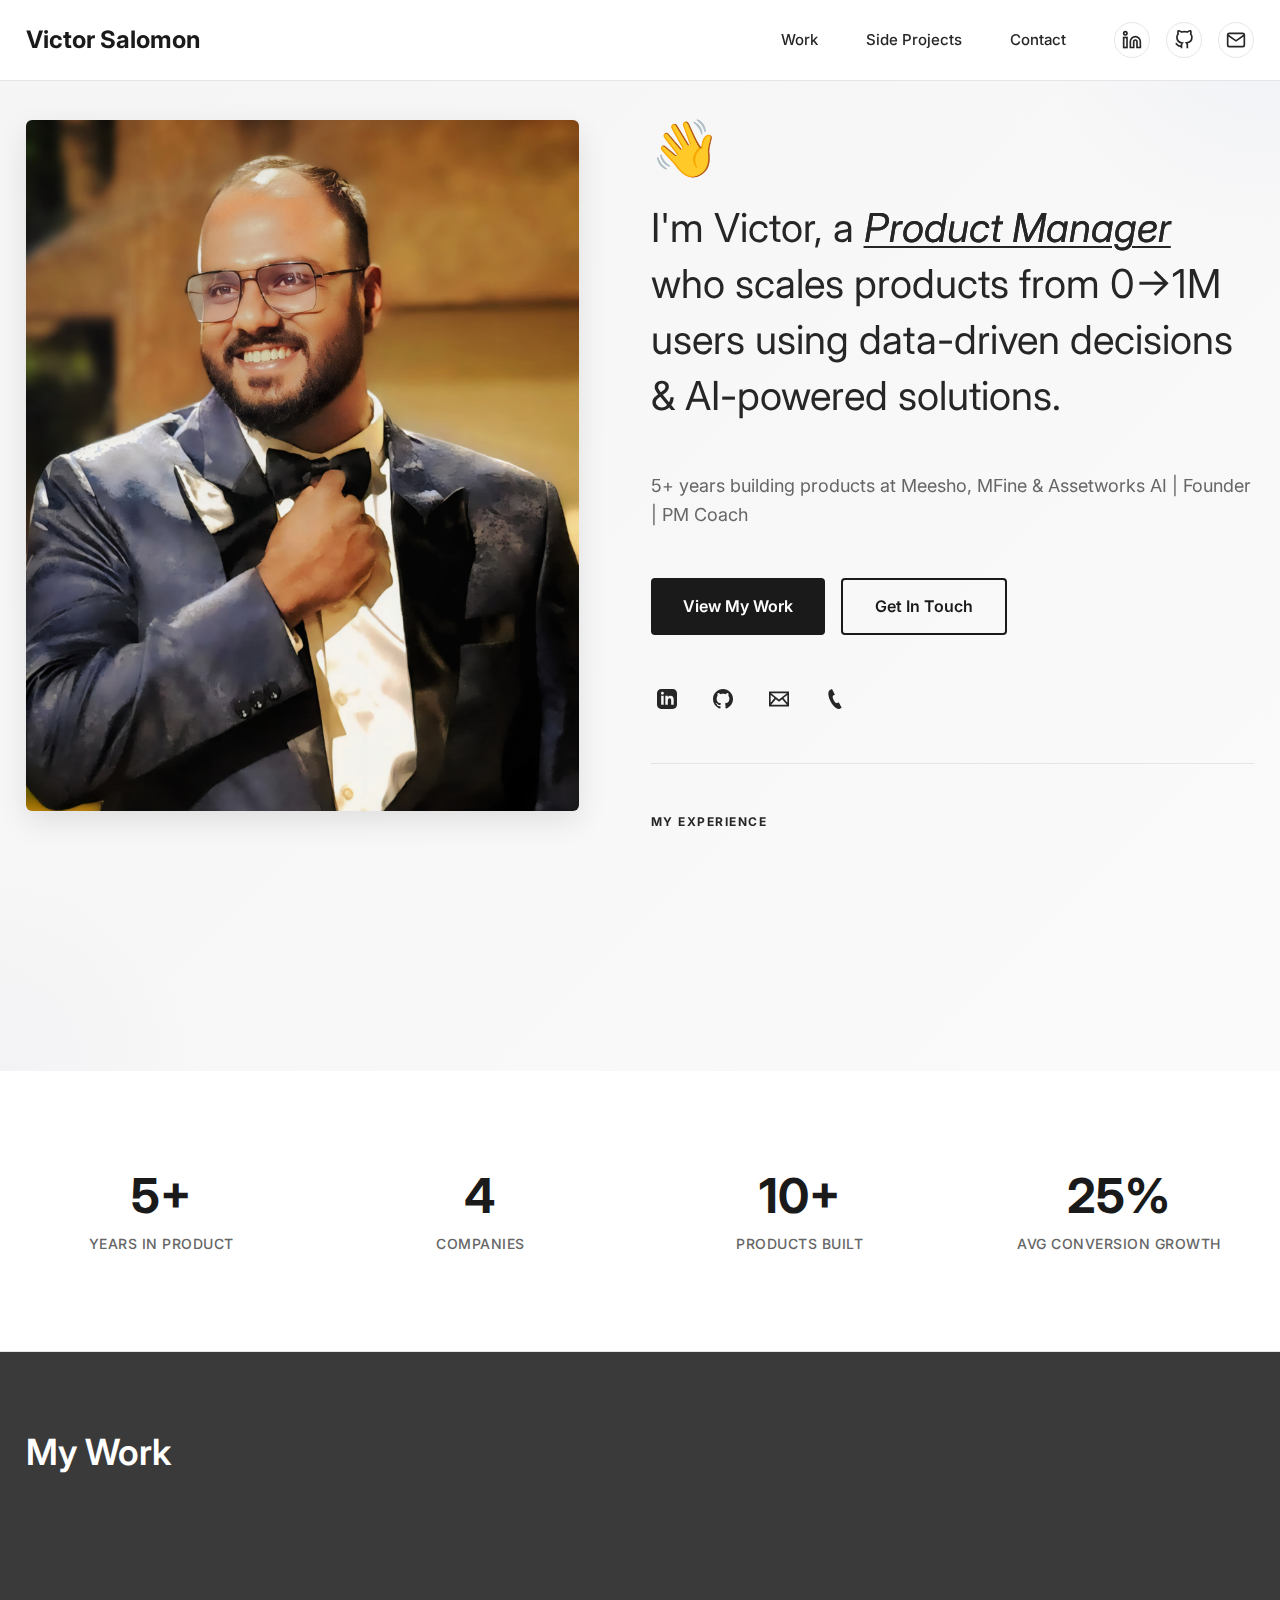
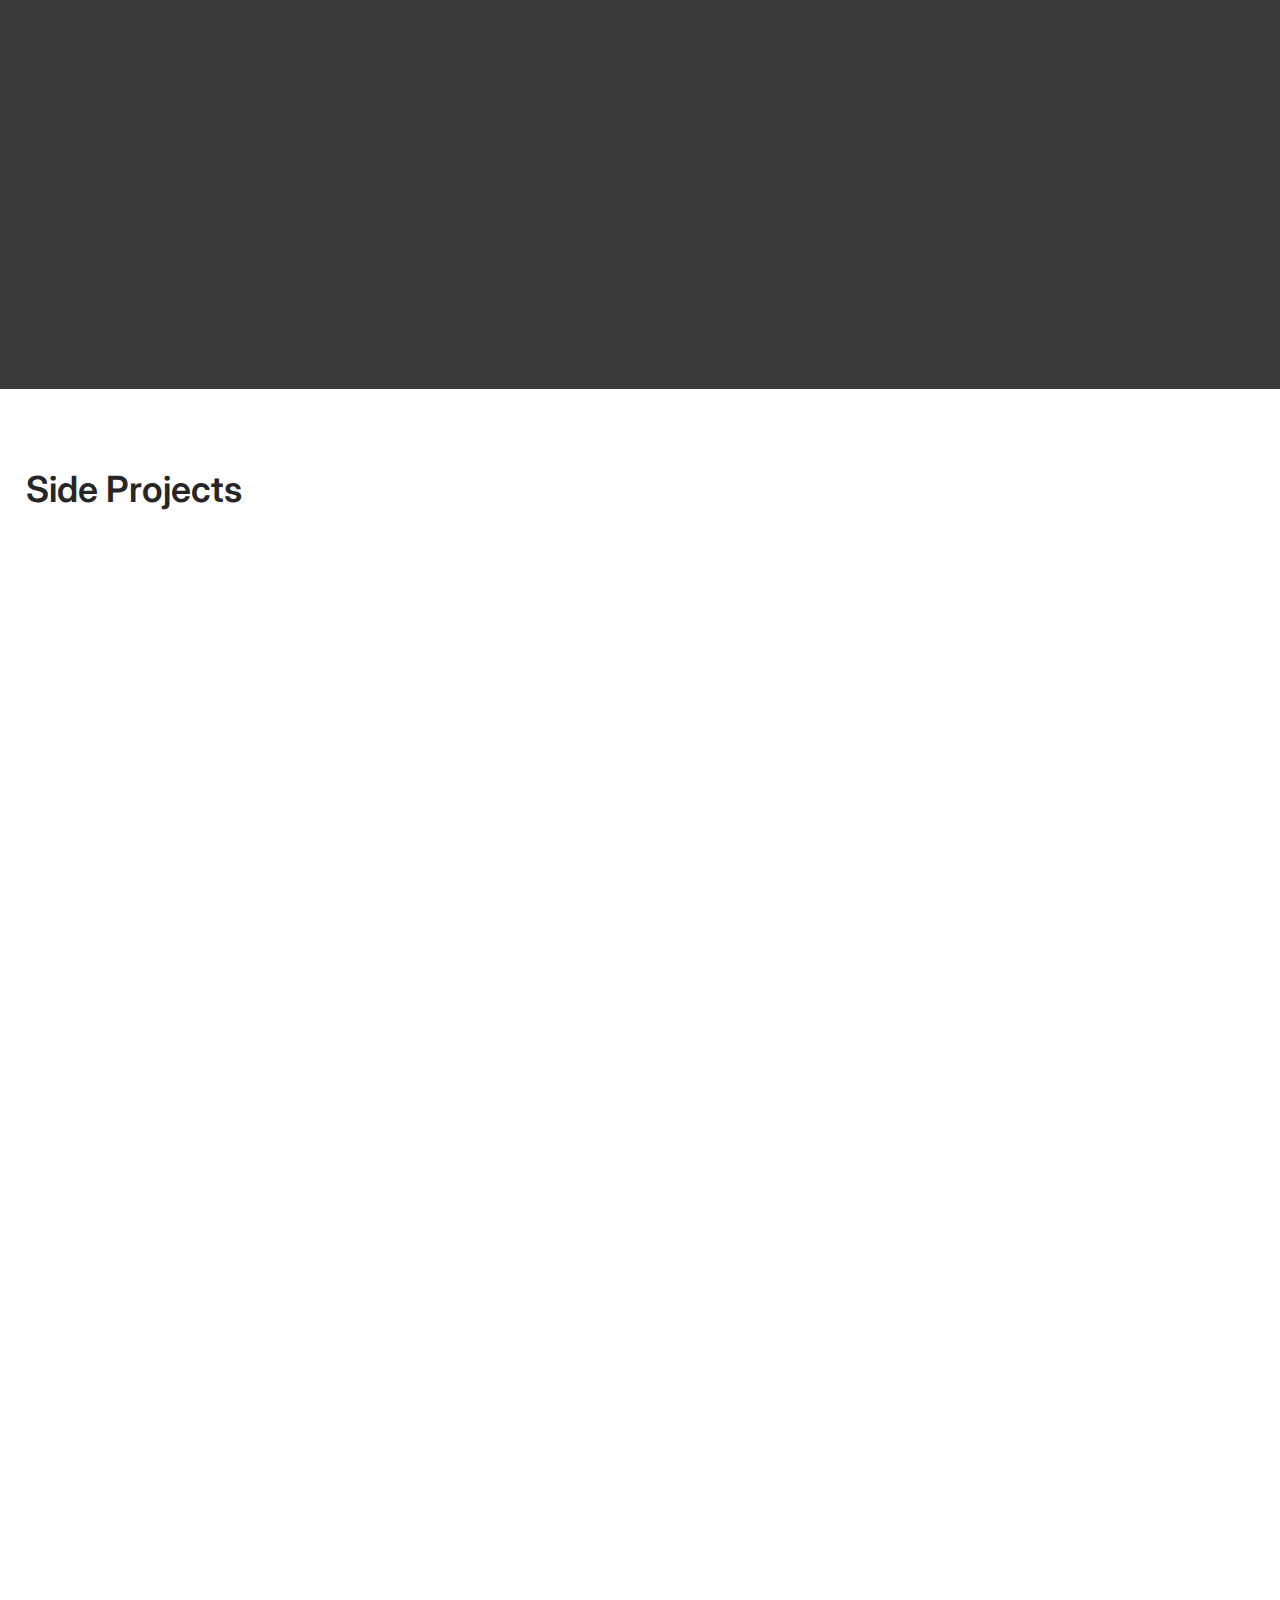
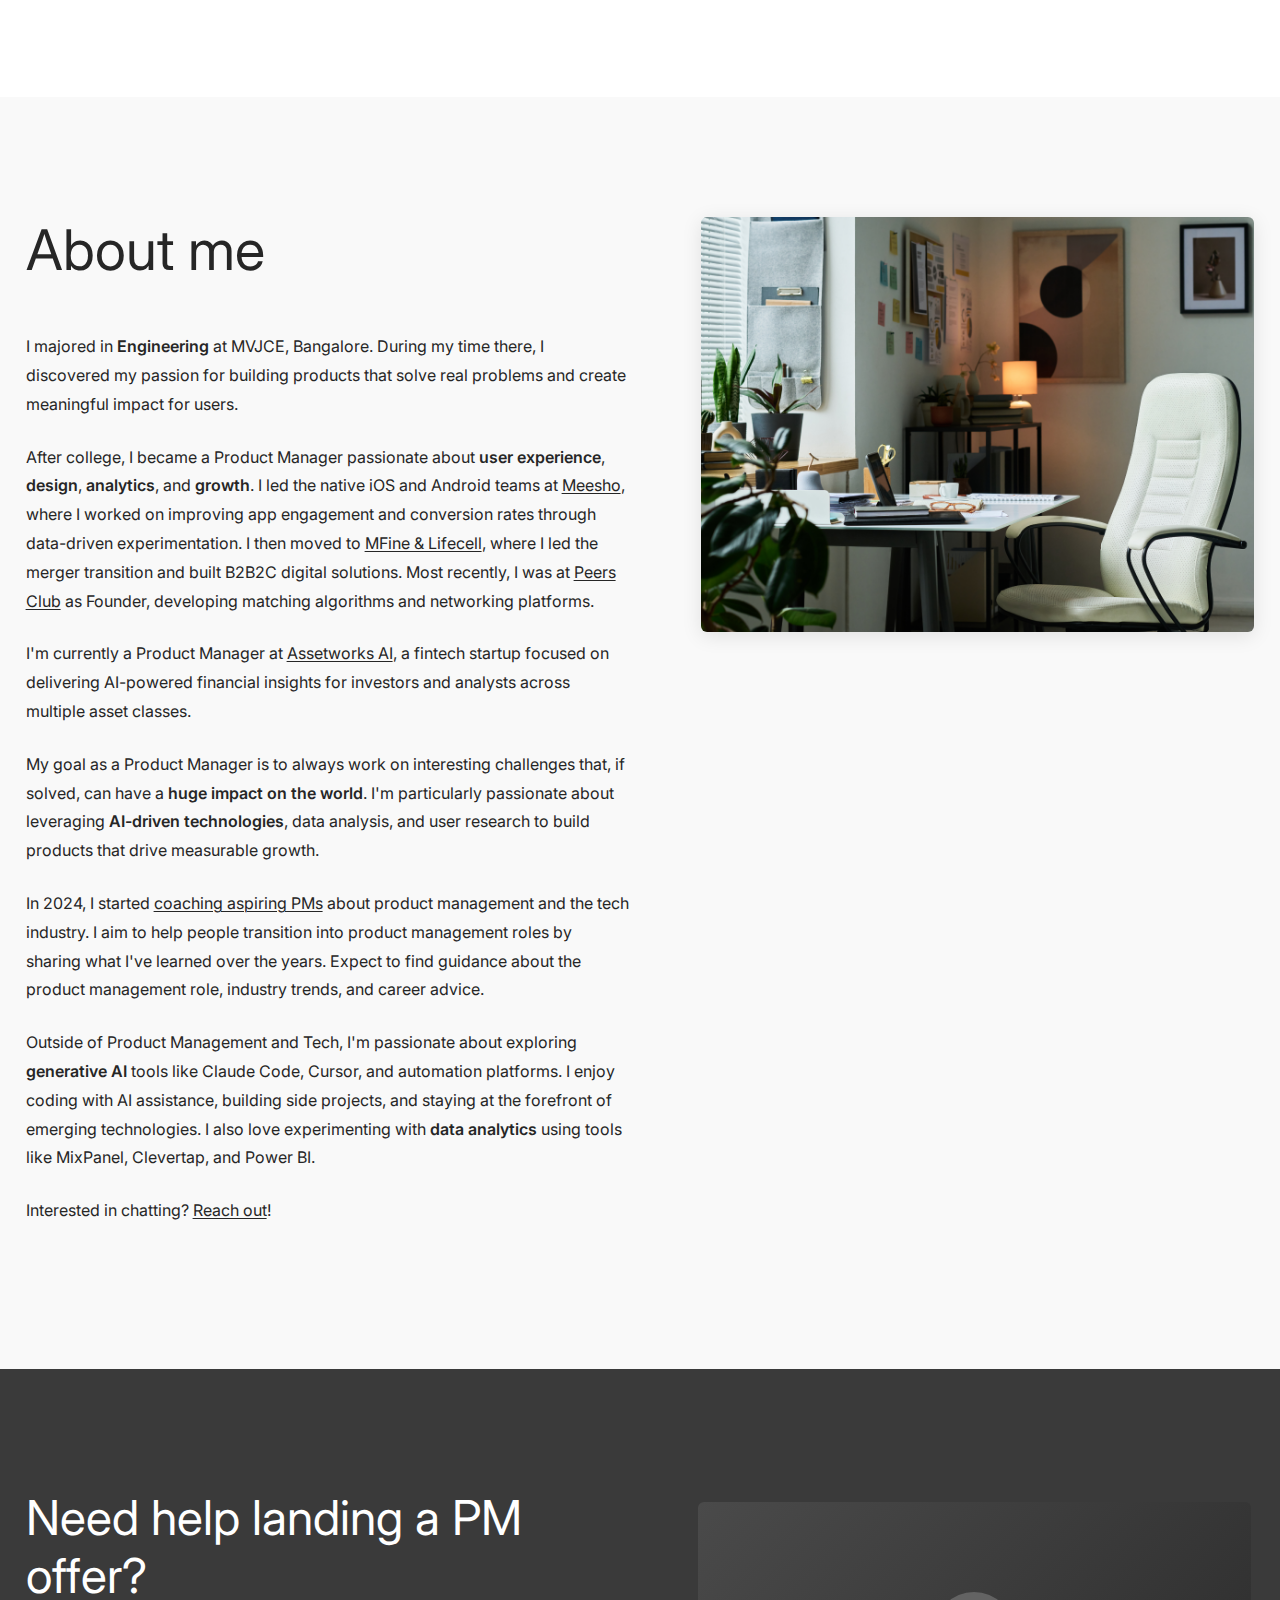
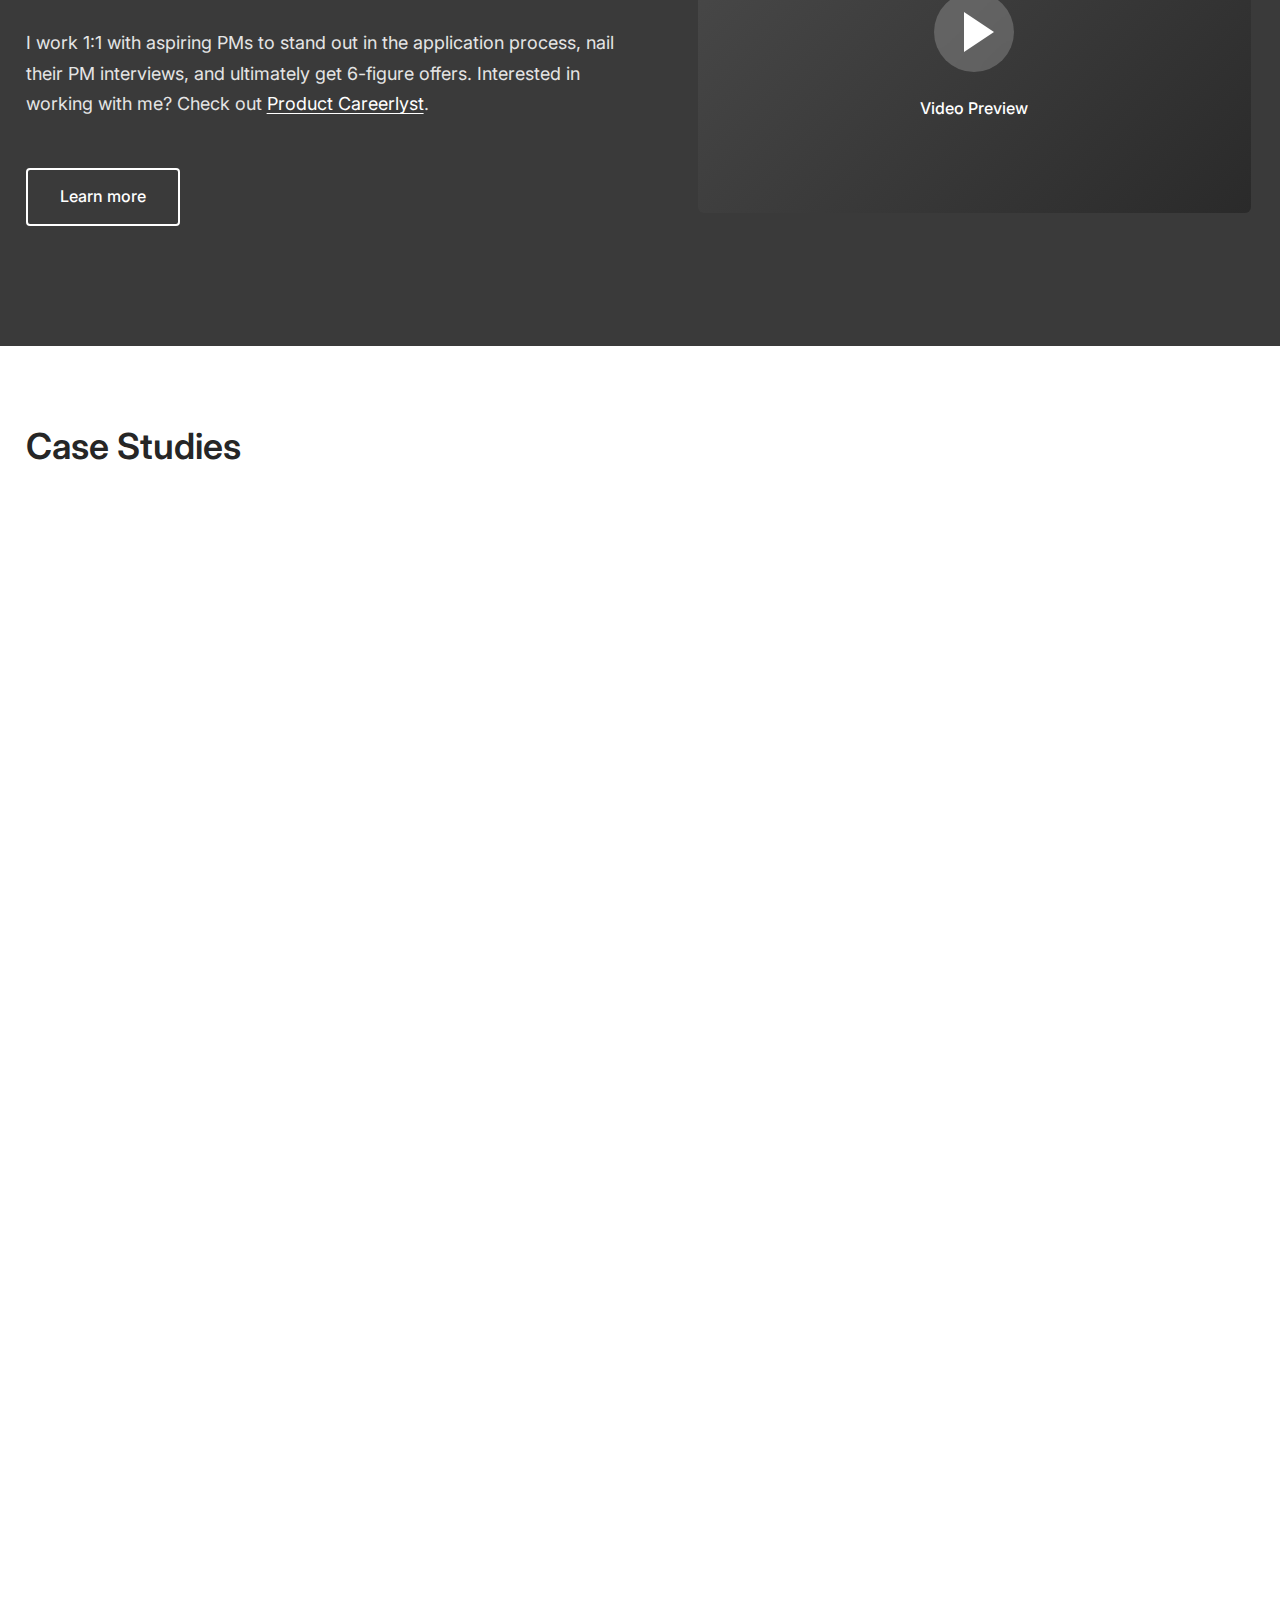
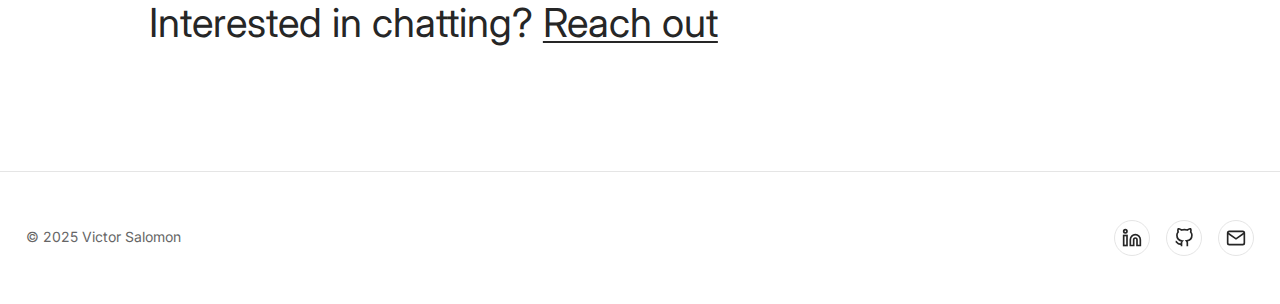
<file: index.html>
<!DOCTYPE html>
<html lang="en">
<head>
    <meta charset="UTF-8">
    <meta name="viewport" content="width=device-width, initial-scale=1.0">
    <title>Victor Salomon - Product Manager</title>
    <link rel="icon" href="data:image/svg+xml,<svg xmlns=%22http://www.w3.org/2000/svg%22 viewBox=%220 0 100 100%22><text y=%22.9em%22 font-size=%2290%22>👋</text></svg>">
    <link rel="stylesheet" href="css/styles.css">
    <link rel="preconnect" href="https://fonts.googleapis.com">
    <link rel="preconnect" href="https://fonts.gstatic.com" crossorigin>
    <link href="https://fonts.googleapis.com/css2?family=Inter:wght@300;400;500;600;700;800&display=swap" rel="stylesheet">
</head>
<body>
    <!-- Navigation -->
    <nav class="navigation">
        <div class="nav-container">
            <a href="index.html" class="nav-logo">Victor Salomon</a>
            <div class="nav-menu-wrapper">
                <ul class="nav-menu" id="navMenu">
                    <li><a href="#work" class="nav-link">Work</a></li>
                    <li><a href="#side-projects" class="nav-link">Side Projects</a></li>
                    <li><a href="pages/contact.html" class="nav-link">Contact</a></li>
                </ul>
                <div class="social-icons-header">
                    <a href="https://www.linkedin.com/in/victor-salomon" target="_blank" class="social-icon" aria-label="LinkedIn">
                        <svg width="20" height="20" viewBox="0 0 24 24" fill="none" stroke="currentColor" stroke-width="2">
                            <path d="M16 8a6 6 0 0 1 6 6v7h-4v-7a2 2 0 0 0-2-2 2 2 0 0 0-2 2v7h-4v-7a6 6 0 0 1 6-6z"></path>
                            <rect x="2" y="9" width="4" height="12"></rect>
                            <circle cx="4" cy="4" r="2"></circle>
                        </svg>
                    </a>
                    <a href="https://github.com/victorsolmn" target="_blank" class="social-icon" aria-label="GitHub">
                        <svg width="20" height="20" viewBox="0 0 24 24" fill="none" stroke="currentColor" stroke-width="2">
                            <path d="M9 19c-5 1.5-5-2.5-7-3m14 6v-3.87a3.37 3.37 0 0 0-.94-2.61c3.14-.35 6.44-1.54 6.44-7A5.44 5.44 0 0 0 20 4.77 5.07 5.07 0 0 0 19.91 1S18.73.65 16 2.48a13.38 13.38 0 0 0-7 0C6.27.65 5.09 1 5.09 1A5.07 5.07 0 0 0 5 4.77a5.44 5.44 0 0 0-1.5 3.78c0 5.42 3.3 6.61 6.44 7A3.37 3.37 0 0 0 9 18.13V22"></path>
                        </svg>
                    </a>
                    <a href="mailto:victorsolmn@gmail.com" class="social-icon" aria-label="Email">
                        <svg width="20" height="20" viewBox="0 0 24 24" fill="none" stroke="currentColor" stroke-width="2">
                            <path d="M4 4h16c1.1 0 2 .9 2 2v12c0 1.1-.9 2-2 2H4c-1.1 0-2-.9-2-2V6c0-1.1.9-2 2-2z"></path>
                            <polyline points="22,6 12,13 2,6"></polyline>
                        </svg>
                    </a>
                </div>
            </div>
            <button class="hamburger" id="hamburger" aria-label="Menu">
                <span></span>
                <span></span>
                <span></span>
            </button>
        </div>
    </nav>

    <!-- Hero Section -->
    <section class="hero-section">
        <div class="container">
            <div class="hero-wrapper">
                <!-- Profile Photo -->
                <div class="hero-image">
                    <img src="assets/images/profile-photo.png" alt="Victor Salomon - Product Manager" class="profile-photo">
                </div>

                <!-- Hero Content -->
                <div class="hero-content">
                    <div class="hero-emoji">👋</div>
                    <h1 class="hero-title">
                        I'm Victor, a <em>Product Manager</em> who scales products from 0→1M users using data-driven decisions & AI-powered solutions.
                    </h1>
                    <p class="hero-subtitle">
                        5+ years building products at Meesho, MFine & Assetworks AI  | Founder | PM Coach
                    </p>

                    <div class="hero-cta-buttons">
                        <a href="#work" class="cta-button-primary">View My Work</a>
                        <a href="pages/contact.html" class="cta-button-secondary">Get In Touch</a>
                    </div>

                    <div class="social-icons-hero">
                        <a href="https://www.linkedin.com/in/victor-salomon" target="_blank" class="social-icon-simple" aria-label="LinkedIn">
                            <svg width="20" height="20" viewBox="0 0 24 24" fill="currentColor">
                                <path d="M19 0h-14c-2.761 0-5 2.239-5 5v14c0 2.761 2.239 5 5 5h14c2.762 0 5-2.239 5-5v-14c0-2.761-2.238-5-5-5zm-11 19h-3v-11h3v11zm-1.5-12.268c-.966 0-1.75-.79-1.75-1.764s.784-1.764 1.75-1.764 1.75.79 1.75 1.764-.783 1.764-1.75 1.764zm13.5 12.268h-3v-5.604c0-3.368-4-3.113-4 0v5.604h-3v-11h3v1.765c1.396-2.586 7-2.777 7 2.476v6.759z"/>
                            </svg>
                        </a>
                        <a href="https://github.com/victorsolmn" target="_blank" class="social-icon-simple" aria-label="GitHub">
                            <svg width="20" height="20" viewBox="0 0 24 24" fill="currentColor">
                                <path d="M12 0c-6.626 0-12 5.373-12 12 0 5.302 3.438 9.8 8.207 11.387.599.111.793-.261.793-.577v-2.234c-3.338.726-4.033-1.416-4.033-1.416-.546-1.387-1.333-1.756-1.333-1.756-1.089-.745.083-.729.083-.729 1.205.084 1.839 1.237 1.839 1.237 1.07 1.834 2.807 1.304 3.492.997.107-.775.418-1.305.762-1.604-2.665-.305-5.467-1.334-5.467-5.931 0-1.311.469-2.381 1.236-3.221-.124-.303-.535-1.524.117-3.176 0 0 1.008-.322 3.301 1.23.957-.266 1.983-.399 3.003-.404 1.02.005 2.047.138 3.006.404 2.291-1.552 3.297-1.23 3.297-1.23.653 1.653.242 2.874.118 3.176.77.84 1.235 1.911 1.235 3.221 0 4.609-2.807 5.624-5.479 5.921.43.372.823 1.102.823 2.222v3.293c0 .319.192.694.801.576 4.765-1.589 8.199-6.086 8.199-11.386 0-6.627-5.373-12-12-12z"/>
                            </svg>
                        </a>
                        <a href="mailto:victorsolmn@gmail.com" class="social-icon-simple" aria-label="Email">
                            <svg width="20" height="20" viewBox="0 0 24 24" fill="currentColor">
                                <path d="M0 3v18h24v-18h-24zm6.623 7.929l-4.623 5.712v-9.458l4.623 3.746zm-4.141-5.929h19.035l-9.517 7.713-9.518-7.713zm5.694 7.188l3.824 3.099 3.83-3.104 5.612 6.817h-18.779l5.513-6.812zm9.208-1.264l4.616-3.741v9.348l-4.616-5.607z"/>
                            </svg>
                        </a>
                        <a href="tel:+919901575048" class="social-icon-simple" aria-label="Phone">
                            <svg width="20" height="20" viewBox="0 0 24 24" fill="currentColor">
                                <path d="M20 22.621l-3.521-6.795c-.008.004-1.974.97-2.064 1.011-2.24 1.086-6.799-7.82-4.609-8.994l2.083-1.026-3.493-6.817-2.106 1.039c-7.202 3.755 4.233 25.982 11.6 22.615.121-.055 2.102-1.029 2.11-1.033z"/>
                            </svg>
                        </a>
                    </div>

                    <div class="divider"></div>

                    <!-- MY EXPERIENCE Section -->
                    <div class="my-experience">
                        <h2 class="experience-heading">MY EXPERIENCE</h2>
                        <div class="experience-list">
                            <div class="experience-item">
                                <a href="pages/assetworks.html" class="experience-link">Assetworks AI</a>
                                <span class="experience-arrow">→</span>
                                <span class="experience-role">Product Manager (Jan 2025 — Present)</span>
                            </div>
                            <div class="experience-item">
                                <a href="pages/peersclub.html" class="experience-link">Peers Club</a>
                                <span class="experience-arrow">→</span>
                                <span class="experience-role">Founder (Mar 2024 — Dec 2024)</span>
                            </div>
                            <div class="experience-item">
                                <a href="pages/mfine-lifecell.html" class="experience-link">MFine & Lifecell</a>
                                <span class="experience-arrow">→</span>
                                <span class="experience-role">Product Manager (Feb 2021 — Dec 2023)</span>
                            </div>
                            <div class="experience-item">
                                <a href="pages/meesho.html" class="experience-link">Meesho</a>
                                <span class="experience-arrow">→</span>
                                <span class="experience-role">Senior Marketing Associate (Jan 2019 — Oct 2020)</span>
                            </div>
                        </div>
                    </div>
                </div>
            </div>
        </div>
    </section>

    <!-- Impact Stats Section -->
    <section class="impact-stats-section">
        <div class="container">
            <div class="stats-grid">
                <div class="stat-item">
                    <div class="stat-number">5+</div>
                    <div class="stat-label">Years in Product</div>
                </div>
                <div class="stat-item">
                    <div class="stat-number">4</div>
                    <div class="stat-label">Companies</div>
                </div>
                <div class="stat-item">
                    <div class="stat-number">10+</div>
                    <div class="stat-label">Products Built</div>
                </div>
                <div class="stat-item">
                    <div class="stat-number">25%</div>
                    <div class="stat-label">Avg Conversion Growth</div>
                </div>
            </div>
        </div>
    </section>

    <!-- My Work Section -->
    <section id="work" class="work-section">
        <div class="container">
            <h2 class="section-heading">My Work</h2>

            <div class="grid projects-grid">

                <!-- Assetworks AI -->
                <article class="project-card" data-aos="fade-up">
                    <h3 class="company-name">Assetworks AI</h3>
                    <a href="pages/assetworks.html" class="project-link">
                        <div class="project-image">
                            <img src="assets/images/assetworks-logo.png" alt="Assetworks AI" class="project-logo-img">
                        </div>
                        <div class="project-info">
                            <p class="project-description">
                                Led end-to-end product lifecycle from concept validation to MVP launch, integrating AI-driven technologies to deliver scalable financial insights platform.
                            </p>
                        </div>
                        <button class="view-projects-btn">View Projects</button>
                    </a>
                </article>

                <!-- Peers Club -->
                <article class="project-card" data-aos="fade-up" data-aos-delay="100">
                    <h3 class="company-name">Peers Club</h3>
                    <a href="pages/peersclub.html" class="project-link">
                        <div class="project-image peers-club-bg">
                            <div class="project-logo">
                                <span class="logo-text">Peers Club</span>
                            </div>
                        </div>
                        <div class="project-info">
                            <p class="project-description">
                                Founded networking platform with intelligent matching algorithm. Conducted user research and developed invitation system with calendar integration.
                            </p>
                        </div>
                        <button class="view-projects-btn">View Projects</button>
                    </a>
                </article>

                <!-- MFine & Lifecell -->
                <article class="project-card" data-aos="fade-up" data-aos-delay="200">
                    <h3 class="company-name">MFine & Lifecell</h3>
                    <a href="pages/mfine-lifecell.html" class="project-link">
                        <div class="project-image mfine-lifecell-bg">
                            <img src="assets/images/mfine-logo.png" alt="MFine" class="project-logo-img mfine-logo">
                            <img src="assets/images/lifecell-logo.png" alt="Lifecell" class="project-logo-img lifecell-logo">
                        </div>
                        <div class="project-info">
                            <p class="project-description">
                                Led merger transition efforts. Developed B2B2C digital ordering system increasing adoption by 40%. Reduced manual work by 75% through API automation.
                            </p>
                        </div>
                        <button class="view-projects-btn">View Projects</button>
                    </a>
                </article>

                <!-- Meesho -->
                <article class="project-card" data-aos="fade-up" data-aos-delay="300">
                    <h3 class="company-name">Meesho</h3>
                    <a href="pages/meesho.html" class="project-link">
                        <div class="project-image">
                            <img src="assets/images/meesho-logo.png" alt="Meesho" class="project-logo-img">
                        </div>
                        <div class="project-info">
                            <p class="project-description">
                                Increased push notification conversion rates by 25% through A/B testing and segmentation using Clevertap & Mixpanel.
                            </p>
                        </div>
                        <button class="view-projects-btn">View Projects</button>
                    </a>
                </article>

            </div>
        </div>
    </section>

    <!-- Side Projects Section -->
    <section id="side-projects" class="side-projects-section">
        <div class="container">
            <h2 class="section-heading">Side Projects</h2>

            <div class="grid projects-grid">

                <article class="project-card" data-aos="fade-up">
                    <h3 class="company-name">Streaker App</h3>
                    <a href="https://docs.google.com/document/d/1pOgYQuLLUmUhLoRSLp7n-upT0s1Fh5PT6iOp15dKnyg/edit?usp=sharing" target="_blank" class="project-link">
                        <div class="project-image case-study-image">
                            <img src="assets/images/streaker_thumbnail.png" alt="Streaker App" class="case-study-img">
                        </div>
                        <div class="project-info">
                            <p class="project-description">
                                Full-stack health & fitness app built with <strong>Flutter + Supabase</strong>. Integrated <strong>Health Connect API</strong> for automated tracking. Features include <strong>streak gamification</strong>, <strong>AI-powered nutrition logging</strong>, and goal management across <strong>10+ health metrics</strong>.
                            </p>
                        </div>
                        <button class="view-projects-btn">View Case Study</button>
                    </a>
                </article>

                <article class="project-card" data-aos="fade-up" data-aos-delay="100">
                    <h3 class="company-name">Healthy Me Tool</h3>
                    <a href="https://health-me-project.netlify.app/" target="_blank" class="project-link">
                        <div class="project-image case-study-image">
                            <img src="assets/images/healthy.png" alt="Healthy Me Tool" class="case-study-img">
                        </div>
                        <div class="project-info">
                            <p class="project-description">
                                Interactive health calculator built with <strong>vanilla JavaScript</strong>. Features <strong>BMI calculation</strong>, <strong>calorie tracking with macro breakdown</strong>, and personalized wellness recommendations. Fully responsive design with <strong>100% client-side processing</strong>.
                            </p>
                        </div>
                        <button class="view-projects-btn">Try Live Demo</button>
                    </a>
                </article>

                <article class="project-card" data-aos="fade-up" data-aos-delay="200">
                    <h3 class="company-name">Peers Club</h3>
                    <a href="https://peersclub.netlify.app" target="_blank" class="project-link">
                        <div class="project-image case-study-image">
                            <img src="assets/images/peersclub.png" alt="Peers Club" class="case-study-img">
                        </div>
                        <div class="project-info">
                            <p class="project-description">
                                Professional networking platform with <strong>intelligent matching algorithm</strong> built using <strong>Next.js + Supabase</strong>. Developed <strong>custom scoring system</strong> for professional compatibility and integrated <strong>Google Calendar API</strong> for seamless meeting scheduling.
                            </p>
                        </div>
                        <button class="view-projects-btn">View Live Demo</button>
                    </a>
                </article>

                <article class="project-card" data-aos="fade-up" data-aos-delay="300">
                    <h3 class="company-name">Broadway Sellers Platform</h3>
                    <a href="https://broadway-a1e.pages.dev/" target="_blank" class="project-link">
                        <div class="project-image case-study-image">
                            <img src="assets/images/broadway-consumer.png" alt="Broadway Sellers Platform" class="case-study-img">
                        </div>
                        <div class="project-info">
                            <p class="project-description">
                                <strong>B2C marketplace platform</strong> built with <strong>React</strong>. Designed user-friendly interface for ticket browsing, <strong>real-time availability tracking</strong>, and streamlined checkout flow. Optimized for <strong>mobile-first experience</strong> with responsive design.
                            </p>
                        </div>
                        <button class="view-projects-btn">View Live Demo</button>
                    </a>
                </article>

                <article class="project-card" data-aos="fade-up" data-aos-delay="400">
                    <h3 class="company-name">Broadway Retailers Hub</h3>
                    <a href="https://broadway-retailers.netlify.app/" target="_blank" class="project-link">
                        <div class="project-image case-study-image">
                            <img src="assets/images/broadway-retailer.png" alt="Broadway Retailers Hub" class="case-study-img">
                        </div>
                        <div class="project-info">
                            <p class="project-description">
                                <strong>B2B vendor dashboard</strong> built with <strong>React + Tailwind CSS</strong>. Features <strong>comprehensive analytics dashboard</strong>, <strong>real-time inventory management</strong>, <strong>sales reporting</strong>, and <strong>multi-vendor support</strong>. Designed for scalable operations management.
                            </p>
                        </div>
                        <button class="view-projects-btn">View Live Demo</button>
                    </a>
                </article>

            </div>
        </div>
    </section>

    <!-- About Me Section -->
    <section class="about-me-section">
        <div class="container">
            <div class="about-me-wrapper">
                <div class="about-me-content">
                    <h2 class="about-me-heading">About me</h2>

                    <p class="about-me-text">
                        I majored in <strong>Engineering</strong> at MVJCE, Bangalore. During my time there, I discovered my passion for building products that solve real problems and create meaningful impact for users.
                    </p>

                    <p class="about-me-text">
                        After college, I became a Product Manager passionate about <strong>user experience</strong>, <strong>design</strong>, <strong>analytics</strong>, and <strong>growth</strong>. I led the native iOS and Android teams at <a href="pages/meesho.html" class="about-link">Meesho</a>, where I worked on improving app engagement and conversion rates through data-driven experimentation. I then moved to <a href="pages/mfine-lifecell.html" class="about-link">MFine & Lifecell</a>, where I led the merger transition and built B2B2C digital solutions. Most recently, I was at <a href="pages/peersclub.html" class="about-link">Peers Club</a> as Founder, developing matching algorithms and networking platforms.
                    </p>

                    <p class="about-me-text">
                        I'm currently a Product Manager at <a href="pages/assetworks.html" class="about-link">Assetworks AI</a>, a fintech startup focused on delivering AI-powered financial insights for investors and analysts across multiple asset classes.
                    </p>

                    <p class="about-me-text">
                        My goal as a Product Manager is to always work on interesting challenges that, if solved, can have a <strong>huge impact on the world</strong>. I'm particularly passionate about leveraging <strong>AI-driven technologies</strong>, data analysis, and user research to build products that drive measurable growth.
                    </p>

                    <p class="about-me-text">
                        In 2024, I started <a href="https://topmate.io/victor_salomon" target="_blank" class="about-link">coaching aspiring PMs</a> about product management and the tech industry. I aim to help people transition into product management roles by sharing what I've learned over the years. Expect to find guidance about the product management role, industry trends, and career advice.
                    </p>

                    <p class="about-me-text">
                        Outside of Product Management and Tech, I'm passionate about exploring <strong>generative AI</strong> tools like Claude Code, Cursor, and automation platforms. I enjoy coding with AI assistance, building side projects, and staying at the forefront of emerging technologies. I also love experimenting with <strong>data analytics</strong> using tools like MixPanel, Clevertap, and Power BI.
                    </p>

                    <p class="about-me-text">
                        Interested in chatting? <a href="pages/contact.html" class="about-link">Reach out</a>!
                    </p>
                </div>

                <div class="about-me-image">
                    <img src="assets/images/workspace.png" alt="Victor's Workspace" class="workspace-image">
                </div>
            </div>
        </div>
    </section>

    <!-- Career Coaching CTA Section -->
    <section class="coaching-cta-section">
        <div class="container">
            <div class="coaching-wrapper">
                <div class="coaching-content">
                    <h2 class="coaching-title">Need help landing a PM offer?</h2>
                    <p class="coaching-description">
                        I work 1:1 with aspiring PMs to stand out in the application process, nail their PM interviews,
                        and ultimately get 6-figure offers. Interested in working with me? Check out
                        <a href="https://topmate.io/victor_salomon/?utm_source=topmate&utm_medium=popup&utm_campaign=Page_Ready"
                           target="_blank"
                           class="coaching-inline-link">Product Careerlyst</a>.
                    </p>
                    <a href="https://topmate.io/victor_salomon/?utm_source=topmate&utm_medium=popup&utm_campaign=Page_Ready"
                       target="_blank"
                       class="coaching-button">Learn more</a>
                </div>
                <div class="coaching-video">
                    <a href="https://topmate.io/victor_salomon/?utm_source=topmate&utm_medium=popup&utm_campaign=Page_Ready"
                       target="_blank"
                       class="video-placeholder">
                        <div class="play-button">
                            <svg width="80" height="80" viewBox="0 0 80 80" fill="white">
                                <polygon points="30,20 30,60 60,40"/>
                            </svg>
                        </div>
                        <span class="video-text">Video Preview</span>
                    </a>
                </div>
            </div>
        </div>
    </section>

    <!-- Case Studies Section -->
    <section id="case-studies" class="case-studies-section">
        <div class="container">
            <h2 class="section-heading">Case Studies</h2>

            <div class="grid projects-grid">

                <article class="project-card" data-aos="fade-up">
                    <h3 class="company-name">ICICI Lombard TakeCare</h3>
                    <a href="https://medium.com/@victorvicky/about-il-takecare-app-fc927c4ade1e" target="_blank" class="project-link">
                        <div class="project-image case-study-image">
                            <img src="assets/images/icici-case-study.jpg" alt="ICICI Lombard TakeCare Case Study" class="case-study-img">
                        </div>
                        <div class="project-info">
                            <p class="project-description">
                                Product case study exploring the UI/UX improvements for ICICI Lombard's health insurance app.
                            </p>
                        </div>
                        <button class="view-projects-btn">Read Case Study</button>
                    </a>
                </article>

                <article class="project-card" data-aos="fade-up" data-aos-delay="100">
                    <h3 class="company-name">Duolingo Teardown</h3>
                    <a href="https://drive.google.com/file/d/1j6O52nPj0uXglQr93J30d9eWbuzx_d28/view?usp=sharing" target="_blank" class="project-link">
                        <div class="project-image case-study-image">
                            <img src="assets/images/duolingo-case-study.jpg" alt="Duolingo Teardown Case Study" class="case-study-img">
                        </div>
                        <div class="project-info">
                            <p class="project-description">
                                Comprehensive product teardown analyzing Duolingo's engagement and monetization strategies.
                            </p>
                        </div>
                        <button class="view-projects-btn">Read Case Study</button>
                    </a>
                </article>

                <article class="project-card" data-aos="fade-up" data-aos-delay="200">
                    <h3 class="company-name">Swiggy Case Study</h3>
                    <a href="https://drive.google.com/file/d/1g1NgpElg__Tj6JwN9fUlvLdIw2CYeiR9/view?usp=sharing" target="_blank" class="project-link">
                        <div class="project-image case-study-image">
                            <img src="assets/images/swiggy-case-study.jpg" alt="Swiggy Case Study" class="case-study-img">
                        </div>
                        <div class="project-info">
                            <p class="project-description">
                                Product case study analyzing Swiggy's business model, user experience, and growth strategies in the food delivery market.
                            </p>
                        </div>
                        <button class="view-projects-btn">Read Case Study</button>
                    </a>
                </article>

                <article class="project-card" data-aos="fade-up" data-aos-delay="300">
                    <h3 class="company-name">Instamart AOV Growth</h3>
                    <a href="https://drive.google.com/file/d/1RBaRLoWixmCNr658E8HsgmgIq9twc8qz/view?usp=sharing" target="_blank" class="project-link">
                        <div class="project-image case-study-image">
                            <img src="assets/images/instamart-case-study.jpg" alt="Instamart AOV Growth Case Study" class="case-study-img">
                        </div>
                        <div class="project-info">
                            <p class="project-description">
                                Product case study focused on increasing Average Order Value through strategic feature improvements.
                            </p>
                        </div>
                        <button class="view-projects-btn">Read Case Study</button>
                    </a>
                </article>

                <article class="project-card" data-aos="fade-up" data-aos-delay="400">
                    <h3 class="company-name">YourDOST Onboarding</h3>
                    <a href="https://drive.google.com/file/d/1krcmGR5oopw-w9e53hPji6pUO80qA6QN/view?usp=sharing" target="_blank" class="project-link">
                        <div class="project-image case-study-image">
                            <img src="assets/images/yourdost-case-study.jpg" alt="YourDOST Onboarding Case Study" class="case-study-img">
                        </div>
                        <div class="project-info">
                            <p class="project-description">
                                User onboarding optimization project improving first-time user experience and engagement metrics.
                            </p>
                        </div>
                        <button class="view-projects-btn">Read Case Study</button>
                    </a>
                </article>

            </div>
        </div>
    </section>

    <!-- CTA Section -->
    <section class="cta-section">
        <div class="container">
            <div class="grid">
                <div class="cta-content">
                    <h2 class="cta-title">Interested in chatting? <a href="pages/contact.html" class="cta-link">Reach out</a></h2>
                </div>
            </div>
        </div>
    </section>

    <!-- Footer -->
    <footer class="footer">
        <div class="container">
            <div class="footer-content">
                <p>&copy; 2025 Victor Salomon</p>
                <div class="social-icons-footer">
                    <a href="https://www.linkedin.com/in/victor-salomon" target="_blank" class="social-icon" aria-label="LinkedIn">
                        <svg width="20" height="20" viewBox="0 0 24 24" fill="none" stroke="currentColor" stroke-width="2">
                            <path d="M16 8a6 6 0 0 1 6 6v7h-4v-7a2 2 0 0 0-2-2 2 2 0 0 0-2 2v7h-4v-7a6 6 0 0 1 6-6z"></path>
                            <rect x="2" y="9" width="4" height="12"></rect>
                            <circle cx="4" cy="4" r="2"></circle>
                        </svg>
                    </a>
                    <a href="https://github.com/victorsolmn" target="_blank" class="social-icon" aria-label="GitHub">
                        <svg width="20" height="20" viewBox="0 0 24 24" fill="none" stroke="currentColor" stroke-width="2">
                            <path d="M9 19c-5 1.5-5-2.5-7-3m14 6v-3.87a3.37 3.37 0 0 0-.94-2.61c3.14-.35 6.44-1.54 6.44-7A5.44 5.44 0 0 0 20 4.77 5.07 5.07 0 0 0 19.91 1S18.73.65 16 2.48a13.38 13.38 0 0 0-7 0C6.27.65 5.09 1 5.09 1A5.07 5.07 0 0 0 5 4.77a5.44 5.44 0 0 0-1.5 3.78c0 5.42 3.3 6.61 6.44 7A3.37 3.37 0 0 0 9 18.13V22"></path>
                        </svg>
                    </a>
                    <a href="mailto:victorsolmn@gmail.com" class="social-icon" aria-label="Email">
                        <svg width="20" height="20" viewBox="0 0 24 24" fill="none" stroke="currentColor" stroke-width="2">
                            <path d="M4 4h16c1.1 0 2 .9 2 2v12c0 1.1-.9 2-2 2H4c-1.1 0-2-.9-2-2V6c0-1.1.9-2 2-2z"></path>
                            <polyline points="22,6 12,13 2,6"></polyline>
                        </svg>
                    </a>
                </div>
            </div>
        </div>
    </footer>

    <script src="js/script.js"></script>
</body>
</html>
</file>
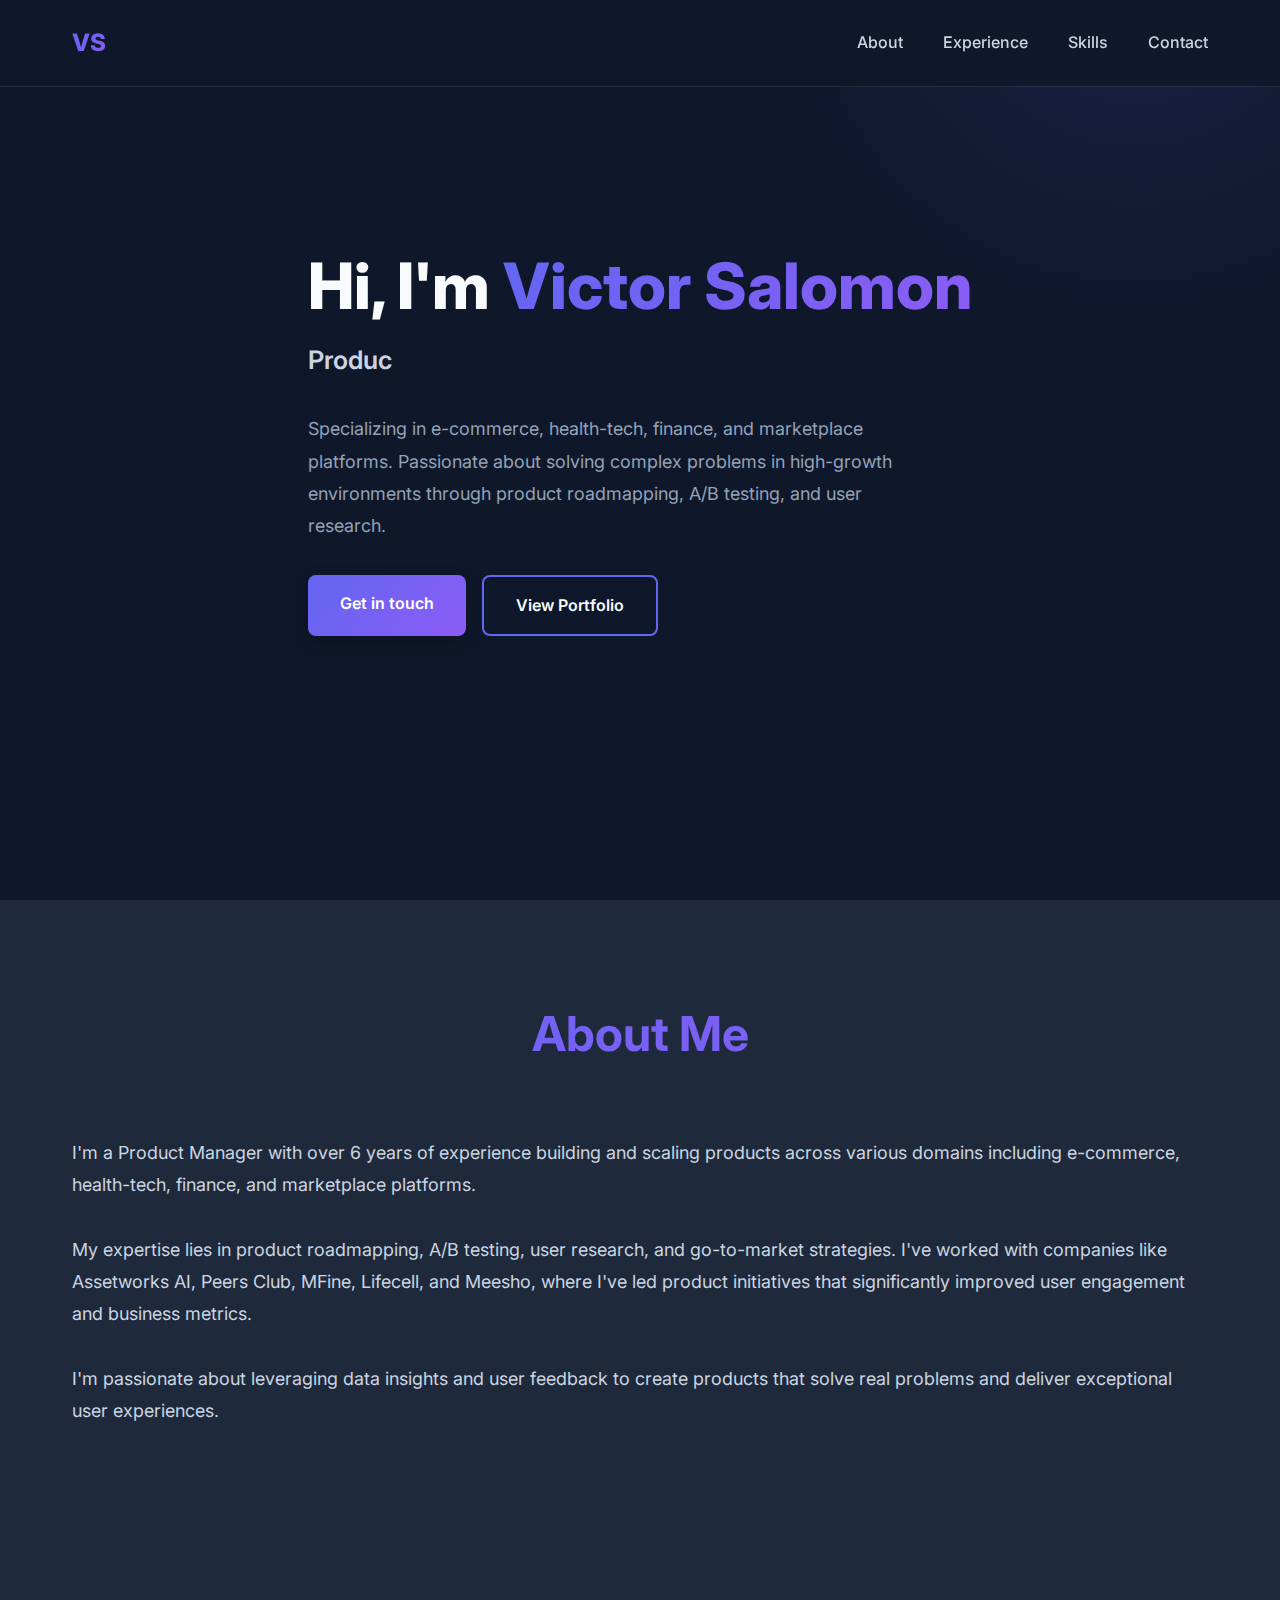
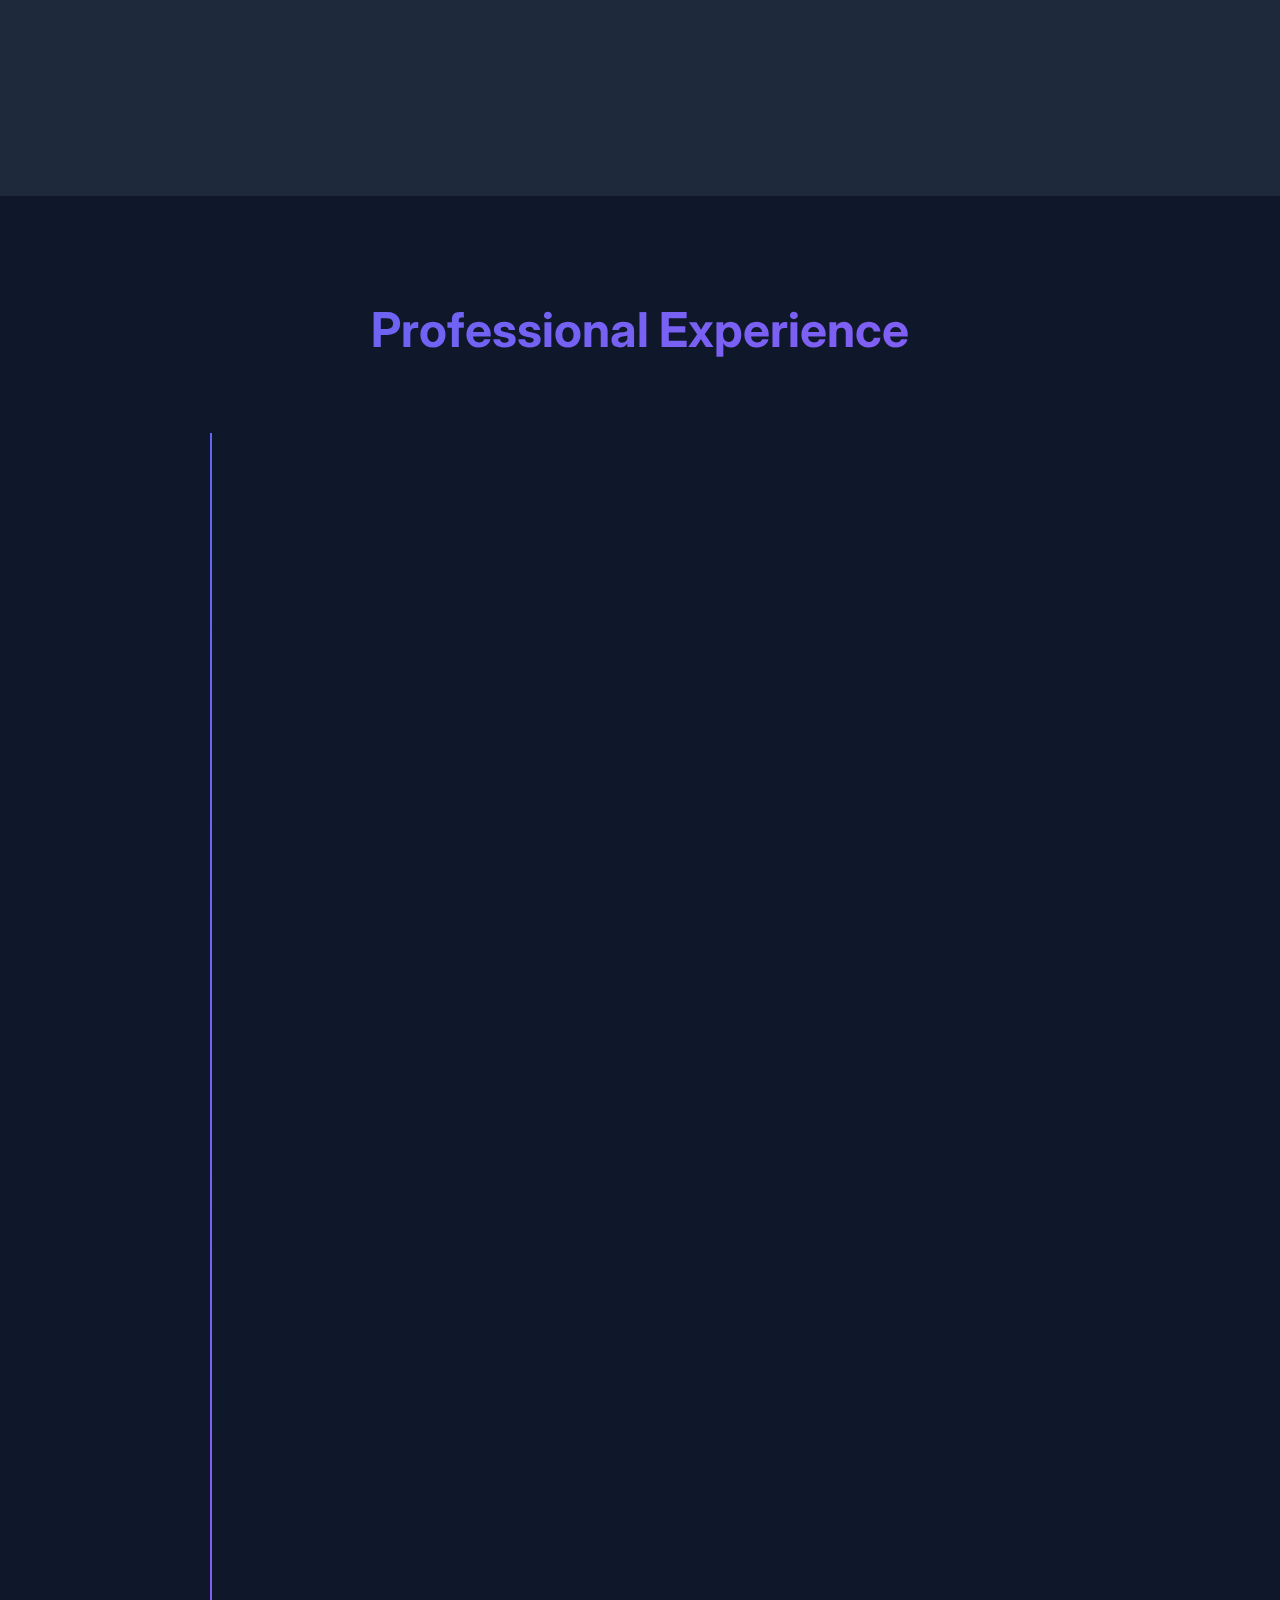
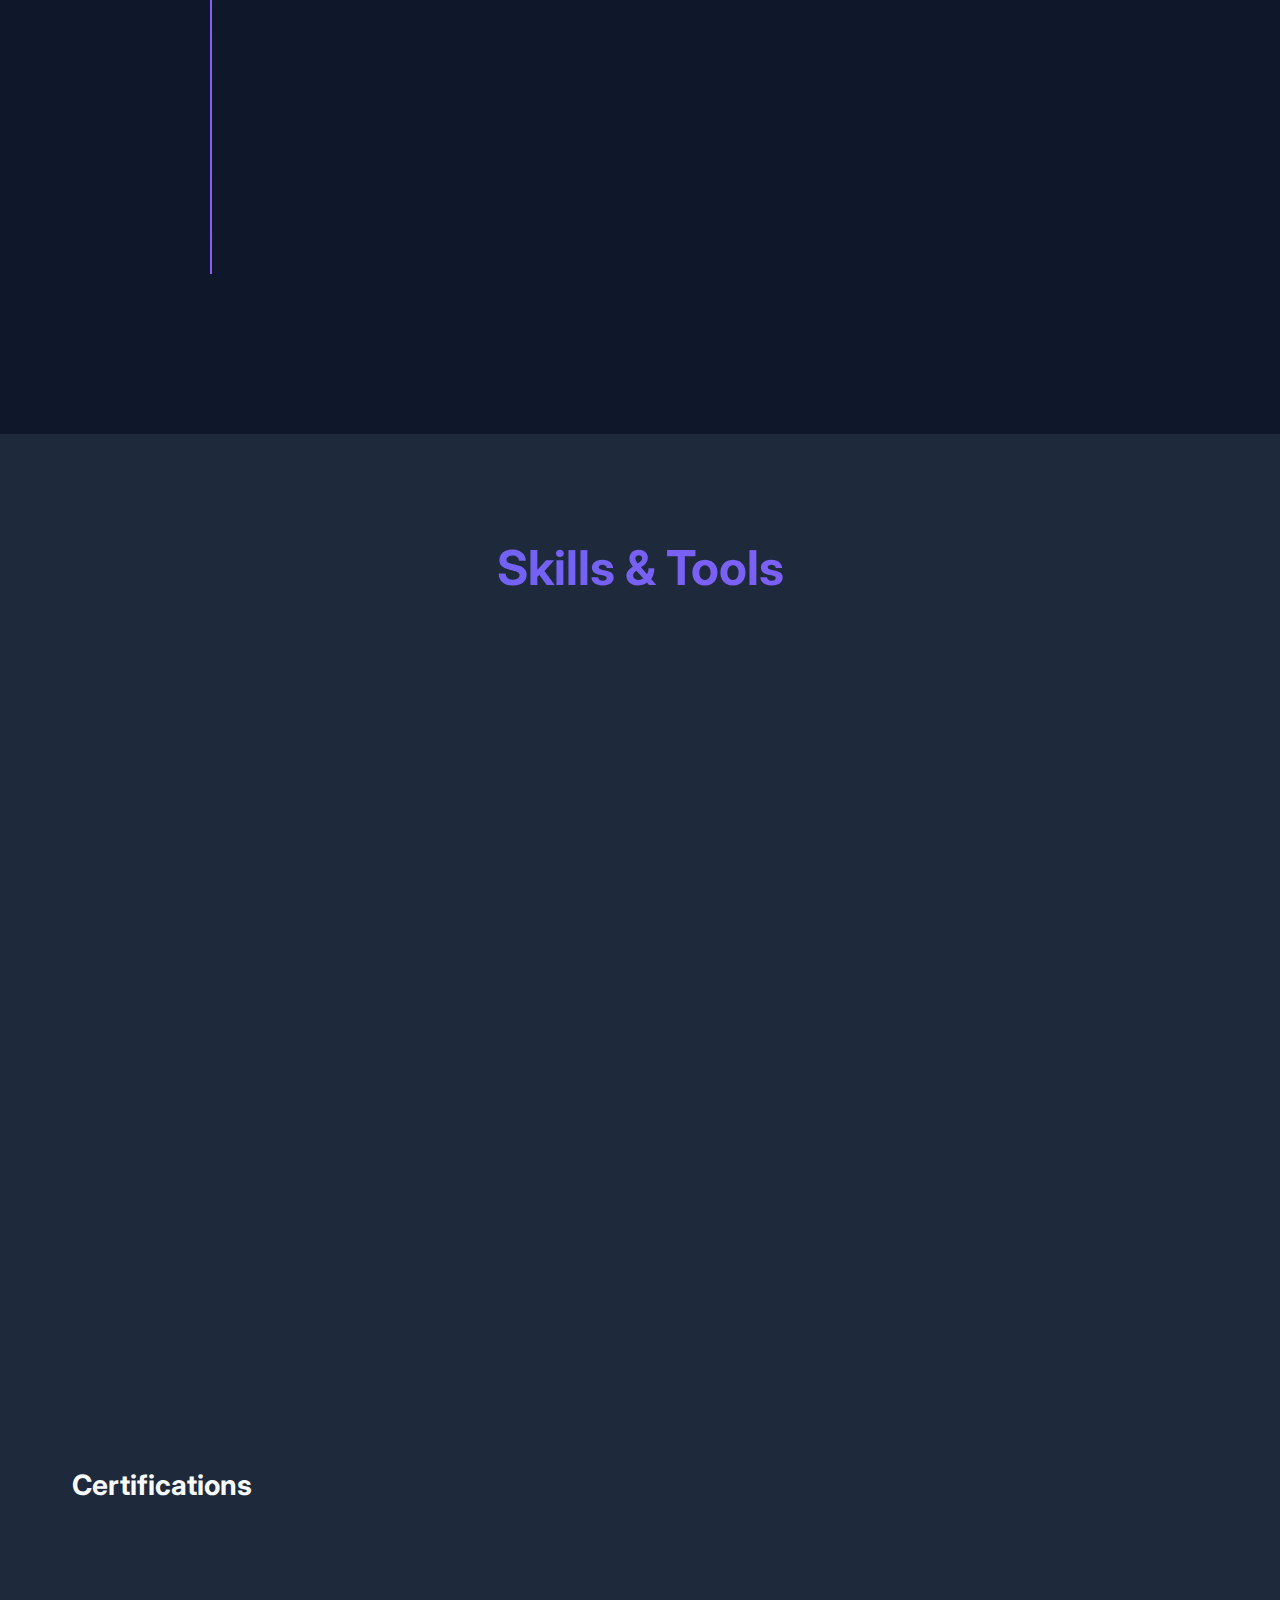
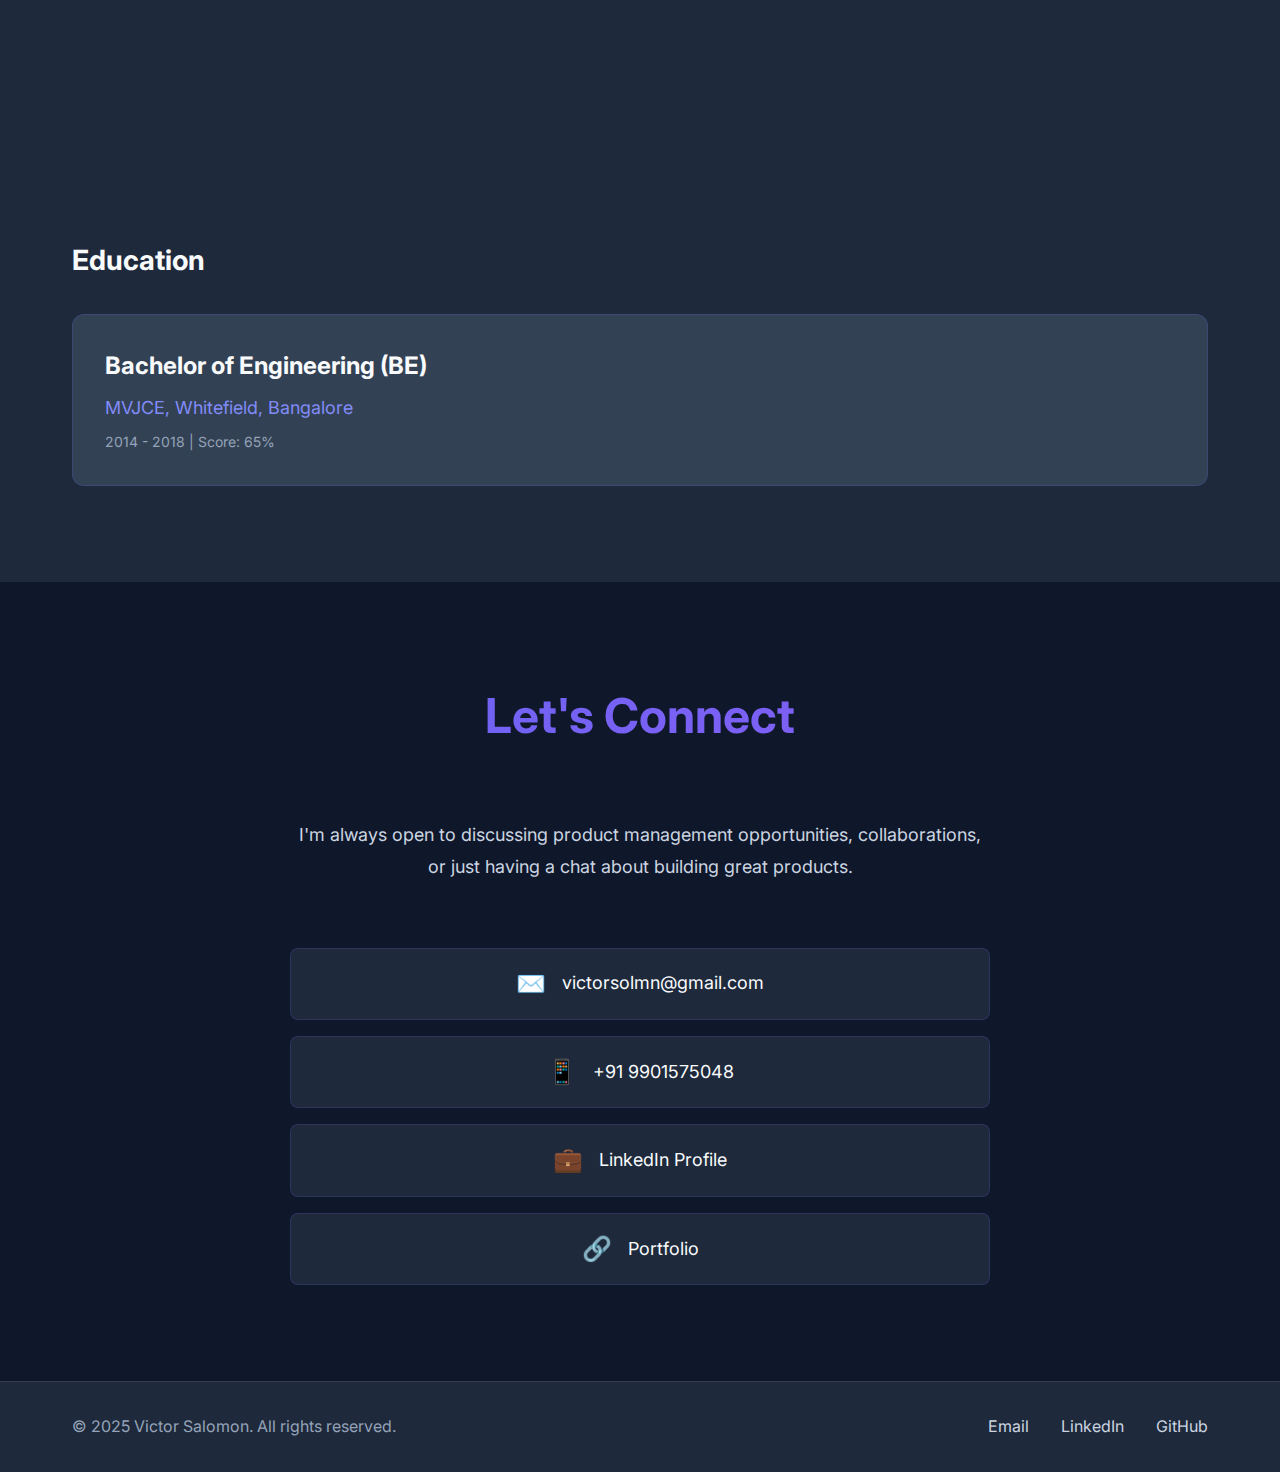
<file: old_backup/index.html>
<!DOCTYPE html>
<html lang="en">
<head>
    <meta charset="UTF-8">
    <meta name="viewport" content="width=device-width, initial-scale=1.0">
    <title>Victor Salomon - Product Manager</title>
    <link rel="stylesheet" href="css/styles.css">
    <link rel="preconnect" href="https://fonts.googleapis.com">
    <link rel="preconnect" href="https://fonts.gstatic.com" crossorigin>
    <link href="https://fonts.googleapis.com/css2?family=Inter:wght@300;400;500;600;700;800&display=swap" rel="stylesheet">
</head>
<body>
    <!-- Navigation -->
    <nav class="navbar">
        <div class="nav-container">
            <a href="#home" class="logo">VS</a>
            <ul class="nav-menu">
                <li><a href="#about" class="nav-link">About</a></li>
                <li><a href="#experience" class="nav-link">Experience</a></li>
                <li><a href="#skills" class="nav-link">Skills</a></li>
                <li><a href="#contact" class="nav-link">Contact</a></li>
            </ul>
            <div class="hamburger">
                <span></span>
                <span></span>
                <span></span>
            </div>
        </div>
    </nav>

    <!-- Hero Section -->
    <section id="home" class="hero">
        <div class="container">
            <div class="hero-content">
                <h1 class="hero-title">
                    Hi, I'm <span class="highlight">Victor Salomon</span>
                </h1>
                <p class="hero-subtitle">Product Manager with 6+ years of experience</p>
                <p class="hero-description">
                    Specializing in e-commerce, health-tech, finance, and marketplace platforms.
                    Passionate about solving complex problems in high-growth environments through
                    product roadmapping, A/B testing, and user research.
                </p>
                <div class="hero-cta">
                    <a href="#contact" class="btn btn-primary">Get in touch</a>
                    <a href="https://github.com/victorsolmn" target="_blank" class="btn btn-secondary">View Portfolio</a>
                </div>
            </div>
        </div>
    </section>

    <!-- About Section -->
    <section id="about" class="about">
        <div class="container">
            <h2 class="section-title">About Me</h2>
            <div class="about-content">
                <div class="about-text">
                    <p>
                        I'm a Product Manager with over 6 years of experience building and scaling products
                        across various domains including e-commerce, health-tech, finance, and marketplace platforms.
                    </p>
                    <p>
                        My expertise lies in product roadmapping, A/B testing, user research, and go-to-market strategies.
                        I've worked with companies like Assetworks AI, Peers Club, MFine, Lifecell, and Meesho,
                        where I've led product initiatives that significantly improved user engagement and business metrics.
                    </p>
                    <p>
                        I'm passionate about leveraging data insights and user feedback to create products that
                        solve real problems and deliver exceptional user experiences.
                    </p>
                </div>
                <div class="about-stats">
                    <div class="stat-card">
                        <h3>6+</h3>
                        <p>Years Experience</p>
                    </div>
                    <div class="stat-card">
                        <h3>4</h3>
                        <p>Companies</p>
                    </div>
                    <div class="stat-card">
                        <h3>10+</h3>
                        <p>Products Launched</p>
                    </div>
                </div>
            </div>
        </div>
    </section>

    <!-- Experience Section -->
    <section id="experience" class="experience">
        <div class="container">
            <h2 class="section-title">Professional Experience</h2>
            <div class="timeline">

                <!-- Assetworks AI -->
                <div class="timeline-item">
                    <div class="timeline-marker"></div>
                    <div class="timeline-content">
                        <div class="timeline-header">
                            <h3>Product Manager</h3>
                            <span class="company">Assetworks AI</span>
                        </div>
                        <span class="timeline-date">Jan 2025 - Present</span>
                        <ul class="timeline-list">
                            <li>Drove end-to-end product lifecycle from concept validation to MVP launch</li>
                            <li>Researched product-market fit through interviews, surveys, and competitor analysis</li>
                            <li>Defined product roadmap prioritizing multi-asset class analysis and personalized insights</li>
                            <li>Led integration of AI-driven technologies (Claude Code, Cursor, Bright data tool)</li>
                            <li>Partnered with engineers to architect backend engine and analytics layer</li>
                            <li>Established analytics and feedback loops to track user engagement</li>
                        </ul>
                    </div>
                </div>

                <!-- Peers Club -->
                <div class="timeline-item">
                    <div class="timeline-marker"></div>
                    <div class="timeline-content">
                        <div class="timeline-header">
                            <h3>Founder & Freelancer</h3>
                            <span class="company">Peers Club</span>
                        </div>
                        <span class="timeline-date">March 2024 - Dec 2024</span>
                        <ul class="timeline-list">
                            <li>Founded Peersclub, conducting user research and competitive analysis</li>
                            <li>Developed matching algorithm based on availability and requirements</li>
                            <li>Implemented invitation system with meeting scheduling and calendar integration</li>
                            <li>Freelanced with startups on product management and UI/UX Design</li>
                        </ul>
                    </div>
                </div>

                <!-- MFine & Lifecell -->
                <div class="timeline-item">
                    <div class="timeline-marker"></div>
                    <div class="timeline-content">
                        <div class="timeline-header">
                            <h3>Product Manager</h3>
                            <span class="company">MFine & Lifecell</span>
                        </div>
                        <span class="timeline-date">Feb 2021 - Dec 2023</span>
                        <ul class="timeline-list">
                            <li>Led transition during MFine-LifeCell merger, improving tool efficiency by 30%</li>
                            <li>Developed B2B2C digital ordering & invoicing system, increasing adoption by 40%</li>
                            <li>Digitized operations with API-driven automation, reducing manual work by 75%</li>
                            <li>Led development of internal applications for sales, paramedics, and management</li>
                            <li>Designed growth initiatives contributing to revenue growth and user retention</li>
                        </ul>
                    </div>
                </div>

                <!-- Meesho -->
                <div class="timeline-item">
                    <div class="timeline-marker"></div>
                    <div class="timeline-content">
                        <div class="timeline-header">
                            <h3>Senior Marketing Associate</h3>
                            <span class="company">Meesho</span>
                        </div>
                        <span class="timeline-date">Jan 2019 - Oct 2020</span>
                        <ul class="timeline-list">
                            <li>Joined at early stage, managing tasks for various business categories</li>
                            <li>Increased push notification conversion rates by 25% via A/B testing</li>
                            <li>Collaborated with product managers to improve app UX and increase GMV</li>
                            <li>Managed app real estate across categories, banners, and campaigns</li>
                        </ul>
                    </div>
                </div>

            </div>
        </div>
    </section>

    <!-- Skills Section -->
    <section id="skills" class="skills">
        <div class="container">
            <h2 class="section-title">Skills & Tools</h2>
            <div class="skills-grid">

                <div class="skill-category">
                    <h3 class="skill-category-title">Product Skills</h3>
                    <div class="skill-tags">
                        <span class="skill-tag">Product Management</span>
                        <span class="skill-tag">Product Roadmapping</span>
                        <span class="skill-tag">Data Analysis</span>
                        <span class="skill-tag">A/B Testing</span>
                        <span class="skill-tag">User Research</span>
                        <span class="skill-tag">Go-to-Market Strategy</span>
                        <span class="skill-tag">Stakeholder Management</span>
                        <span class="skill-tag">Process Re-engineering</span>
                    </div>
                </div>

                <div class="skill-category">
                    <h3 class="skill-category-title">Analytics Tools</h3>
                    <div class="skill-tags">
                        <span class="skill-tag">MixPanel</span>
                        <span class="skill-tag">Clevertap</span>
                        <span class="skill-tag">Power BI</span>
                    </div>
                </div>

                <div class="skill-category">
                    <h3 class="skill-category-title">Design Tools</h3>
                    <div class="skill-tags">
                        <span class="skill-tag">Figma</span>
                        <span class="skill-tag">Adobe XD</span>
                        <span class="skill-tag">Miro</span>
                        <span class="skill-tag">Whimsical</span>
                        <span class="skill-tag">Photoshop</span>
                    </div>
                </div>

                <div class="skill-category">
                    <h3 class="skill-category-title">Project Management</h3>
                    <div class="skill-tags">
                        <span class="skill-tag">Jira</span>
                        <span class="skill-tag">Trello</span>
                        <span class="skill-tag">Postman</span>
                    </div>
                </div>

                <div class="skill-category">
                    <h3 class="skill-category-title">Technical</h3>
                    <div class="skill-tags">
                        <span class="skill-tag">MCP</span>
                        <span class="skill-tag">n8n agent</span>
                        <span class="skill-tag">Claude Code</span>
                        <span class="skill-tag">Cursor</span>
                        <span class="skill-tag">Vibe Coding</span>
                    </div>
                </div>

                <div class="skill-category">
                    <h3 class="skill-category-title">Domain Expertise</h3>
                    <div class="skill-tags">
                        <span class="skill-tag">E-commerce</span>
                        <span class="skill-tag">Health-tech</span>
                        <span class="skill-tag">Finance</span>
                        <span class="skill-tag">Investment</span>
                        <span class="skill-tag">Marketplace</span>
                    </div>
                </div>

            </div>

            <!-- Certifications -->
            <div class="certifications">
                <h3 class="subsection-title">Certifications</h3>
                <div class="cert-grid">
                    <div class="cert-card">
                        <div class="cert-icon">🏆</div>
                        <h4>NextLeap Product Manager Fellowship</h4>
                        <p>Top Fellow</p>
                    </div>
                    <div class="cert-card">
                        <div class="cert-icon">📊</div>
                        <h4>Product Analytics Certificate</h4>
                        <p>Product School & Mixpanel</p>
                    </div>
                    <div class="cert-card">
                        <div class="cert-icon">💻</div>
                        <h4>Software & Product Management</h4>
                        <p>Coursera</p>
                    </div>
                    <div class="cert-card">
                        <div class="cert-icon">🤖</div>
                        <h4>Generative AI Learning Path</h4>
                        <p>Google</p>
                    </div>
                </div>
            </div>

            <!-- Education -->
            <div class="education">
                <h3 class="subsection-title">Education</h3>
                <div class="education-card">
                    <div class="education-info">
                        <h4>Bachelor of Engineering (BE)</h4>
                        <p class="institution">MVJCE, Whitefield, Bangalore</p>
                        <p class="year">2014 - 2018 | Score: 65%</p>
                    </div>
                </div>
            </div>
        </div>
    </section>

    <!-- Contact Section -->
    <section id="contact" class="contact">
        <div class="container">
            <h2 class="section-title">Let's Connect</h2>
            <div class="contact-content">
                <p class="contact-description">
                    I'm always open to discussing product management opportunities,
                    collaborations, or just having a chat about building great products.
                </p>
                <div class="contact-info">
                    <a href="mailto:victorsolmn@gmail.com" class="contact-link">
                        <span class="icon">✉️</span>
                        victorsolmn@gmail.com
                    </a>
                    <a href="tel:+919901575048" class="contact-link">
                        <span class="icon">📱</span>
                        +91 9901575048
                    </a>
                    <a href="https://www.linkedin.com/in/victor-salomon" target="_blank" class="contact-link">
                        <span class="icon">💼</span>
                        LinkedIn Profile
                    </a>
                    <a href="https://github.com/victorsolmn" target="_blank" class="contact-link">
                        <span class="icon">🔗</span>
                        Portfolio
                    </a>
                </div>
            </div>
        </div>
    </section>

    <!-- Footer -->
    <footer class="footer">
        <div class="container">
            <p>&copy; 2025 Victor Salomon. All rights reserved.</p>
            <div class="footer-links">
                <a href="mailto:victorsolmn@gmail.com">Email</a>
                <a href="https://www.linkedin.com/in/victor-salomon" target="_blank">LinkedIn</a>
                <a href="https://github.com/victorsolmn" target="_blank">GitHub</a>
            </div>
        </div>
    </footer>

    <script src="js/script.js"></script>
</body>
</html>
</file>
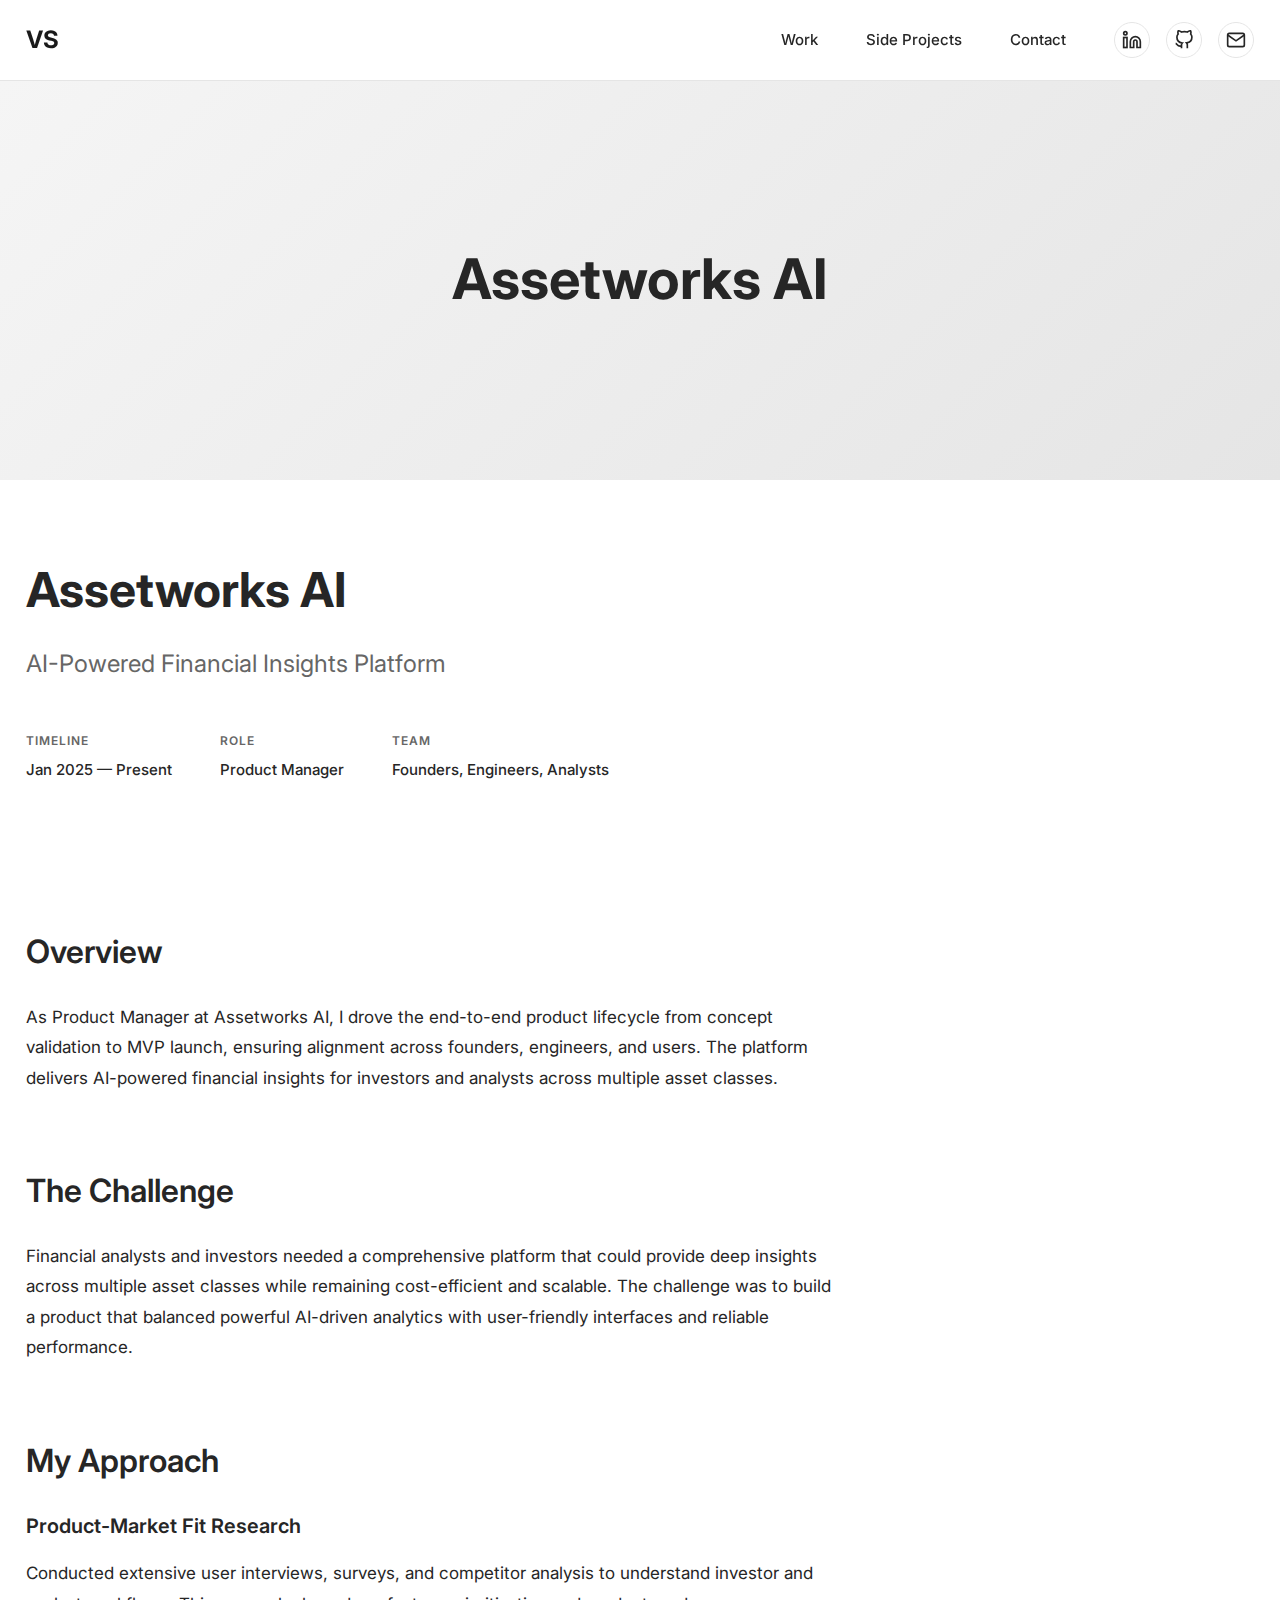
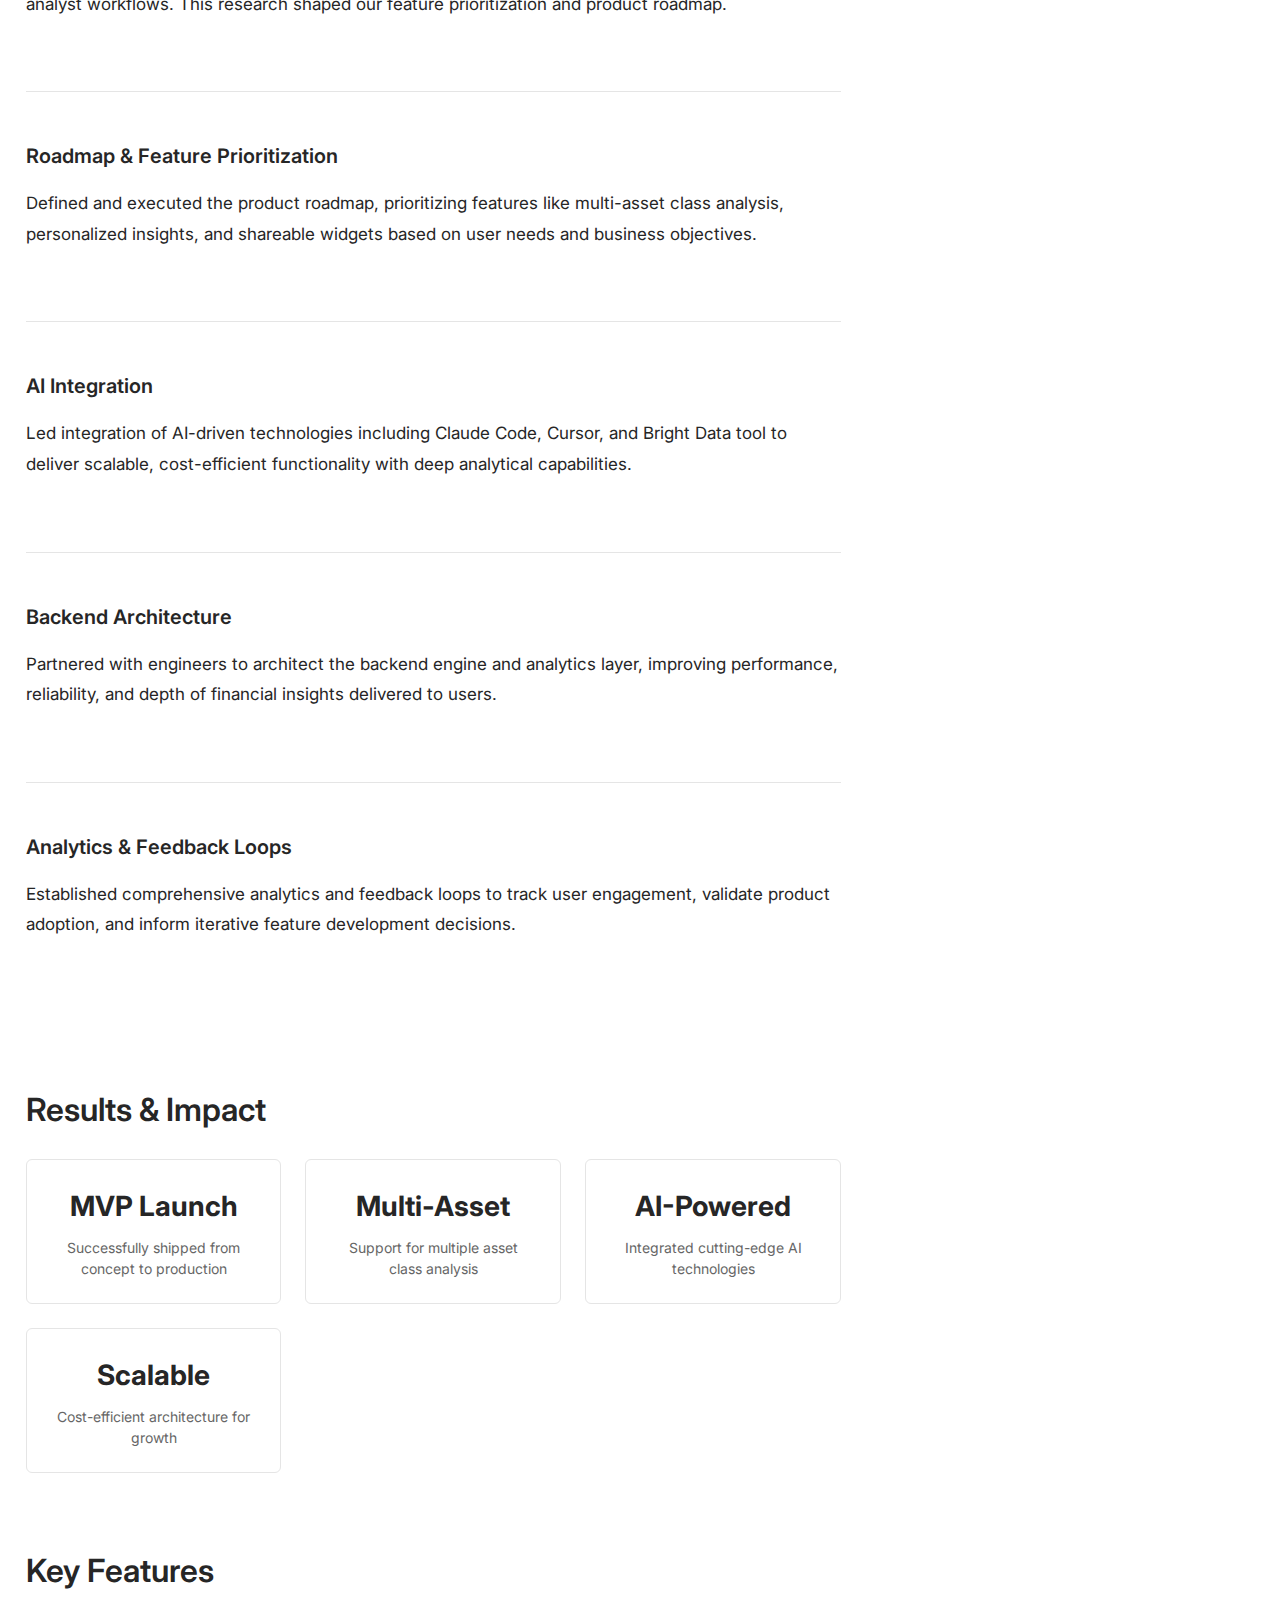
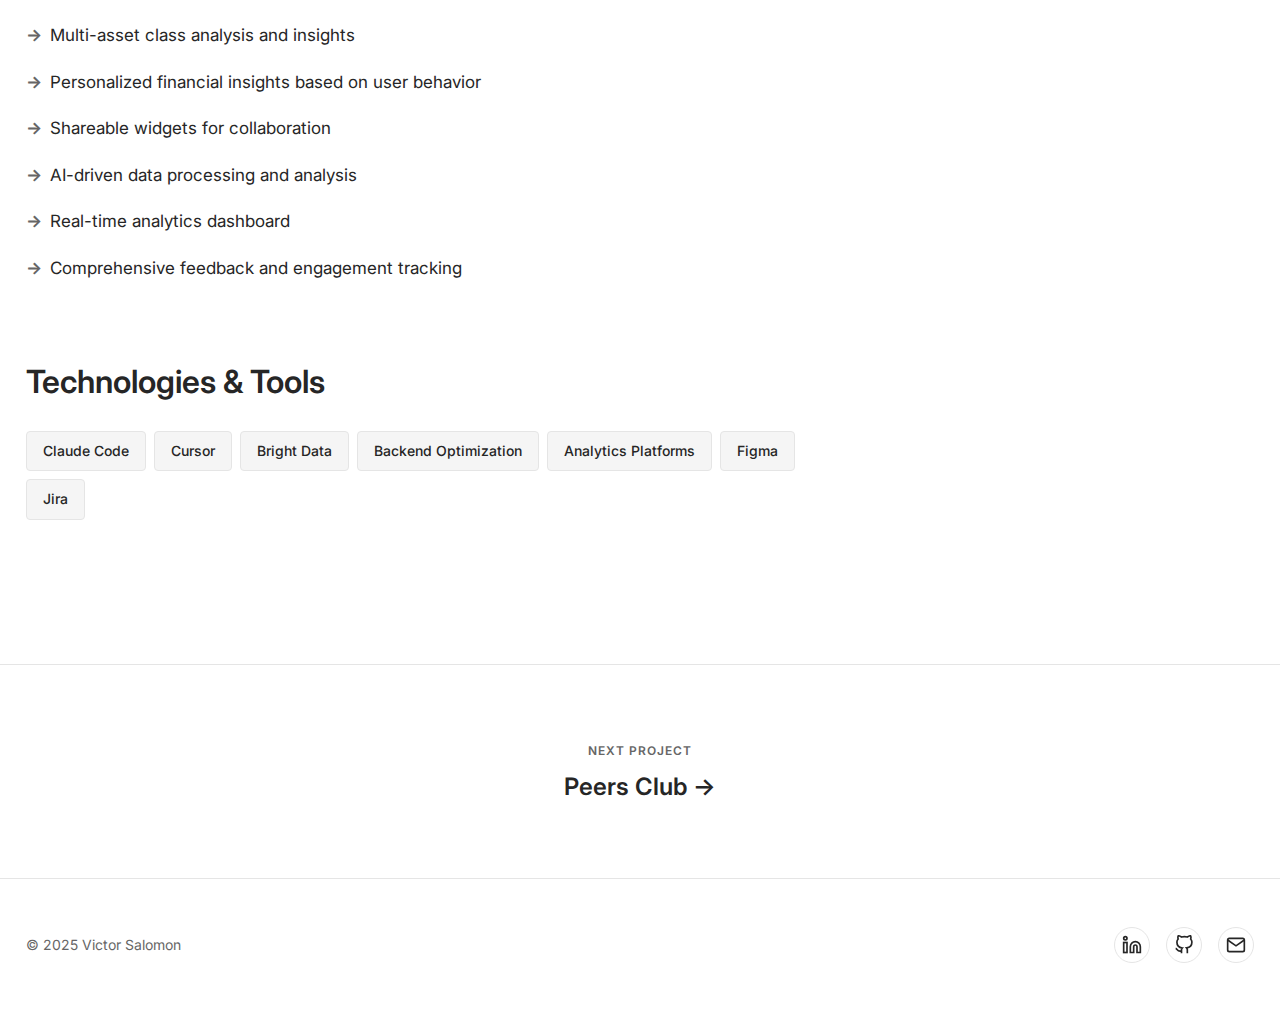
<file: pages/assetworks.html>
<!DOCTYPE html>
<html lang="en">
<head>
    <meta charset="UTF-8">
    <meta name="viewport" content="width=device-width, initial-scale=1.0">
    <title>Assetworks AI - Victor Salomon</title>
    <link rel="stylesheet" href="../css/styles.css">
    <link rel="stylesheet" href="../css/project.css">
    <link rel="preconnect" href="https://fonts.googleapis.com">
    <link rel="preconnect" href="https://fonts.gstatic.com" crossorigin>
    <link href="https://fonts.googleapis.com/css2?family=Inter:wght@300;400;500;600;700;800&display=swap" rel="stylesheet">
</head>
<body>
    <!-- Navigation -->
    <nav class="navigation">
        <div class="nav-container">
            <a href="../index.html" class="nav-logo">VS</a>
            <div class="nav-menu-wrapper">
                <ul class="nav-menu">
                    <li><a href="../index.html#work" class="nav-link">Work</a></li>
                    <li><a href="../index.html#side-projects" class="nav-link">Side Projects</a></li>
                    <li><a href="contact.html" class="nav-link">Contact</a></li>
                </ul>
                <div class="social-icons-header">
                    <a href="https://www.linkedin.com/in/victor-salomon" target="_blank" class="social-icon" aria-label="LinkedIn">
                        <svg width="20" height="20" viewBox="0 0 24 24" fill="none" stroke="currentColor" stroke-width="2">
                            <path d="M16 8a6 6 0 0 1 6 6v7h-4v-7a2 2 0 0 0-2-2 2 2 0 0 0-2 2v7h-4v-7a6 6 0 0 1 6-6z"></path>
                            <rect x="2" y="9" width="4" height="12"></rect>
                            <circle cx="4" cy="4" r="2"></circle>
                        </svg>
                    </a>
                    <a href="https://github.com/victorsolmn" target="_blank" class="social-icon" aria-label="GitHub">
                        <svg width="20" height="20" viewBox="0 0 24 24" fill="none" stroke="currentColor" stroke-width="2">
                            <path d="M9 19c-5 1.5-5-2.5-7-3m14 6v-3.87a3.37 3.37 0 0 0-.94-2.61c3.14-.35 6.44-1.54 6.44-7A5.44 5.44 0 0 0 20 4.77 5.07 5.07 0 0 0 19.91 1S18.73.65 16 2.48a13.38 13.38 0 0 0-7 0C6.27.65 5.09 1 5.09 1A5.07 5.07 0 0 0 5 4.77a5.44 5.44 0 0 0-1.5 3.78c0 5.42 3.3 6.61 6.44 7A3.37 3.37 0 0 0 9 18.13V22"></path>
                        </svg>
                    </a>
                    <a href="mailto:victorsolmn@gmail.com" class="social-icon" aria-label="Email">
                        <svg width="20" height="20" viewBox="0 0 24 24" fill="none" stroke="currentColor" stroke-width="2">
                            <path d="M4 4h16c1.1 0 2 .9 2 2v12c0 1.1-.9 2-2 2H4c-1.1 0-2-.9-2-2V6c0-1.1.9-2 2-2z"></path>
                            <polyline points="22,6 12,13 2,6"></polyline>
                        </svg>
                    </a>
                </div>
            </div>
            <button class="hamburger" id="hamburger" aria-label="Menu">
                <span></span>
                <span></span>
                <span></span>
            </button>
        </div>
    </nav>

    <!-- Project Hero -->
    <section class="project-hero">
        <div class="project-hero-background">
            <div class="project-hero-logo">
                <span class="hero-logo-text">Assetworks AI</span>
            </div>
        </div>
        <div class="container">
            <div class="project-hero-content">
                <h1 class="project-hero-title">Assetworks AI</h1>
                <p class="project-hero-subtitle">AI-Powered Financial Insights Platform</p>
                <div class="project-meta">
                    <div class="meta-item">
                        <span class="meta-label">Timeline</span>
                        <span class="meta-value">Jan 2025 — Present</span>
                    </div>
                    <div class="meta-item">
                        <span class="meta-label">Role</span>
                        <span class="meta-value">Product Manager</span>
                    </div>
                    <div class="meta-item">
                        <span class="meta-label">Team</span>
                        <span class="meta-value">Founders, Engineers, Analysts</span>
                    </div>
                </div>
            </div>
        </div>
    </section>

    <!-- Project Content -->
    <div class="project-content">
        <div class="container">
            <div class="grid">
                <div class="content-main">

                    <!-- Overview -->
                    <section class="content-section">
                        <h2 class="content-heading">Overview</h2>
                        <p class="content-text">
                            As Product Manager at Assetworks AI, I drove the end-to-end product lifecycle from concept validation to MVP launch,
                            ensuring alignment across founders, engineers, and users. The platform delivers AI-powered financial insights
                            for investors and analysts across multiple asset classes.
                        </p>
                    </section>

                    <!-- Challenge -->
                    <section class="content-section">
                        <h2 class="content-heading">The Challenge</h2>
                        <p class="content-text">
                            Financial analysts and investors needed a comprehensive platform that could provide deep insights across
                            multiple asset classes while remaining cost-efficient and scalable. The challenge was to build a product
                            that balanced powerful AI-driven analytics with user-friendly interfaces and reliable performance.
                        </p>
                    </section>

                    <!-- Approach -->
                    <section class="content-section">
                        <h2 class="content-heading">My Approach</h2>
                        <div class="approach-list">
                            <div class="approach-item">
                                <h3 class="approach-title">Product-Market Fit Research</h3>
                                <p class="content-text">
                                    Conducted extensive user interviews, surveys, and competitor analysis to understand investor
                                    and analyst workflows. This research shaped our feature prioritization and product roadmap.
                                </p>
                            </div>

                            <div class="approach-item">
                                <h3 class="approach-title">Roadmap & Feature Prioritization</h3>
                                <p class="content-text">
                                    Defined and executed the product roadmap, prioritizing features like multi-asset class analysis,
                                    personalized insights, and shareable widgets based on user needs and business objectives.
                                </p>
                            </div>

                            <div class="approach-item">
                                <h3 class="approach-title">AI Integration</h3>
                                <p class="content-text">
                                    Led integration of AI-driven technologies including Claude Code, Cursor, and Bright Data tool
                                    to deliver scalable, cost-efficient functionality with deep analytical capabilities.
                                </p>
                            </div>

                            <div class="approach-item">
                                <h3 class="approach-title">Backend Architecture</h3>
                                <p class="content-text">
                                    Partnered with engineers to architect the backend engine and analytics layer, improving
                                    performance, reliability, and depth of financial insights delivered to users.
                                </p>
                            </div>

                            <div class="approach-item">
                                <h3 class="approach-title">Analytics & Feedback Loops</h3>
                                <p class="content-text">
                                    Established comprehensive analytics and feedback loops to track user engagement, validate
                                    product adoption, and inform iterative feature development decisions.
                                </p>
                            </div>
                        </div>
                    </section>

                    <!-- Results -->
                    <section class="content-section">
                        <h2 class="content-heading">Results & Impact</h2>
                        <div class="results-grid">
                            <div class="result-card">
                                <div class="result-number">MVP Launch</div>
                                <div class="result-label">Successfully shipped from concept to production</div>
                            </div>
                            <div class="result-card">
                                <div class="result-number">Multi-Asset</div>
                                <div class="result-label">Support for multiple asset class analysis</div>
                            </div>
                            <div class="result-card">
                                <div class="result-number">AI-Powered</div>
                                <div class="result-label">Integrated cutting-edge AI technologies</div>
                            </div>
                            <div class="result-card">
                                <div class="result-number">Scalable</div>
                                <div class="result-label">Cost-efficient architecture for growth</div>
                            </div>
                        </div>
                    </section>

                    <!-- Key Features -->
                    <section class="content-section">
                        <h2 class="content-heading">Key Features</h2>
                        <ul class="feature-list">
                            <li>Multi-asset class analysis and insights</li>
                            <li>Personalized financial insights based on user behavior</li>
                            <li>Shareable widgets for collaboration</li>
                            <li>AI-driven data processing and analysis</li>
                            <li>Real-time analytics dashboard</li>
                            <li>Comprehensive feedback and engagement tracking</li>
                        </ul>
                    </section>

                    <!-- Technologies -->
                    <section class="content-section">
                        <h2 class="content-heading">Technologies & Tools</h2>
                        <div class="tech-tags">
                            <span class="tech-tag">Claude Code</span>
                            <span class="tech-tag">Cursor</span>
                            <span class="tech-tag">Bright Data</span>
                            <span class="tech-tag">Backend Optimization</span>
                            <span class="tech-tag">Analytics Platforms</span>
                            <span class="tech-tag">Figma</span>
                            <span class="tech-tag">Jira</span>
                        </div>
                    </section>

                </div>
            </div>
        </div>
    </div>

    <!-- Project Navigation -->
    <section class="project-nav">
        <div class="container">
            <div class="project-nav-content">
                <a href="peersclub.html" class="project-nav-link">
                    <span class="nav-label">Next Project</span>
                    <span class="nav-title">Peers Club →</span>
                </a>
            </div>
        </div>
    </section>

    <!-- Footer -->
    <footer class="footer">
        <div class="container">
            <div class="footer-content">
                <p>&copy; 2025 Victor Salomon</p>
                <div class="social-icons-footer">
                    <a href="https://www.linkedin.com/in/victor-salomon" target="_blank" class="social-icon" aria-label="LinkedIn">
                        <svg width="20" height="20" viewBox="0 0 24 24" fill="none" stroke="currentColor" stroke-width="2">
                            <path d="M16 8a6 6 0 0 1 6 6v7h-4v-7a2 2 0 0 0-2-2 2 2 0 0 0-2 2v7h-4v-7a6 6 0 0 1 6-6z"></path>
                            <rect x="2" y="9" width="4" height="12"></rect>
                            <circle cx="4" cy="4" r="2"></circle>
                        </svg>
                    </a>
                    <a href="https://github.com/victorsolmn" target="_blank" class="social-icon" aria-label="GitHub">
                        <svg width="20" height="20" viewBox="0 0 24 24" fill="none" stroke="currentColor" stroke-width="2">
                            <path d="M9 19c-5 1.5-5-2.5-7-3m14 6v-3.87a3.37 3.37 0 0 0-.94-2.61c3.14-.35 6.44-1.54 6.44-7A5.44 5.44 0 0 0 20 4.77 5.07 5.07 0 0 0 19.91 1S18.73.65 16 2.48a13.38 13.38 0 0 0-7 0C6.27.65 5.09 1 5.09 1A5.07 5.07 0 0 0 5 4.77a5.44 5.44 0 0 0-1.5 3.78c0 5.42 3.3 6.61 6.44 7A3.37 3.37 0 0 0 9 18.13V22"></path>
                        </svg>
                    </a>
                    <a href="mailto:victorsolmn@gmail.com" class="social-icon" aria-label="Email">
                        <svg width="20" height="20" viewBox="0 0 24 24" fill="none" stroke="currentColor" stroke-width="2">
                            <path d="M4 4h16c1.1 0 2 .9 2 2v12c0 1.1-.9 2-2 2H4c-1.1 0-2-.9-2-2V6c0-1.1.9-2 2-2z"></path>
                            <polyline points="22,6 12,13 2,6"></polyline>
                        </svg>
                    </a>
                </div>
            </div>
        </div>
    </footer>

    <script src="../js/script.js"></script>
</body>
</html>
</file>
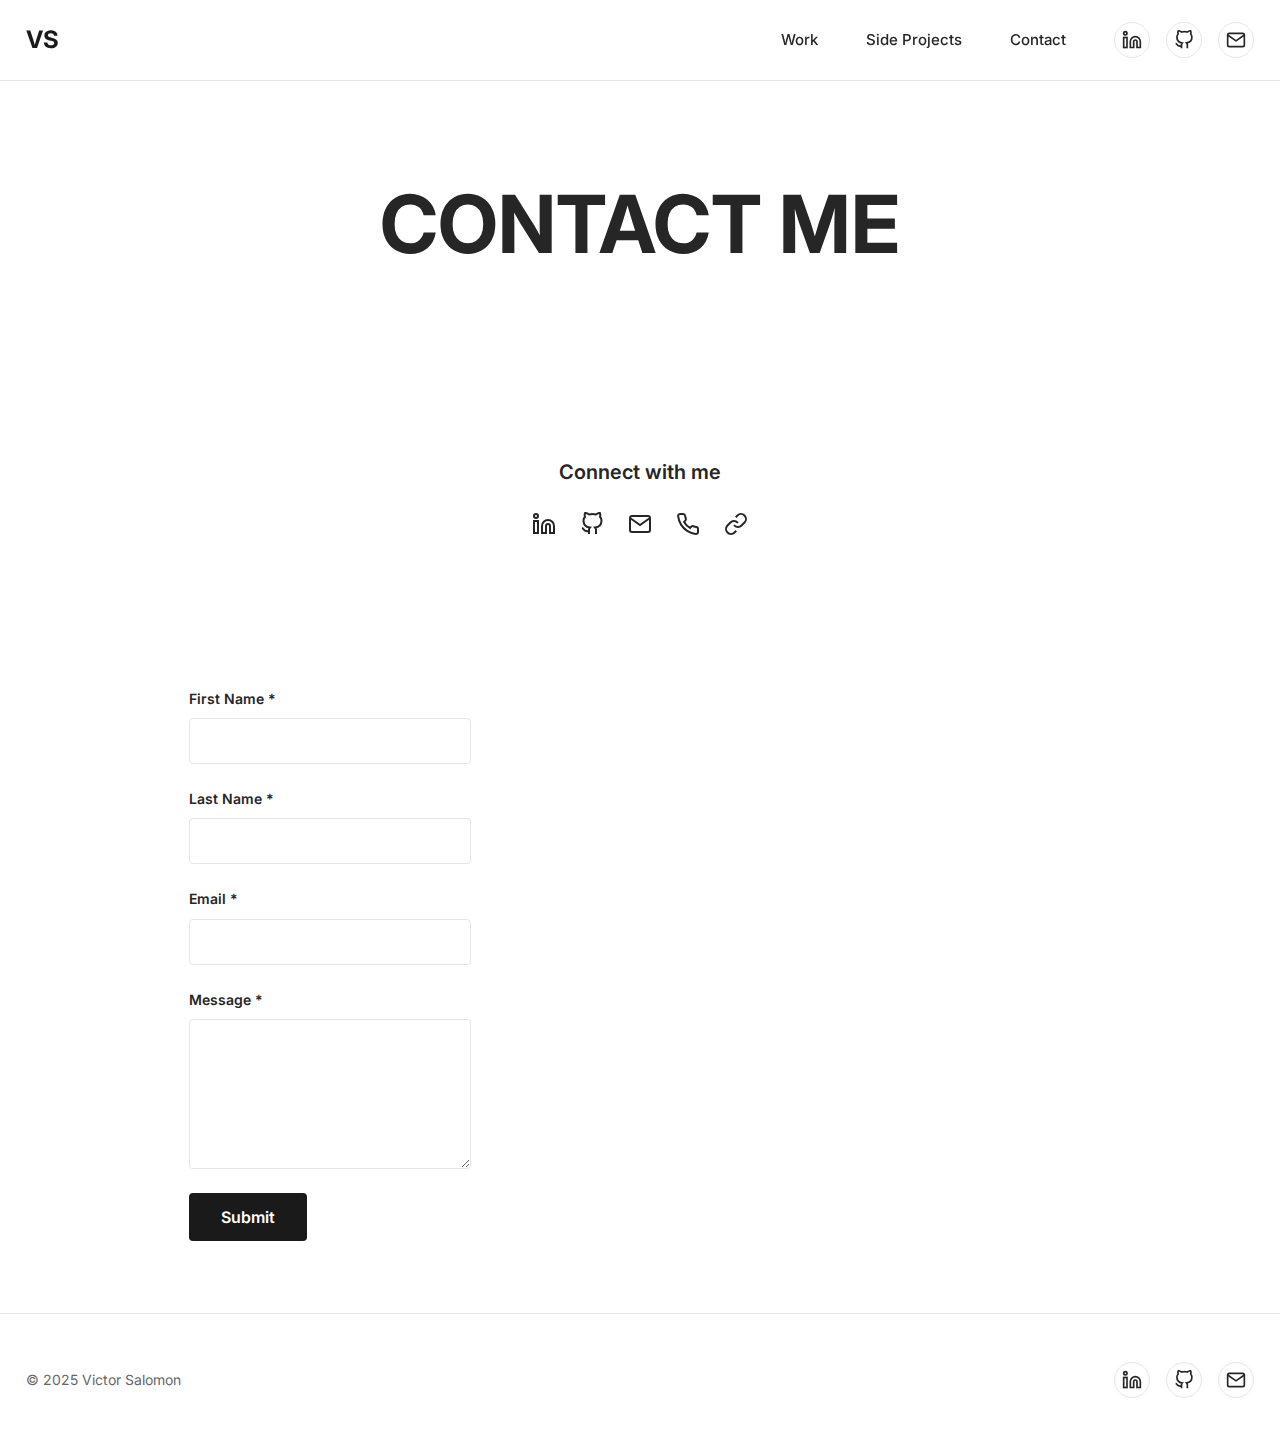
<file: pages/contact.html>
<!DOCTYPE html>
<html lang="en">
<head>
    <meta charset="UTF-8">
    <meta name="viewport" content="width=device-width, initial-scale=1.0">
    <title>Contact - Victor Salomon</title>
    <link rel="stylesheet" href="../css/styles.css">
    <link rel="stylesheet" href="../css/project.css">
    <link rel="preconnect" href="https://fonts.googleapis.com">
    <link rel="preconnect" href="https://fonts.gstatic.com" crossorigin>
    <link href="https://fonts.googleapis.com/css2?family=Inter:wght@300;400;500;600;700;800&display=swap" rel="stylesheet">
</head>
<body>
    <!-- Navigation -->
    <nav class="navigation">
        <div class="nav-container">
            <a href="../index.html" class="nav-logo">VS</a>
            <div class="nav-menu-wrapper">
                <ul class="nav-menu">
                    <li><a href="../index.html#work" class="nav-link">Work</a></li>
                    <li><a href="../index.html#side-projects" class="nav-link">Side Projects</a></li>
                    <li><a href="contact.html" class="nav-link">Contact</a></li>
                </ul>
                <div class="social-icons-header">
                    <a href="https://www.linkedin.com/in/victor-salomon" target="_blank" class="social-icon" aria-label="LinkedIn">
                        <svg width="20" height="20" viewBox="0 0 24 24" fill="none" stroke="currentColor" stroke-width="2">
                            <path d="M16 8a6 6 0 0 1 6 6v7h-4v-7a2 2 0 0 0-2-2 2 2 0 0 0-2 2v7h-4v-7a6 6 0 0 1 6-6z"></path>
                            <rect x="2" y="9" width="4" height="12"></rect>
                            <circle cx="4" cy="4" r="2"></circle>
                        </svg>
                    </a>
                    <a href="https://github.com/victorsolmn" target="_blank" class="social-icon" aria-label="GitHub">
                        <svg width="20" height="20" viewBox="0 0 24 24" fill="none" stroke="currentColor" stroke-width="2">
                            <path d="M9 19c-5 1.5-5-2.5-7-3m14 6v-3.87a3.37 3.37 0 0 0-.94-2.61c3.14-.35 6.44-1.54 6.44-7A5.44 5.44 0 0 0 20 4.77 5.07 5.07 0 0 0 19.91 1S18.73.65 16 2.48a13.38 13.38 0 0 0-7 0C6.27.65 5.09 1 5.09 1A5.07 5.07 0 0 0 5 4.77a5.44 5.44 0 0 0-1.5 3.78c0 5.42 3.3 6.61 6.44 7A3.37 3.37 0 0 0 9 18.13V22"></path>
                        </svg>
                    </a>
                    <a href="mailto:victorsolmn@gmail.com" class="social-icon" aria-label="Email">
                        <svg width="20" height="20" viewBox="0 0 24 24" fill="none" stroke="currentColor" stroke-width="2">
                            <path d="M4 4h16c1.1 0 2 .9 2 2v12c0 1.1-.9 2-2 2H4c-1.1 0-2-.9-2-2V6c0-1.1.9-2 2-2z"></path>
                            <polyline points="22,6 12,13 2,6"></polyline>
                        </svg>
                    </a>
                </div>
            </div>
            <button class="hamburger" id="hamburger" aria-label="Menu">
                <span></span>
                <span></span>
                <span></span>
            </button>
        </div>
    </nav>

    <!-- Contact Hero -->
    <section class="contact-hero">
        <div class="container">
            <h1 class="contact-title">CONTACT ME</h1>
        </div>
    </section>

    <!-- Contact Social -->
    <section class="contact-social">
        <div class="container">
            <p class="contact-social-title">Connect with me</p>
            <div class="social-icons-hero" style="justify-content: center;">
                <a href="https://www.linkedin.com/in/victor-salomon" target="_blank" class="social-icon-circle" aria-label="LinkedIn">
                    <svg width="24" height="24" viewBox="0 0 24 24" fill="none" stroke="currentColor" stroke-width="2">
                        <path d="M16 8a6 6 0 0 1 6 6v7h-4v-7a2 2 0 0 0-2-2 2 2 0 0 0-2 2v7h-4v-7a6 6 0 0 1 6-6z"></path>
                        <rect x="2" y="9" width="4" height="12"></rect>
                        <circle cx="4" cy="4" r="2"></circle>
                    </svg>
                </a>
                <a href="https://github.com/victorsolmn" target="_blank" class="social-icon-circle" aria-label="GitHub">
                    <svg width="24" height="24" viewBox="0 0 24 24" fill="none" stroke="currentColor" stroke-width="2">
                        <path d="M9 19c-5 1.5-5-2.5-7-3m14 6v-3.87a3.37 3.37 0 0 0-.94-2.61c3.14-.35 6.44-1.54 6.44-7A5.44 5.44 0 0 0 20 4.77 5.07 5.07 0 0 0 19.91 1S18.73.65 16 2.48a13.38 13.38 0 0 0-7 0C6.27.65 5.09 1 5.09 1A5.07 5.07 0 0 0 5 4.77a5.44 5.44 0 0 0-1.5 3.78c0 5.42 3.3 6.61 6.44 7A3.37 3.37 0 0 0 9 18.13V22"></path>
                    </svg>
                </a>
                <a href="mailto:victorsolmn@gmail.com" class="social-icon-circle" aria-label="Email">
                    <svg width="24" height="24" viewBox="0 0 24 24" fill="none" stroke="currentColor" stroke-width="2">
                        <path d="M4 4h16c1.1 0 2 .9 2 2v12c0 1.1-.9 2-2 2H4c-1.1 0-2-.9-2-2V6c0-1.1.9-2 2-2z"></path>
                        <polyline points="22,6 12,13 2,6"></polyline>
                    </svg>
                </a>
                <a href="tel:+919901575048" class="social-icon-circle" aria-label="Phone">
                    <svg width="24" height="24" viewBox="0 0 24 24" fill="none" stroke="currentColor" stroke-width="2">
                        <path d="M22 16.92v3a2 2 0 0 1-2.18 2 19.79 19.79 0 0 1-8.63-3.07 19.5 19.5 0 0 1-6-6 19.79 19.79 0 0 1-3.07-8.67A2 2 0 0 1 4.11 2h3a2 2 0 0 1 2 1.72 12.84 12.84 0 0 0 .7 2.81 2 2 0 0 1-.45 2.11L8.09 9.91a16 16 0 0 0 6 6l1.27-1.27a2 2 0 0 1 2.11-.45 12.84 12.84 0 0 0 2.81.7A2 2 0 0 1 22 16.92z"></path>
                    </svg>
                </a>
                <a href="https://github.com/victorsolmn" target="_blank" class="social-icon-circle" aria-label="Portfolio">
                    <svg width="24" height="24" viewBox="0 0 24 24" fill="none" stroke="currentColor" stroke-width="2">
                        <path d="M10 13a5 5 0 0 0 7.54.54l3-3a5 5 0 0 0-7.07-7.07l-1.72 1.71"></path>
                        <path d="M14 11a5 5 0 0 0-7.54-.54l-3 3a5 5 0 0 0 7.07 7.07l1.71-1.71"></path>
                    </svg>
                </a>
            </div>
        </div>
    </section>

    <!-- Contact Form -->
    <section class="contact-container">
        <div class="container">
            <div class="grid">
                <div class="contact-main">
                    <form class="contact-form" id="contactForm">
                        <div class="form-group">
                            <label for="firstName" class="form-label">First Name *</label>
                            <input type="text" id="firstName" name="firstName" class="form-input" required>
                        </div>

                        <div class="form-group">
                            <label for="lastName" class="form-label">Last Name *</label>
                            <input type="text" id="lastName" name="lastName" class="form-input" required>
                        </div>

                        <div class="form-group">
                            <label for="email" class="form-label">Email *</label>
                            <input type="email" id="email" name="email" class="form-input" required>
                        </div>

                        <div class="form-group">
                            <label for="message" class="form-label">Message *</label>
                            <textarea id="message" name="message" class="form-textarea" required></textarea>
                        </div>

                        <button type="submit" class="form-button">Submit</button>
                    </form>
                </div>
            </div>
        </div>
    </section>

    <!-- Footer -->
    <footer class="footer">
        <div class="container">
            <div class="footer-content">
                <p>&copy; 2025 Victor Salomon</p>
                <div class="social-icons-footer">
                    <a href="https://www.linkedin.com/in/victor-salomon" target="_blank" class="social-icon" aria-label="LinkedIn">
                        <svg width="20" height="20" viewBox="0 0 24 24" fill="none" stroke="currentColor" stroke-width="2">
                            <path d="M16 8a6 6 0 0 1 6 6v7h-4v-7a2 2 0 0 0-2-2 2 2 0 0 0-2 2v7h-4v-7a6 6 0 0 1 6-6z"></path>
                            <rect x="2" y="9" width="4" height="12"></rect>
                            <circle cx="4" cy="4" r="2"></circle>
                        </svg>
                    </a>
                    <a href="https://github.com/victorsolmn" target="_blank" class="social-icon" aria-label="GitHub">
                        <svg width="20" height="20" viewBox="0 0 24 24" fill="none" stroke="currentColor" stroke-width="2">
                            <path d="M9 19c-5 1.5-5-2.5-7-3m14 6v-3.87a3.37 3.37 0 0 0-.94-2.61c3.14-.35 6.44-1.54 6.44-7A5.44 5.44 0 0 0 20 4.77 5.07 5.07 0 0 0 19.91 1S18.73.65 16 2.48a13.38 13.38 0 0 0-7 0C6.27.65 5.09 1 5.09 1A5.07 5.07 0 0 0 5 4.77a5.44 5.44 0 0 0-1.5 3.78c0 5.42 3.3 6.61 6.44 7A3.37 3.37 0 0 0 9 18.13V22"></path>
                        </svg>
                    </a>
                    <a href="mailto:victorsolmn@gmail.com" class="social-icon" aria-label="Email">
                        <svg width="20" height="20" viewBox="0 0 24 24" fill="none" stroke="currentColor" stroke-width="2">
                            <path d="M4 4h16c1.1 0 2 .9 2 2v12c0 1.1-.9 2-2 2H4c-1.1 0-2-.9-2-2V6c0-1.1.9-2 2-2z"></path>
                            <polyline points="22,6 12,13 2,6"></polyline>
                        </svg>
                    </a>
                </div>
            </div>
        </div>
    </footer>

    <script src="../js/script.js"></script>
</body>
</html>
</file>
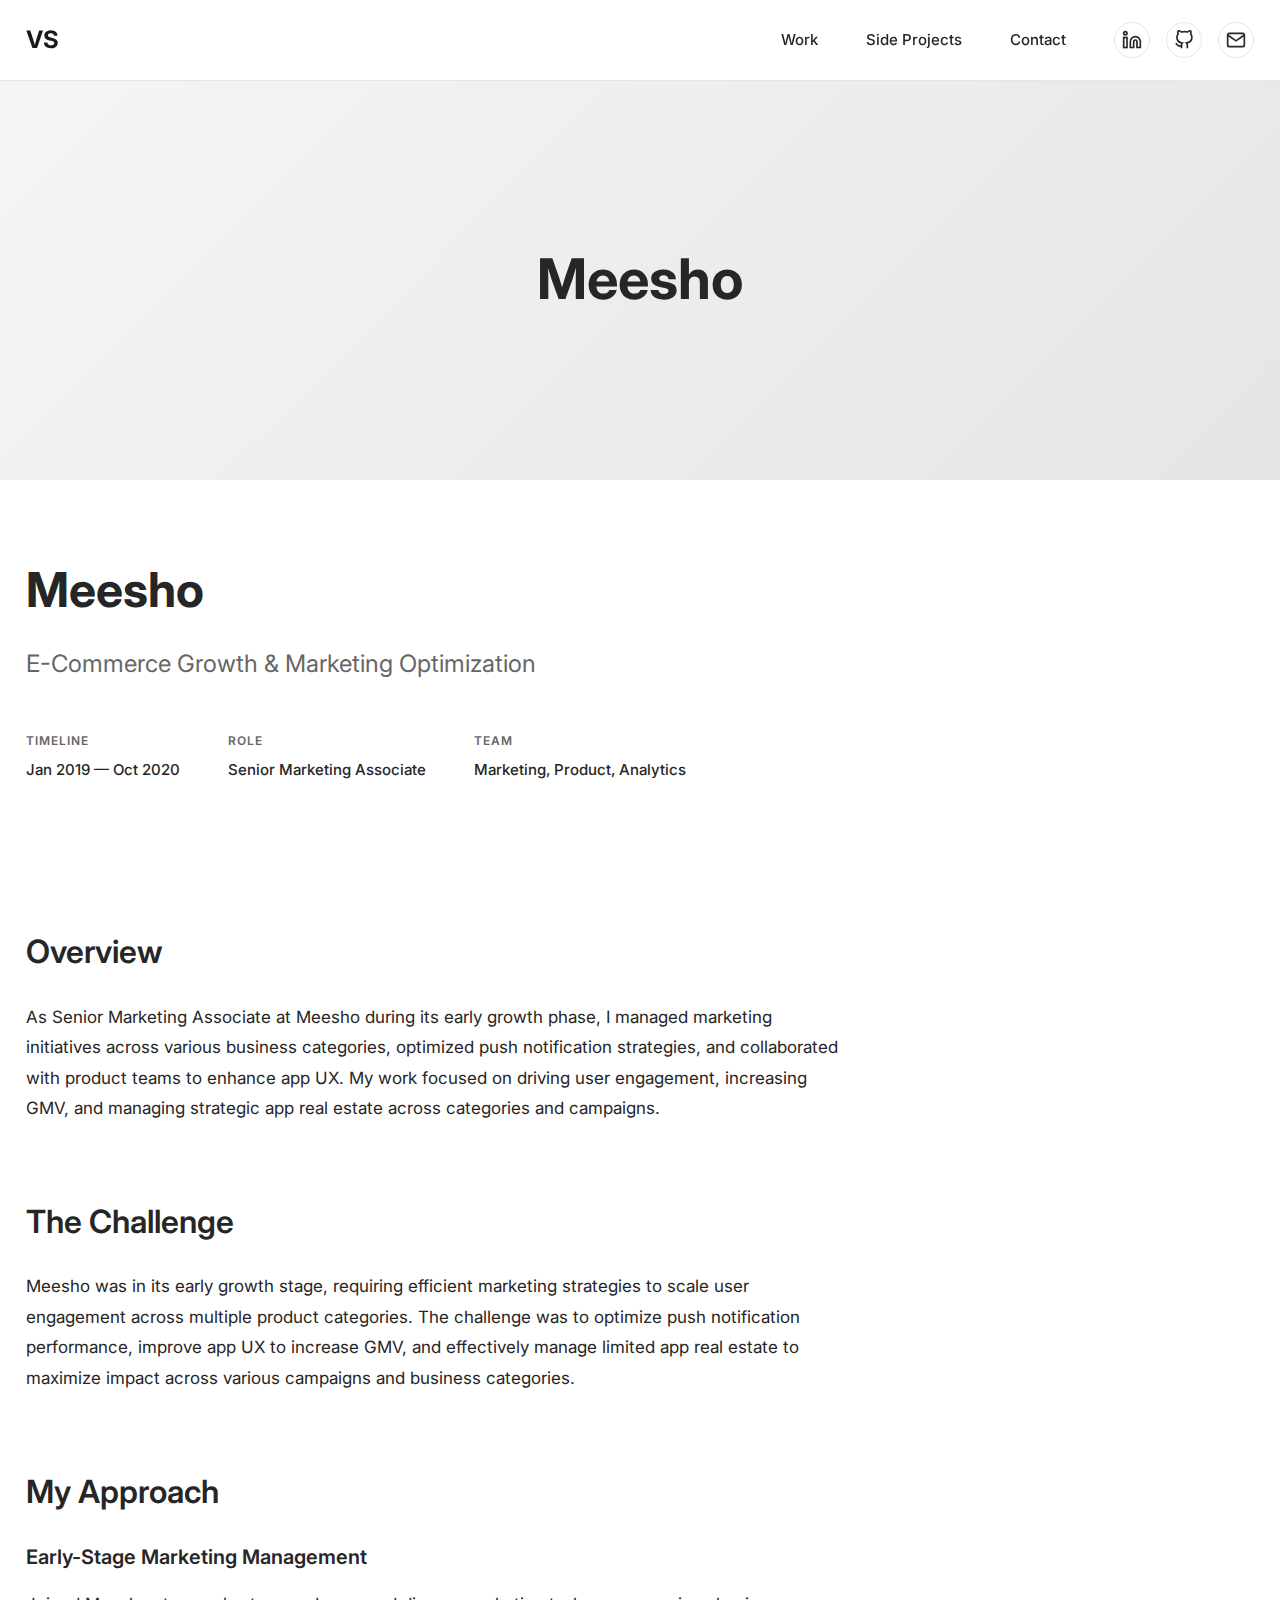
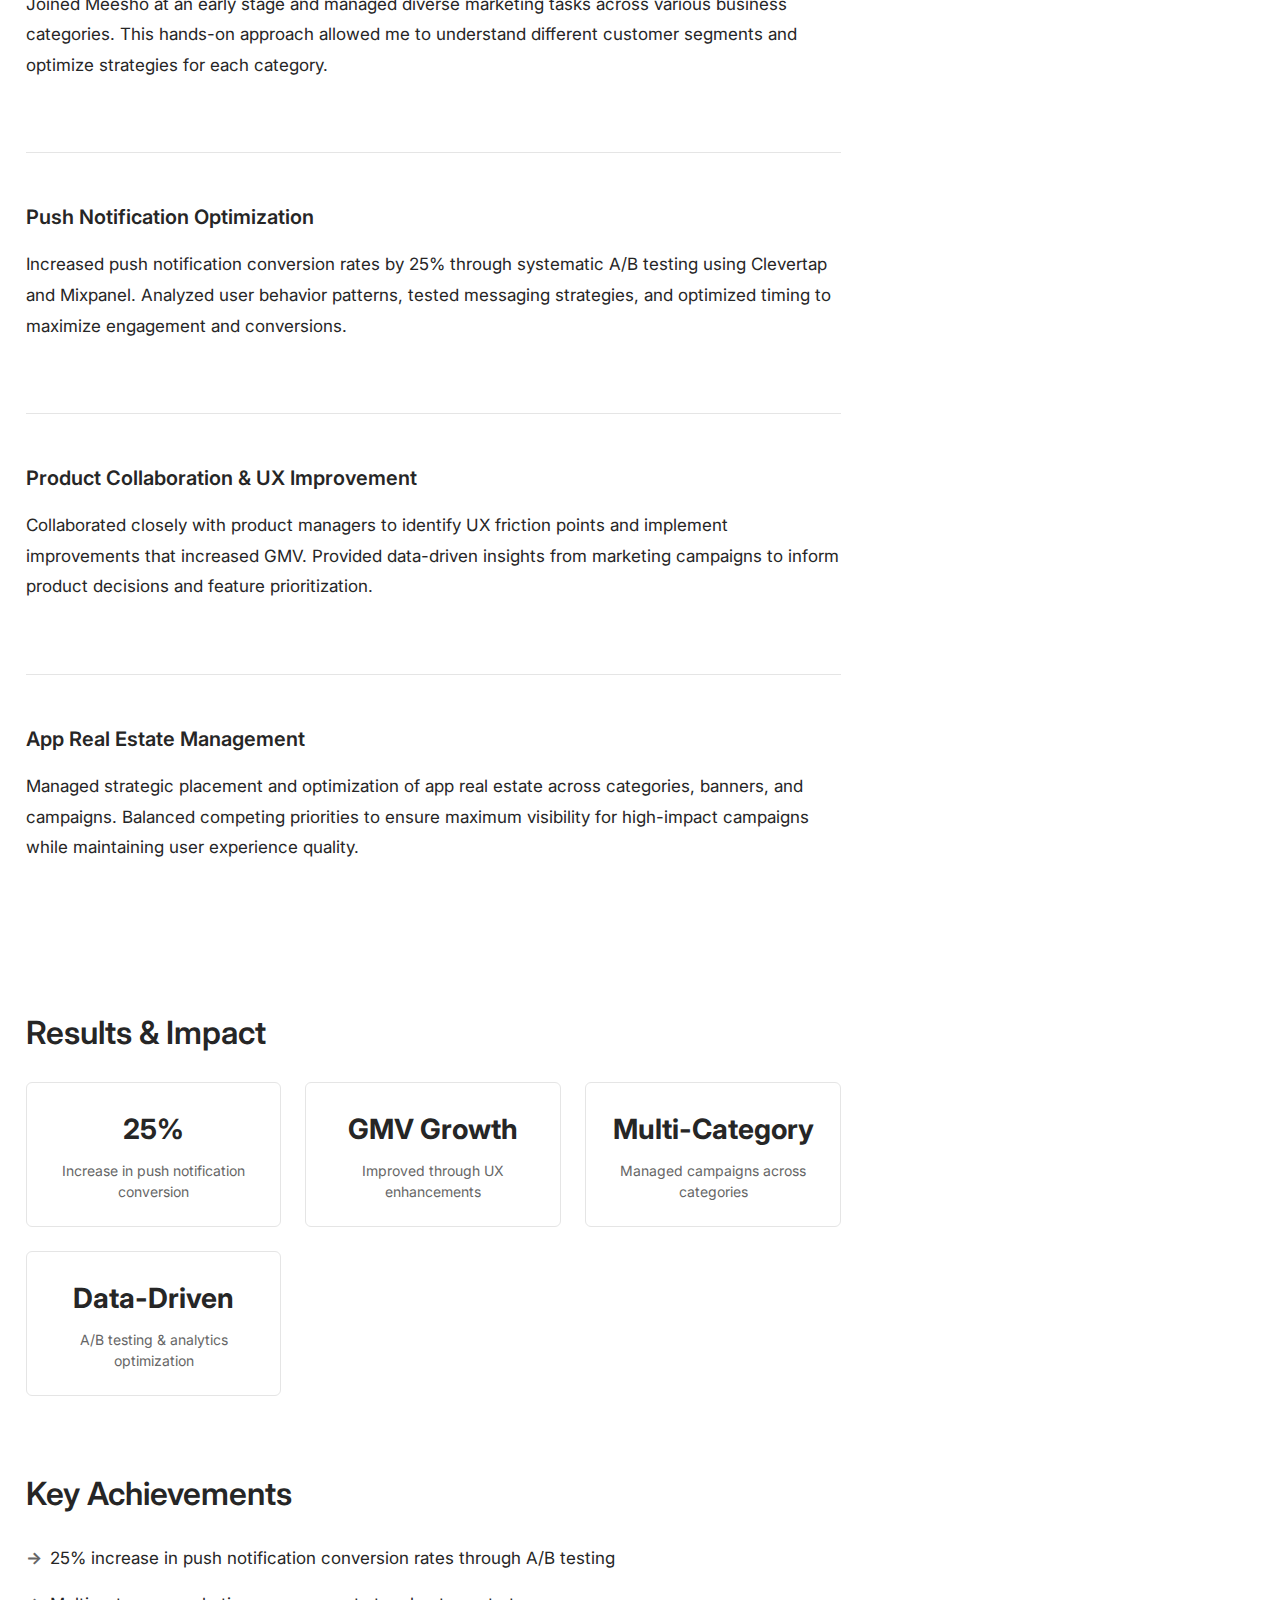
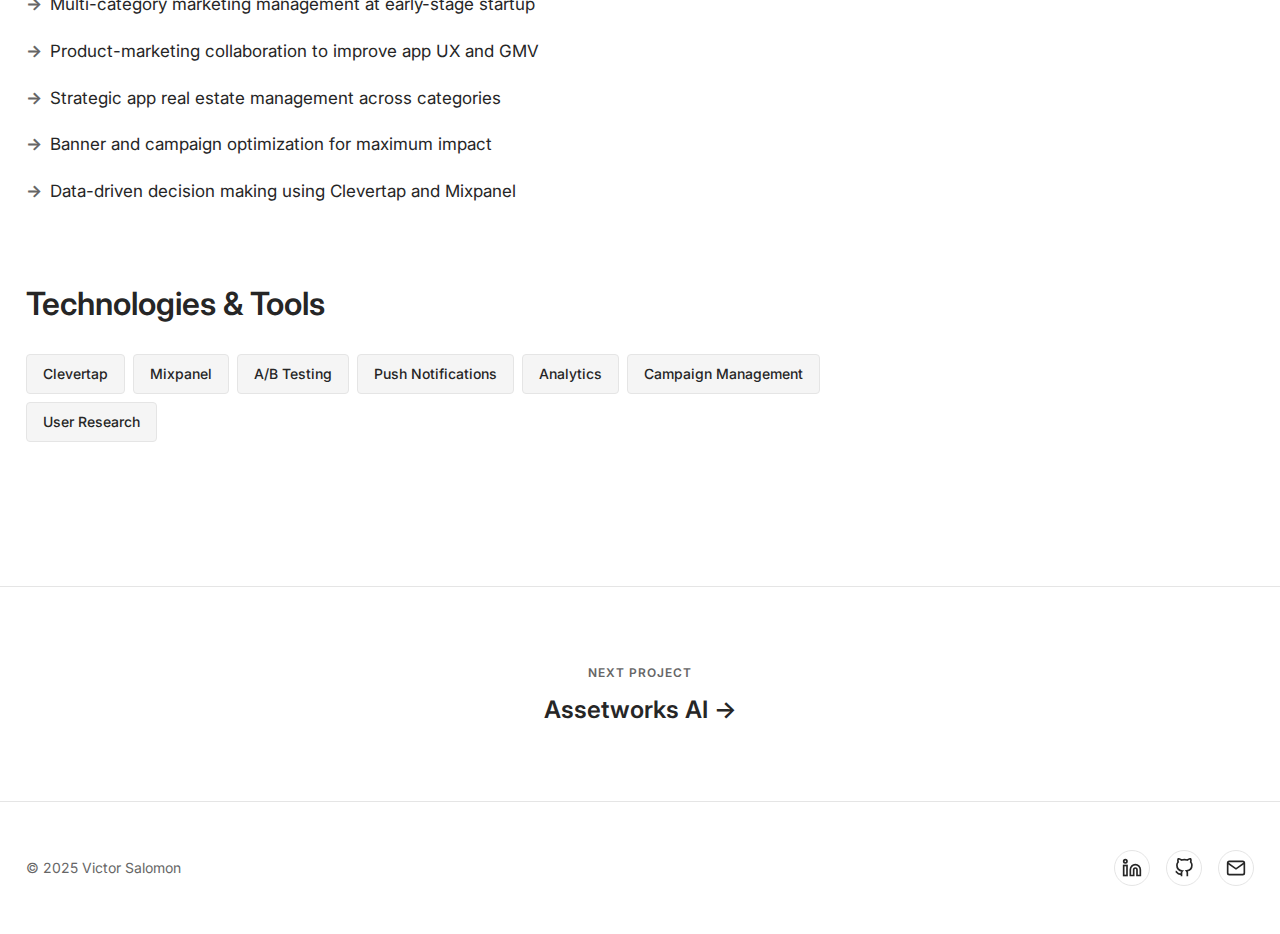
<file: pages/meesho.html>
<!DOCTYPE html>
<html lang="en">
<head>
    <meta charset="UTF-8">
    <meta name="viewport" content="width=device-width, initial-scale=1.0">
    <title>Meesho - Victor Salomon</title>
    <link rel="stylesheet" href="../css/styles.css">
    <link rel="stylesheet" href="../css/project.css">
    <link rel="preconnect" href="https://fonts.googleapis.com">
    <link rel="preconnect" href="https://fonts.gstatic.com" crossorigin>
    <link href="https://fonts.googleapis.com/css2?family=Inter:wght@300;400;500;600;700;800&display=swap" rel="stylesheet">
</head>
<body>
    <!-- Navigation -->
    <nav class="navigation">
        <div class="nav-container">
            <a href="../index.html" class="nav-logo">VS</a>
            <div class="nav-menu-wrapper">
                <ul class="nav-menu">
                    <li><a href="../index.html#work" class="nav-link">Work</a></li>
                    <li><a href="../index.html#side-projects" class="nav-link">Side Projects</a></li>
                    <li><a href="contact.html" class="nav-link">Contact</a></li>
                </ul>
                <div class="social-icons-header">
                    <a href="https://www.linkedin.com/in/victor-salomon" target="_blank" class="social-icon" aria-label="LinkedIn">
                        <svg width="20" height="20" viewBox="0 0 24 24" fill="none" stroke="currentColor" stroke-width="2">
                            <path d="M16 8a6 6 0 0 1 6 6v7h-4v-7a2 2 0 0 0-2-2 2 2 0 0 0-2 2v7h-4v-7a6 6 0 0 1 6-6z"></path>
                            <rect x="2" y="9" width="4" height="12"></rect>
                            <circle cx="4" cy="4" r="2"></circle>
                        </svg>
                    </a>
                    <a href="https://github.com/victorsolmn" target="_blank" class="social-icon" aria-label="GitHub">
                        <svg width="20" height="20" viewBox="0 0 24 24" fill="none" stroke="currentColor" stroke-width="2">
                            <path d="M9 19c-5 1.5-5-2.5-7-3m14 6v-3.87a3.37 3.37 0 0 0-.94-2.61c3.14-.35 6.44-1.54 6.44-7A5.44 5.44 0 0 0 20 4.77 5.07 5.07 0 0 0 19.91 1S18.73.65 16 2.48a13.38 13.38 0 0 0-7 0C6.27.65 5.09 1 5.09 1A5.07 5.07 0 0 0 5 4.77a5.44 5.44 0 0 0-1.5 3.78c0 5.42 3.3 6.61 6.44 7A3.37 3.37 0 0 0 9 18.13V22"></path>
                        </svg>
                    </a>
                    <a href="mailto:victorsolmn@gmail.com" class="social-icon" aria-label="Email">
                        <svg width="20" height="20" viewBox="0 0 24 24" fill="none" stroke="currentColor" stroke-width="2">
                            <path d="M4 4h16c1.1 0 2 .9 2 2v12c0 1.1-.9 2-2 2H4c-1.1 0-2-.9-2-2V6c0-1.1.9-2 2-2z"></path>
                            <polyline points="22,6 12,13 2,6"></polyline>
                        </svg>
                    </a>
                </div>
            </div>
            <button class="hamburger" id="hamburger" aria-label="Menu">
                <span></span>
                <span></span>
                <span></span>
            </button>
        </div>
    </nav>

    <!-- Project Hero -->
    <section class="project-hero">
        <div class="project-hero-background">
            <div class="project-hero-logo">
                <span class="hero-logo-text">Meesho</span>
            </div>
        </div>
        <div class="container">
            <div class="project-hero-content">
                <h1 class="project-hero-title">Meesho</h1>
                <p class="project-hero-subtitle">E-Commerce Growth & Marketing Optimization</p>
                <div class="project-meta">
                    <div class="meta-item">
                        <span class="meta-label">Timeline</span>
                        <span class="meta-value">Jan 2019 — Oct 2020</span>
                    </div>
                    <div class="meta-item">
                        <span class="meta-label">Role</span>
                        <span class="meta-value">Senior Marketing Associate</span>
                    </div>
                    <div class="meta-item">
                        <span class="meta-label">Team</span>
                        <span class="meta-value">Marketing, Product, Analytics</span>
                    </div>
                </div>
            </div>
        </div>
    </section>

    <!-- Project Content -->
    <div class="project-content">
        <div class="container">
            <div class="grid">
                <div class="content-main">

                    <!-- Overview -->
                    <section class="content-section">
                        <h2 class="content-heading">Overview</h2>
                        <p class="content-text">
                            As Senior Marketing Associate at Meesho during its early growth phase, I managed marketing initiatives across
                            various business categories, optimized push notification strategies, and collaborated with product teams to
                            enhance app UX. My work focused on driving user engagement, increasing GMV, and managing strategic app real
                            estate across categories and campaigns.
                        </p>
                    </section>

                    <!-- Challenge -->
                    <section class="content-section">
                        <h2 class="content-heading">The Challenge</h2>
                        <p class="content-text">
                            Meesho was in its early growth stage, requiring efficient marketing strategies to scale user engagement across
                            multiple product categories. The challenge was to optimize push notification performance, improve app UX to
                            increase GMV, and effectively manage limited app real estate to maximize impact across various campaigns and
                            business categories.
                        </p>
                    </section>

                    <!-- Approach -->
                    <section class="content-section">
                        <h2 class="content-heading">My Approach</h2>
                        <div class="approach-list">
                            <div class="approach-item">
                                <h3 class="approach-title">Early-Stage Marketing Management</h3>
                                <p class="content-text">
                                    Joined Meesho at an early stage and managed diverse marketing tasks across various business categories.
                                    This hands-on approach allowed me to understand different customer segments and optimize strategies
                                    for each category.
                                </p>
                            </div>

                            <div class="approach-item">
                                <h3 class="approach-title">Push Notification Optimization</h3>
                                <p class="content-text">
                                    Increased push notification conversion rates by 25% through systematic A/B testing using Clevertap
                                    and Mixpanel. Analyzed user behavior patterns, tested messaging strategies, and optimized timing
                                    to maximize engagement and conversions.
                                </p>
                            </div>

                            <div class="approach-item">
                                <h3 class="approach-title">Product Collaboration & UX Improvement</h3>
                                <p class="content-text">
                                    Collaborated closely with product managers to identify UX friction points and implement improvements
                                    that increased GMV. Provided data-driven insights from marketing campaigns to inform product decisions
                                    and feature prioritization.
                                </p>
                            </div>

                            <div class="approach-item">
                                <h3 class="approach-title">App Real Estate Management</h3>
                                <p class="content-text">
                                    Managed strategic placement and optimization of app real estate across categories, banners, and campaigns.
                                    Balanced competing priorities to ensure maximum visibility for high-impact campaigns while maintaining
                                    user experience quality.
                                </p>
                            </div>
                        </div>
                    </section>

                    <!-- Results -->
                    <section class="content-section">
                        <h2 class="content-heading">Results & Impact</h2>
                        <div class="results-grid">
                            <div class="result-card">
                                <div class="result-number">25%</div>
                                <div class="result-label">Increase in push notification conversion</div>
                            </div>
                            <div class="result-card">
                                <div class="result-number">GMV Growth</div>
                                <div class="result-label">Improved through UX enhancements</div>
                            </div>
                            <div class="result-card">
                                <div class="result-number">Multi-Category</div>
                                <div class="result-label">Managed campaigns across categories</div>
                            </div>
                            <div class="result-card">
                                <div class="result-number">Data-Driven</div>
                                <div class="result-label">A/B testing & analytics optimization</div>
                            </div>
                        </div>
                    </section>

                    <!-- Key Features -->
                    <section class="content-section">
                        <h2 class="content-heading">Key Achievements</h2>
                        <ul class="feature-list">
                            <li>25% increase in push notification conversion rates through A/B testing</li>
                            <li>Multi-category marketing management at early-stage startup</li>
                            <li>Product-marketing collaboration to improve app UX and GMV</li>
                            <li>Strategic app real estate management across categories</li>
                            <li>Banner and campaign optimization for maximum impact</li>
                            <li>Data-driven decision making using Clevertap and Mixpanel</li>
                        </ul>
                    </section>

                    <!-- Technologies -->
                    <section class="content-section">
                        <h2 class="content-heading">Technologies & Tools</h2>
                        <div class="tech-tags">
                            <span class="tech-tag">Clevertap</span>
                            <span class="tech-tag">Mixpanel</span>
                            <span class="tech-tag">A/B Testing</span>
                            <span class="tech-tag">Push Notifications</span>
                            <span class="tech-tag">Analytics</span>
                            <span class="tech-tag">Campaign Management</span>
                            <span class="tech-tag">User Research</span>
                        </div>
                    </section>

                </div>
            </div>
        </div>
    </div>

    <!-- Project Navigation -->
    <section class="project-nav">
        <div class="container">
            <div class="project-nav-content">
                <a href="assetworks.html" class="project-nav-link">
                    <span class="nav-label">Next Project</span>
                    <span class="nav-title">Assetworks AI →</span>
                </a>
            </div>
        </div>
    </section>

    <!-- Footer -->
    <footer class="footer">
        <div class="container">
            <div class="footer-content">
                <p>&copy; 2025 Victor Salomon</p>
                <div class="social-icons-footer">
                    <a href="https://www.linkedin.com/in/victor-salomon" target="_blank" class="social-icon" aria-label="LinkedIn">
                        <svg width="20" height="20" viewBox="0 0 24 24" fill="none" stroke="currentColor" stroke-width="2">
                            <path d="M16 8a6 6 0 0 1 6 6v7h-4v-7a2 2 0 0 0-2-2 2 2 0 0 0-2 2v7h-4v-7a6 6 0 0 1 6-6z"></path>
                            <rect x="2" y="9" width="4" height="12"></rect>
                            <circle cx="4" cy="4" r="2"></circle>
                        </svg>
                    </a>
                    <a href="https://github.com/victorsolmn" target="_blank" class="social-icon" aria-label="GitHub">
                        <svg width="20" height="20" viewBox="0 0 24 24" fill="none" stroke="currentColor" stroke-width="2">
                            <path d="M9 19c-5 1.5-5-2.5-7-3m14 6v-3.87a3.37 3.37 0 0 0-.94-2.61c3.14-.35 6.44-1.54 6.44-7A5.44 5.44 0 0 0 20 4.77 5.07 5.07 0 0 0 19.91 1S18.73.65 16 2.48a13.38 13.38 0 0 0-7 0C6.27.65 5.09 1 5.09 1A5.07 5.07 0 0 0 5 4.77a5.44 5.44 0 0 0-1.5 3.78c0 5.42 3.3 6.61 6.44 7A3.37 3.37 0 0 0 9 18.13V22"></path>
                        </svg>
                    </a>
                    <a href="mailto:victorsolmn@gmail.com" class="social-icon" aria-label="Email">
                        <svg width="20" height="20" viewBox="0 0 24 24" fill="none" stroke="currentColor" stroke-width="2">
                            <path d="M4 4h16c1.1 0 2 .9 2 2v12c0 1.1-.9 2-2 2H4c-1.1 0-2-.9-2-2V6c0-1.1.9-2 2-2z"></path>
                            <polyline points="22,6 12,13 2,6"></polyline>
                        </svg>
                    </a>
                </div>
            </div>
        </div>
    </footer>

    <script src="../js/script.js"></script>
</body>
</html>
</file>
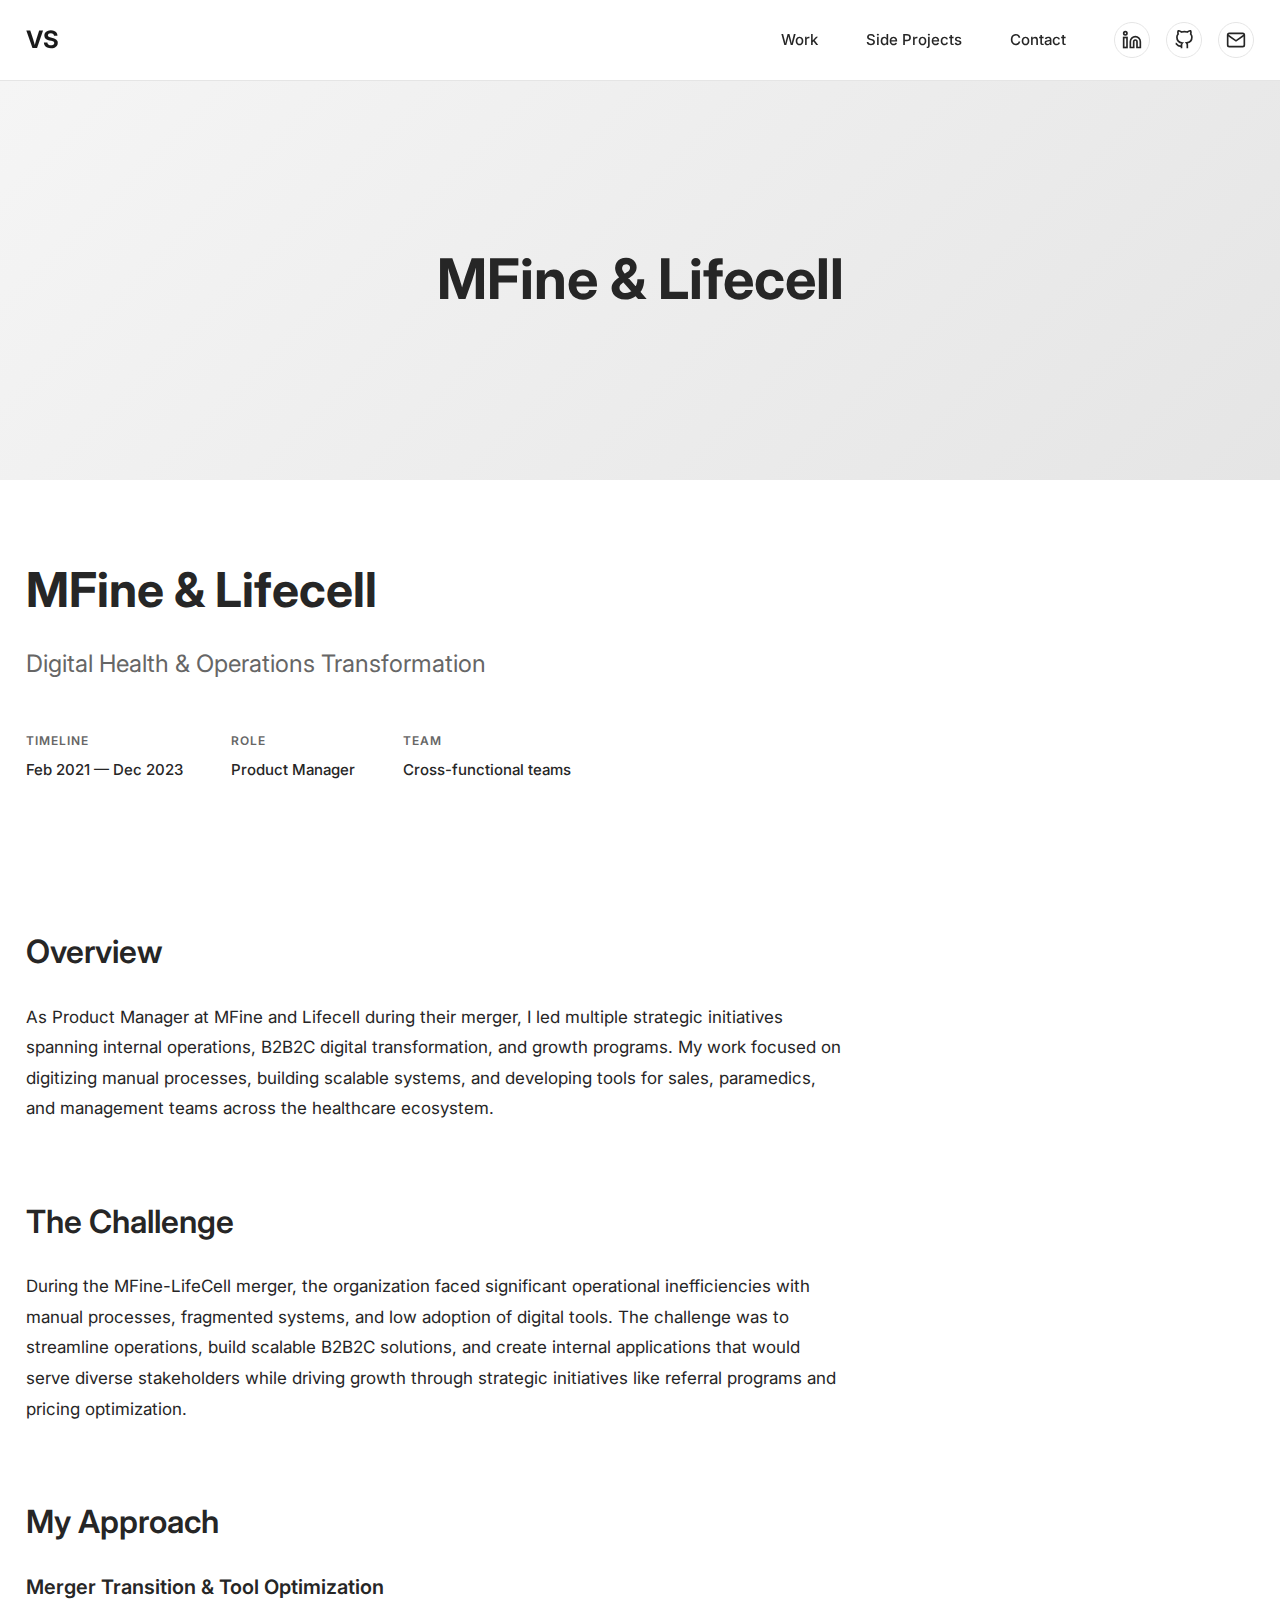
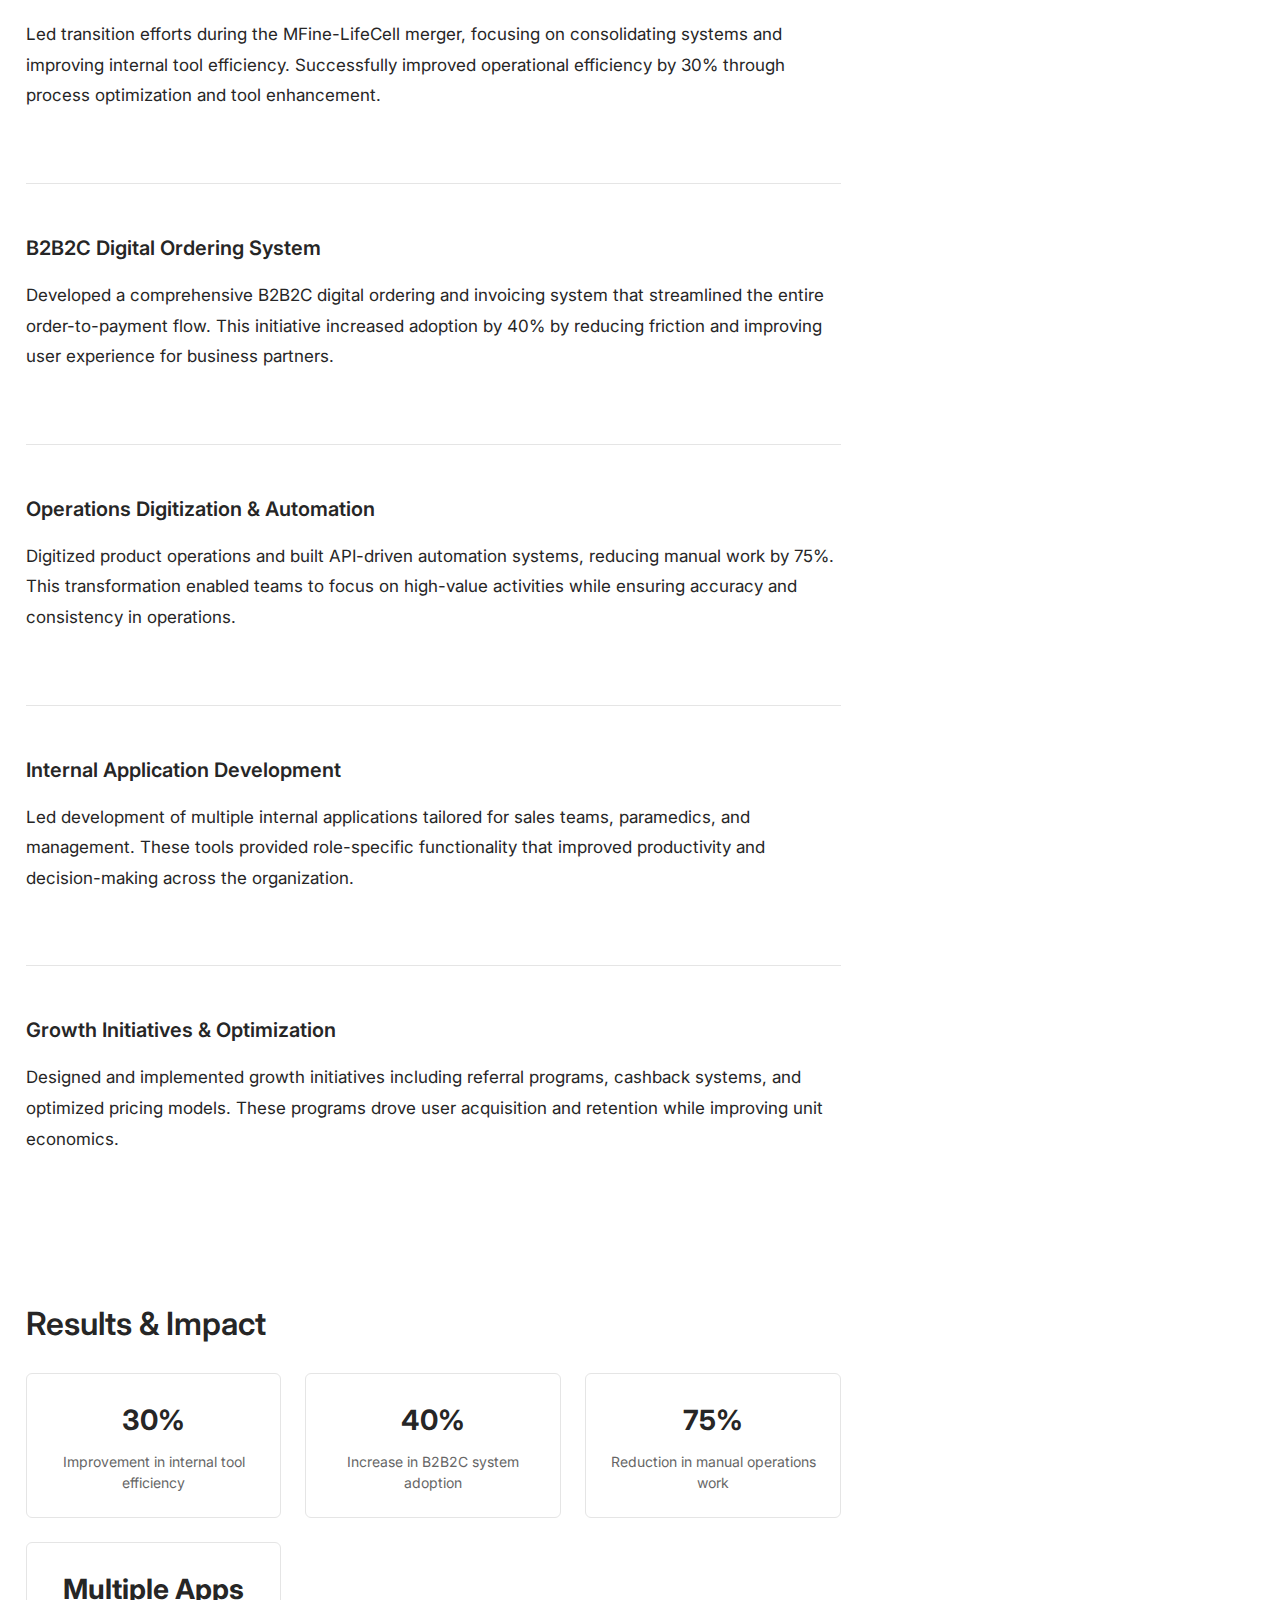
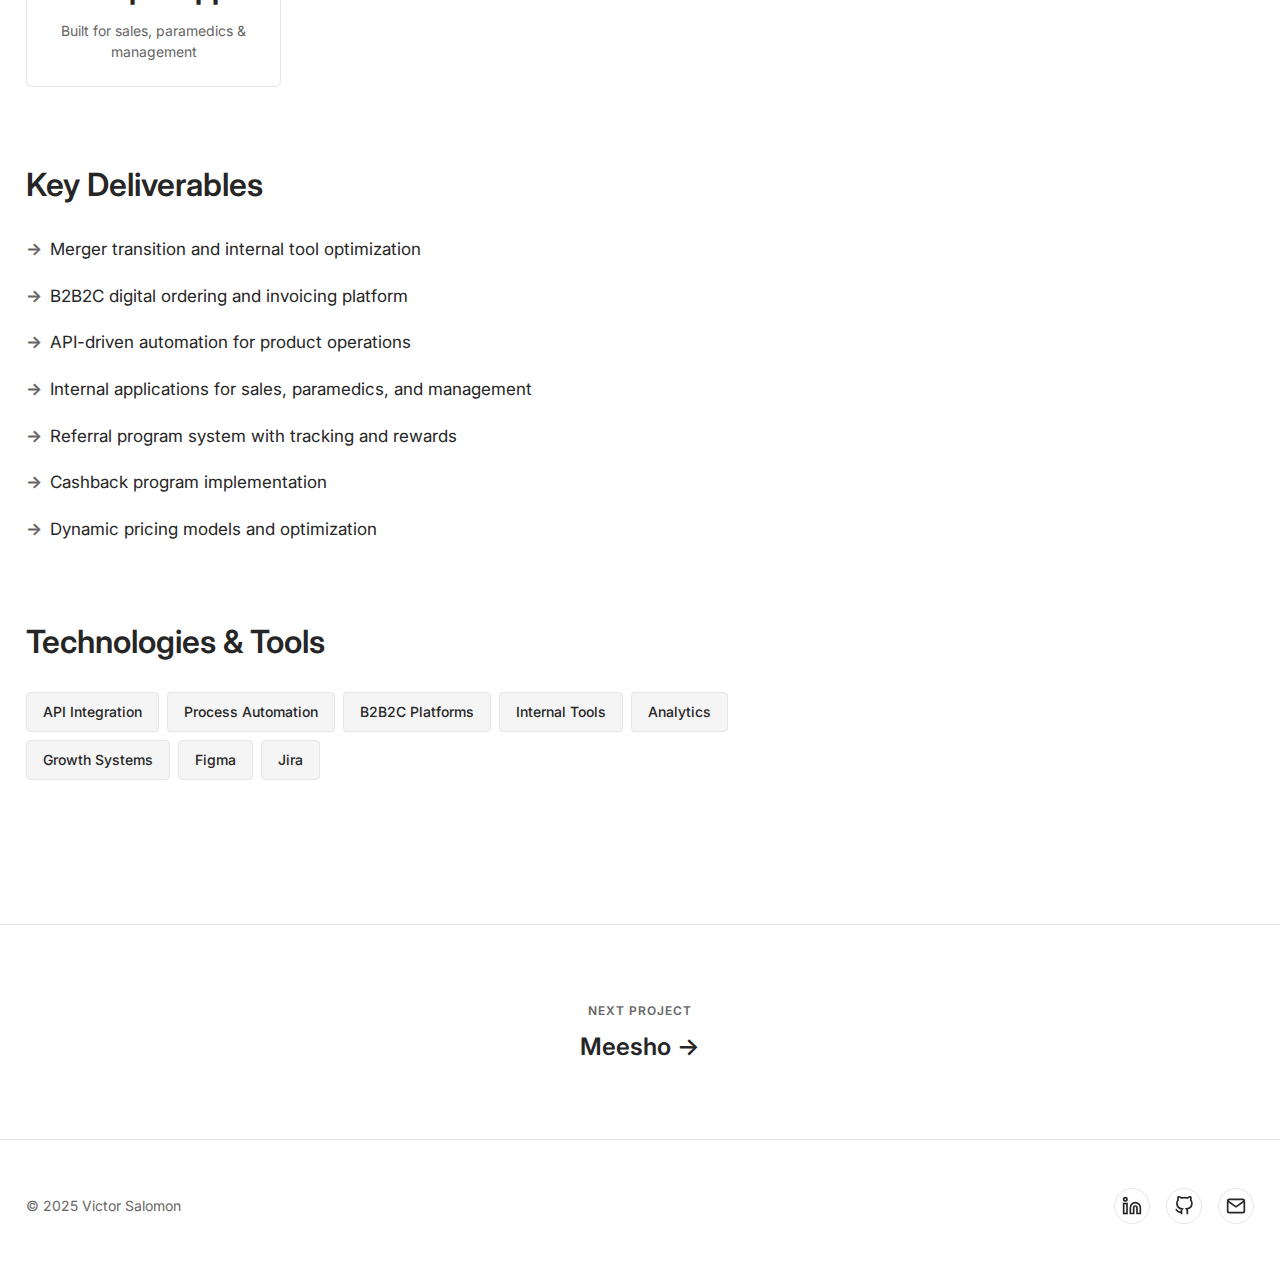
<file: pages/mfine-lifecell.html>
<!DOCTYPE html>
<html lang="en">
<head>
    <meta charset="UTF-8">
    <meta name="viewport" content="width=device-width, initial-scale=1.0">
    <title>MFine & Lifecell - Victor Salomon</title>
    <link rel="stylesheet" href="../css/styles.css">
    <link rel="stylesheet" href="../css/project.css">
    <link rel="preconnect" href="https://fonts.googleapis.com">
    <link rel="preconnect" href="https://fonts.gstatic.com" crossorigin>
    <link href="https://fonts.googleapis.com/css2?family=Inter:wght@300;400;500;600;700;800&display=swap" rel="stylesheet">
</head>
<body>
    <!-- Navigation -->
    <nav class="navigation">
        <div class="nav-container">
            <a href="../index.html" class="nav-logo">VS</a>
            <div class="nav-menu-wrapper">
                <ul class="nav-menu">
                    <li><a href="../index.html#work" class="nav-link">Work</a></li>
                    <li><a href="../index.html#side-projects" class="nav-link">Side Projects</a></li>
                    <li><a href="contact.html" class="nav-link">Contact</a></li>
                </ul>
                <div class="social-icons-header">
                    <a href="https://www.linkedin.com/in/victor-salomon" target="_blank" class="social-icon" aria-label="LinkedIn">
                        <svg width="20" height="20" viewBox="0 0 24 24" fill="none" stroke="currentColor" stroke-width="2">
                            <path d="M16 8a6 6 0 0 1 6 6v7h-4v-7a2 2 0 0 0-2-2 2 2 0 0 0-2 2v7h-4v-7a6 6 0 0 1 6-6z"></path>
                            <rect x="2" y="9" width="4" height="12"></rect>
                            <circle cx="4" cy="4" r="2"></circle>
                        </svg>
                    </a>
                    <a href="https://github.com/victorsolmn" target="_blank" class="social-icon" aria-label="GitHub">
                        <svg width="20" height="20" viewBox="0 0 24 24" fill="none" stroke="currentColor" stroke-width="2">
                            <path d="M9 19c-5 1.5-5-2.5-7-3m14 6v-3.87a3.37 3.37 0 0 0-.94-2.61c3.14-.35 6.44-1.54 6.44-7A5.44 5.44 0 0 0 20 4.77 5.07 5.07 0 0 0 19.91 1S18.73.65 16 2.48a13.38 13.38 0 0 0-7 0C6.27.65 5.09 1 5.09 1A5.07 5.07 0 0 0 5 4.77a5.44 5.44 0 0 0-1.5 3.78c0 5.42 3.3 6.61 6.44 7A3.37 3.37 0 0 0 9 18.13V22"></path>
                        </svg>
                    </a>
                    <a href="mailto:victorsolmn@gmail.com" class="social-icon" aria-label="Email">
                        <svg width="20" height="20" viewBox="0 0 24 24" fill="none" stroke="currentColor" stroke-width="2">
                            <path d="M4 4h16c1.1 0 2 .9 2 2v12c0 1.1-.9 2-2 2H4c-1.1 0-2-.9-2-2V6c0-1.1.9-2 2-2z"></path>
                            <polyline points="22,6 12,13 2,6"></polyline>
                        </svg>
                    </a>
                </div>
            </div>
            <button class="hamburger" id="hamburger" aria-label="Menu">
                <span></span>
                <span></span>
                <span></span>
            </button>
        </div>
    </nav>

    <!-- Project Hero -->
    <section class="project-hero">
        <div class="project-hero-background">
            <div class="project-hero-logo">
                <span class="hero-logo-text">MFine & Lifecell</span>
            </div>
        </div>
        <div class="container">
            <div class="project-hero-content">
                <h1 class="project-hero-title">MFine & Lifecell</h1>
                <p class="project-hero-subtitle">Digital Health & Operations Transformation</p>
                <div class="project-meta">
                    <div class="meta-item">
                        <span class="meta-label">Timeline</span>
                        <span class="meta-value">Feb 2021 — Dec 2023</span>
                    </div>
                    <div class="meta-item">
                        <span class="meta-label">Role</span>
                        <span class="meta-value">Product Manager</span>
                    </div>
                    <div class="meta-item">
                        <span class="meta-label">Team</span>
                        <span class="meta-value">Cross-functional teams</span>
                    </div>
                </div>
            </div>
        </div>
    </section>

    <!-- Project Content -->
    <div class="project-content">
        <div class="container">
            <div class="grid">
                <div class="content-main">

                    <!-- Overview -->
                    <section class="content-section">
                        <h2 class="content-heading">Overview</h2>
                        <p class="content-text">
                            As Product Manager at MFine and Lifecell during their merger, I led multiple strategic initiatives spanning
                            internal operations, B2B2C digital transformation, and growth programs. My work focused on digitizing manual
                            processes, building scalable systems, and developing tools for sales, paramedics, and management teams
                            across the healthcare ecosystem.
                        </p>
                    </section>

                    <!-- Challenge -->
                    <section class="content-section">
                        <h2 class="content-heading">The Challenge</h2>
                        <p class="content-text">
                            During the MFine-LifeCell merger, the organization faced significant operational inefficiencies with manual
                            processes, fragmented systems, and low adoption of digital tools. The challenge was to streamline operations,
                            build scalable B2B2C solutions, and create internal applications that would serve diverse stakeholders while
                            driving growth through strategic initiatives like referral programs and pricing optimization.
                        </p>
                    </section>

                    <!-- Approach -->
                    <section class="content-section">
                        <h2 class="content-heading">My Approach</h2>
                        <div class="approach-list">
                            <div class="approach-item">
                                <h3 class="approach-title">Merger Transition & Tool Optimization</h3>
                                <p class="content-text">
                                    Led transition efforts during the MFine-LifeCell merger, focusing on consolidating systems and
                                    improving internal tool efficiency. Successfully improved operational efficiency by 30% through
                                    process optimization and tool enhancement.
                                </p>
                            </div>

                            <div class="approach-item">
                                <h3 class="approach-title">B2B2C Digital Ordering System</h3>
                                <p class="content-text">
                                    Developed a comprehensive B2B2C digital ordering and invoicing system that streamlined the entire
                                    order-to-payment flow. This initiative increased adoption by 40% by reducing friction and improving
                                    user experience for business partners.
                                </p>
                            </div>

                            <div class="approach-item">
                                <h3 class="approach-title">Operations Digitization & Automation</h3>
                                <p class="content-text">
                                    Digitized product operations and built API-driven automation systems, reducing manual work by 75%.
                                    This transformation enabled teams to focus on high-value activities while ensuring accuracy and
                                    consistency in operations.
                                </p>
                            </div>

                            <div class="approach-item">
                                <h3 class="approach-title">Internal Application Development</h3>
                                <p class="content-text">
                                    Led development of multiple internal applications tailored for sales teams, paramedics, and management.
                                    These tools provided role-specific functionality that improved productivity and decision-making across
                                    the organization.
                                </p>
                            </div>

                            <div class="approach-item">
                                <h3 class="approach-title">Growth Initiatives & Optimization</h3>
                                <p class="content-text">
                                    Designed and implemented growth initiatives including referral programs, cashback systems, and
                                    optimized pricing models. These programs drove user acquisition and retention while improving
                                    unit economics.
                                </p>
                            </div>
                        </div>
                    </section>

                    <!-- Results -->
                    <section class="content-section">
                        <h2 class="content-heading">Results & Impact</h2>
                        <div class="results-grid">
                            <div class="result-card">
                                <div class="result-number">30%</div>
                                <div class="result-label">Improvement in internal tool efficiency</div>
                            </div>
                            <div class="result-card">
                                <div class="result-number">40%</div>
                                <div class="result-label">Increase in B2B2C system adoption</div>
                            </div>
                            <div class="result-card">
                                <div class="result-number">75%</div>
                                <div class="result-label">Reduction in manual operations work</div>
                            </div>
                            <div class="result-card">
                                <div class="result-number">Multiple Apps</div>
                                <div class="result-label">Built for sales, paramedics & management</div>
                            </div>
                        </div>
                    </section>

                    <!-- Key Features -->
                    <section class="content-section">
                        <h2 class="content-heading">Key Deliverables</h2>
                        <ul class="feature-list">
                            <li>Merger transition and internal tool optimization</li>
                            <li>B2B2C digital ordering and invoicing platform</li>
                            <li>API-driven automation for product operations</li>
                            <li>Internal applications for sales, paramedics, and management</li>
                            <li>Referral program system with tracking and rewards</li>
                            <li>Cashback program implementation</li>
                            <li>Dynamic pricing models and optimization</li>
                        </ul>
                    </section>

                    <!-- Technologies -->
                    <section class="content-section">
                        <h2 class="content-heading">Technologies & Tools</h2>
                        <div class="tech-tags">
                            <span class="tech-tag">API Integration</span>
                            <span class="tech-tag">Process Automation</span>
                            <span class="tech-tag">B2B2C Platforms</span>
                            <span class="tech-tag">Internal Tools</span>
                            <span class="tech-tag">Analytics</span>
                            <span class="tech-tag">Growth Systems</span>
                            <span class="tech-tag">Figma</span>
                            <span class="tech-tag">Jira</span>
                        </div>
                    </section>

                </div>
            </div>
        </div>
    </div>

    <!-- Project Navigation -->
    <section class="project-nav">
        <div class="container">
            <div class="project-nav-content">
                <a href="meesho.html" class="project-nav-link">
                    <span class="nav-label">Next Project</span>
                    <span class="nav-title">Meesho →</span>
                </a>
            </div>
        </div>
    </section>

    <!-- Footer -->
    <footer class="footer">
        <div class="container">
            <div class="footer-content">
                <p>&copy; 2025 Victor Salomon</p>
                <div class="social-icons-footer">
                    <a href="https://www.linkedin.com/in/victor-salomon" target="_blank" class="social-icon" aria-label="LinkedIn">
                        <svg width="20" height="20" viewBox="0 0 24 24" fill="none" stroke="currentColor" stroke-width="2">
                            <path d="M16 8a6 6 0 0 1 6 6v7h-4v-7a2 2 0 0 0-2-2 2 2 0 0 0-2 2v7h-4v-7a6 6 0 0 1 6-6z"></path>
                            <rect x="2" y="9" width="4" height="12"></rect>
                            <circle cx="4" cy="4" r="2"></circle>
                        </svg>
                    </a>
                    <a href="https://github.com/victorsolmn" target="_blank" class="social-icon" aria-label="GitHub">
                        <svg width="20" height="20" viewBox="0 0 24 24" fill="none" stroke="currentColor" stroke-width="2">
                            <path d="M9 19c-5 1.5-5-2.5-7-3m14 6v-3.87a3.37 3.37 0 0 0-.94-2.61c3.14-.35 6.44-1.54 6.44-7A5.44 5.44 0 0 0 20 4.77 5.07 5.07 0 0 0 19.91 1S18.73.65 16 2.48a13.38 13.38 0 0 0-7 0C6.27.65 5.09 1 5.09 1A5.07 5.07 0 0 0 5 4.77a5.44 5.44 0 0 0-1.5 3.78c0 5.42 3.3 6.61 6.44 7A3.37 3.37 0 0 0 9 18.13V22"></path>
                        </svg>
                    </a>
                    <a href="mailto:victorsolmn@gmail.com" class="social-icon" aria-label="Email">
                        <svg width="20" height="20" viewBox="0 0 24 24" fill="none" stroke="currentColor" stroke-width="2">
                            <path d="M4 4h16c1.1 0 2 .9 2 2v12c0 1.1-.9 2-2 2H4c-1.1 0-2-.9-2-2V6c0-1.1.9-2 2-2z"></path>
                            <polyline points="22,6 12,13 2,6"></polyline>
                        </svg>
                    </a>
                </div>
            </div>
        </div>
    </footer>

    <script src="../js/script.js"></script>
</body>
</html>
</file>
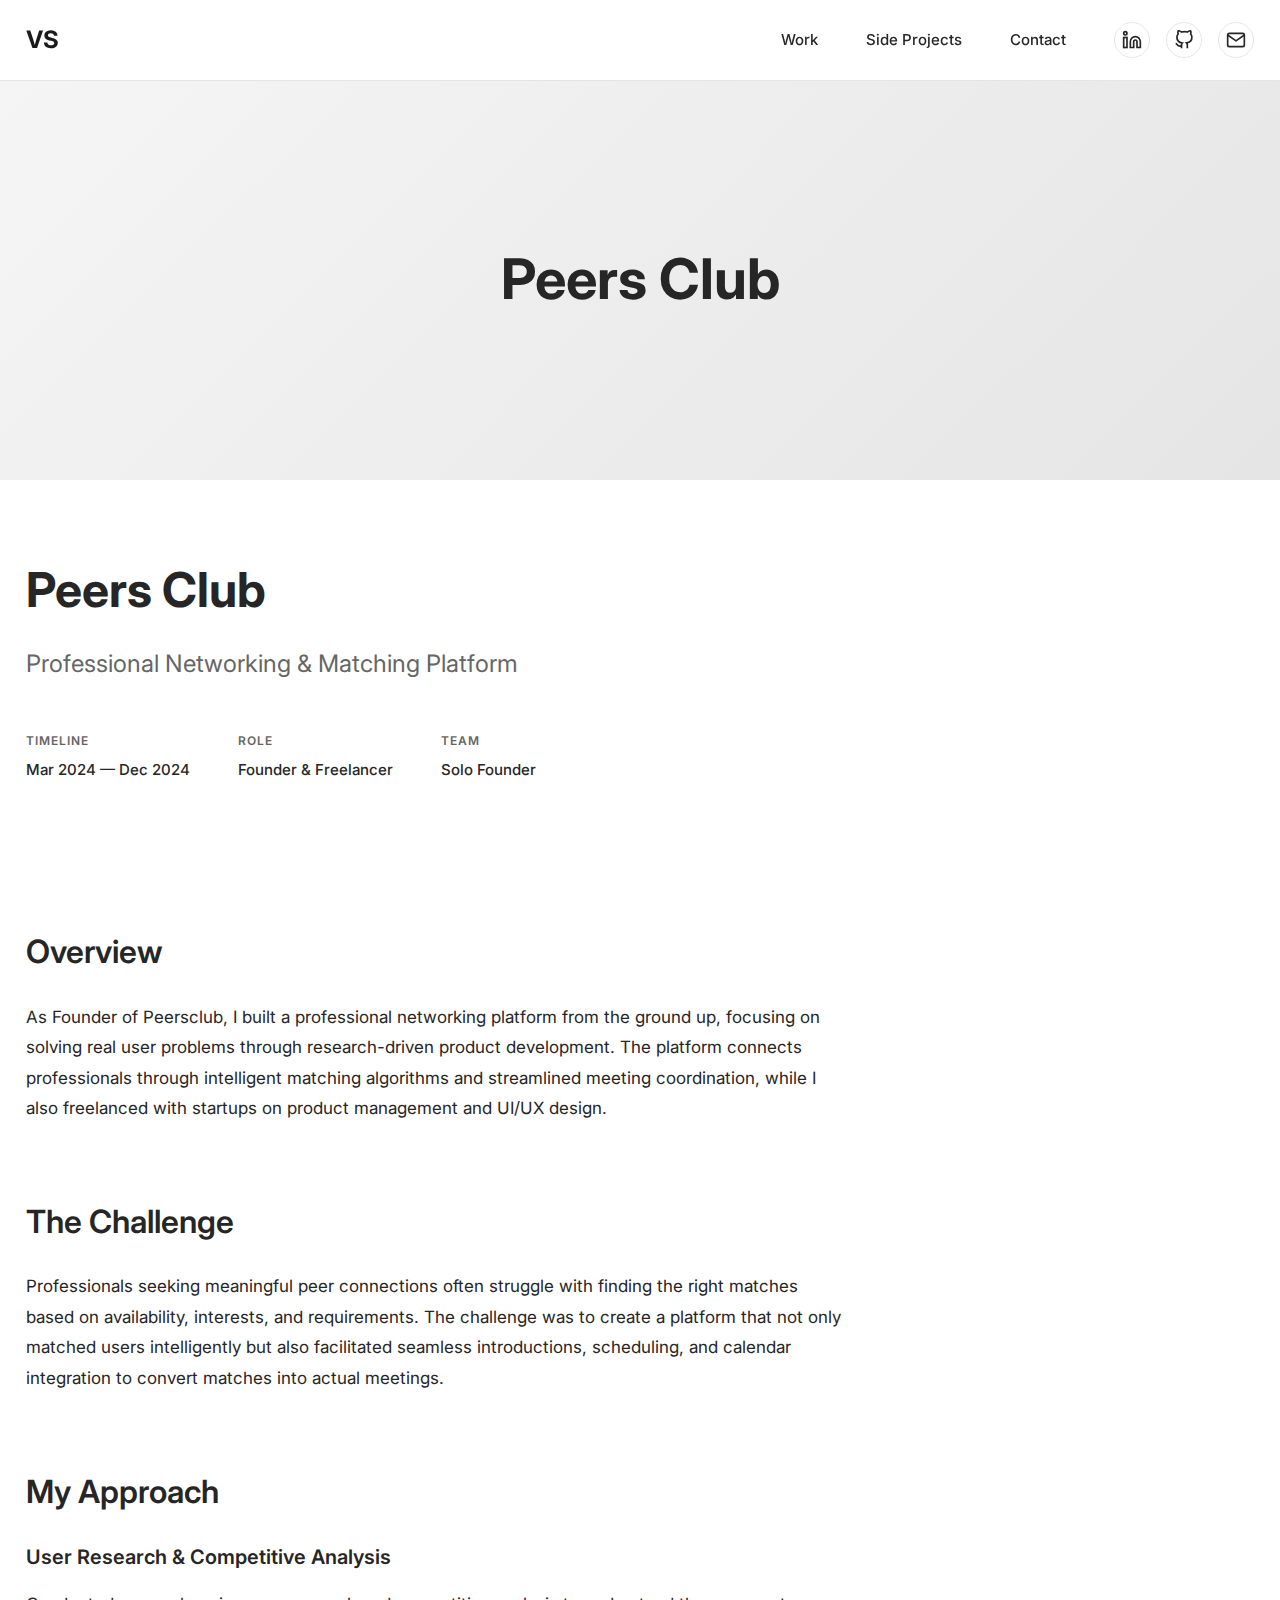
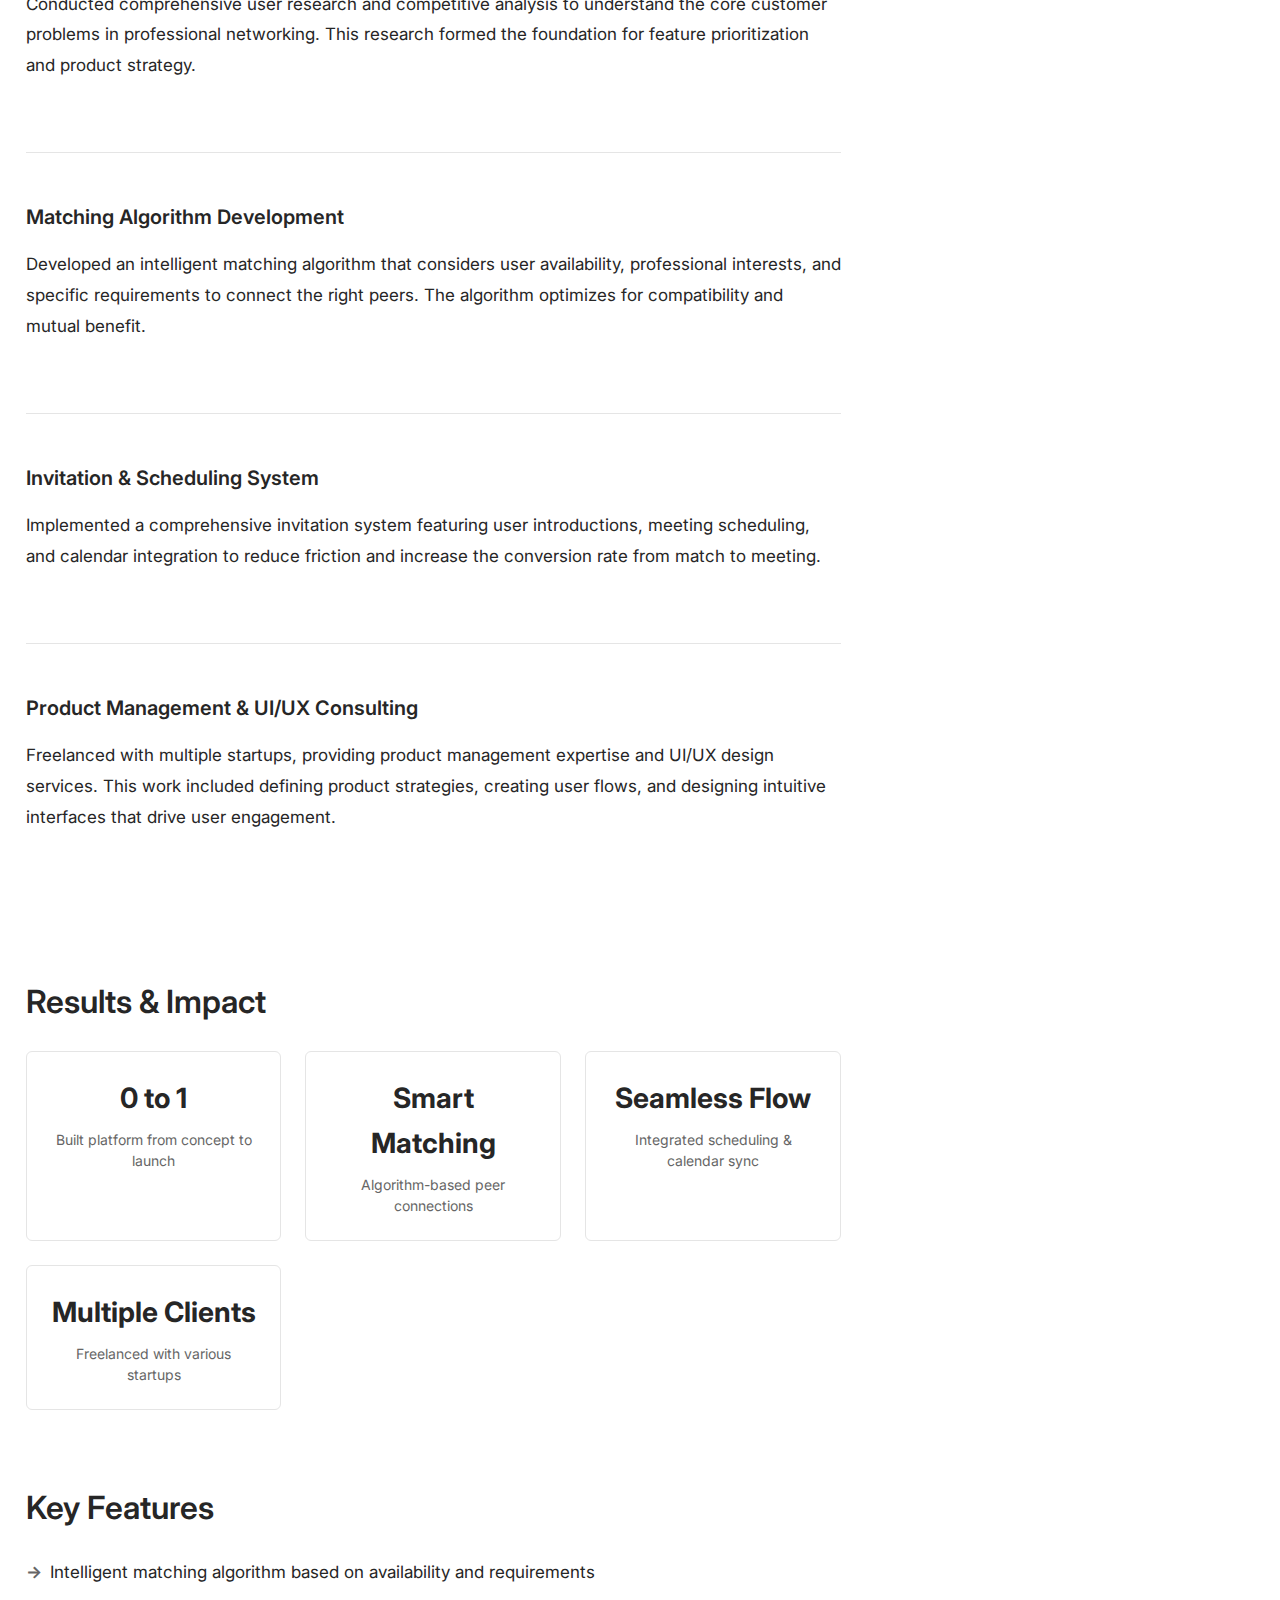
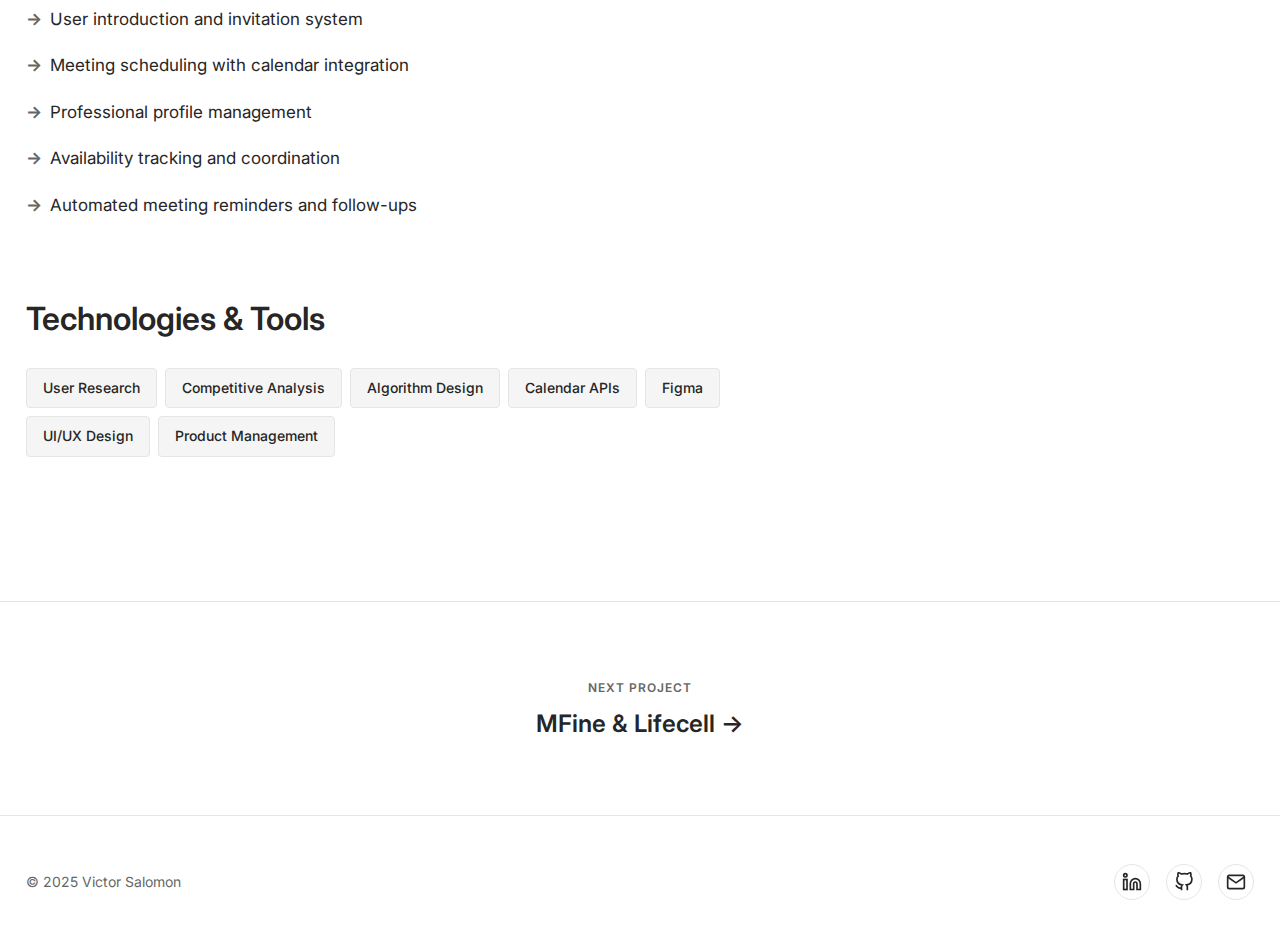
<file: pages/peersclub.html>
<!DOCTYPE html>
<html lang="en">
<head>
    <meta charset="UTF-8">
    <meta name="viewport" content="width=device-width, initial-scale=1.0">
    <title>Peers Club - Victor Salomon</title>
    <link rel="stylesheet" href="../css/styles.css">
    <link rel="stylesheet" href="../css/project.css">
    <link rel="preconnect" href="https://fonts.googleapis.com">
    <link rel="preconnect" href="https://fonts.gstatic.com" crossorigin>
    <link href="https://fonts.googleapis.com/css2?family=Inter:wght@300;400;500;600;700;800&display=swap" rel="stylesheet">
</head>
<body>
    <!-- Navigation -->
    <nav class="navigation">
        <div class="nav-container">
            <a href="../index.html" class="nav-logo">VS</a>
            <div class="nav-menu-wrapper">
                <ul class="nav-menu">
                    <li><a href="../index.html#work" class="nav-link">Work</a></li>
                    <li><a href="../index.html#side-projects" class="nav-link">Side Projects</a></li>
                    <li><a href="contact.html" class="nav-link">Contact</a></li>
                </ul>
                <div class="social-icons-header">
                    <a href="https://www.linkedin.com/in/victor-salomon" target="_blank" class="social-icon" aria-label="LinkedIn">
                        <svg width="20" height="20" viewBox="0 0 24 24" fill="none" stroke="currentColor" stroke-width="2">
                            <path d="M16 8a6 6 0 0 1 6 6v7h-4v-7a2 2 0 0 0-2-2 2 2 0 0 0-2 2v7h-4v-7a6 6 0 0 1 6-6z"></path>
                            <rect x="2" y="9" width="4" height="12"></rect>
                            <circle cx="4" cy="4" r="2"></circle>
                        </svg>
                    </a>
                    <a href="https://github.com/victorsolmn" target="_blank" class="social-icon" aria-label="GitHub">
                        <svg width="20" height="20" viewBox="0 0 24 24" fill="none" stroke="currentColor" stroke-width="2">
                            <path d="M9 19c-5 1.5-5-2.5-7-3m14 6v-3.87a3.37 3.37 0 0 0-.94-2.61c3.14-.35 6.44-1.54 6.44-7A5.44 5.44 0 0 0 20 4.77 5.07 5.07 0 0 0 19.91 1S18.73.65 16 2.48a13.38 13.38 0 0 0-7 0C6.27.65 5.09 1 5.09 1A5.07 5.07 0 0 0 5 4.77a5.44 5.44 0 0 0-1.5 3.78c0 5.42 3.3 6.61 6.44 7A3.37 3.37 0 0 0 9 18.13V22"></path>
                        </svg>
                    </a>
                    <a href="mailto:victorsolmn@gmail.com" class="social-icon" aria-label="Email">
                        <svg width="20" height="20" viewBox="0 0 24 24" fill="none" stroke="currentColor" stroke-width="2">
                            <path d="M4 4h16c1.1 0 2 .9 2 2v12c0 1.1-.9 2-2 2H4c-1.1 0-2-.9-2-2V6c0-1.1.9-2 2-2z"></path>
                            <polyline points="22,6 12,13 2,6"></polyline>
                        </svg>
                    </a>
                </div>
            </div>
            <button class="hamburger" id="hamburger" aria-label="Menu">
                <span></span>
                <span></span>
                <span></span>
            </button>
        </div>
    </nav>

    <!-- Project Hero -->
    <section class="project-hero">
        <div class="project-hero-background">
            <div class="project-hero-logo">
                <span class="hero-logo-text">Peers Club</span>
            </div>
        </div>
        <div class="container">
            <div class="project-hero-content">
                <h1 class="project-hero-title">Peers Club</h1>
                <p class="project-hero-subtitle">Professional Networking & Matching Platform</p>
                <div class="project-meta">
                    <div class="meta-item">
                        <span class="meta-label">Timeline</span>
                        <span class="meta-value">Mar 2024 — Dec 2024</span>
                    </div>
                    <div class="meta-item">
                        <span class="meta-label">Role</span>
                        <span class="meta-value">Founder & Freelancer</span>
                    </div>
                    <div class="meta-item">
                        <span class="meta-label">Team</span>
                        <span class="meta-value">Solo Founder</span>
                    </div>
                </div>
            </div>
        </div>
    </section>

    <!-- Project Content -->
    <div class="project-content">
        <div class="container">
            <div class="grid">
                <div class="content-main">

                    <!-- Overview -->
                    <section class="content-section">
                        <h2 class="content-heading">Overview</h2>
                        <p class="content-text">
                            As Founder of Peersclub, I built a professional networking platform from the ground up, focusing on solving
                            real user problems through research-driven product development. The platform connects professionals through
                            intelligent matching algorithms and streamlined meeting coordination, while I also freelanced with startups
                            on product management and UI/UX design.
                        </p>
                    </section>

                    <!-- Challenge -->
                    <section class="content-section">
                        <h2 class="content-heading">The Challenge</h2>
                        <p class="content-text">
                            Professionals seeking meaningful peer connections often struggle with finding the right matches based on
                            availability, interests, and requirements. The challenge was to create a platform that not only matched
                            users intelligently but also facilitated seamless introductions, scheduling, and calendar integration
                            to convert matches into actual meetings.
                        </p>
                    </section>

                    <!-- Approach -->
                    <section class="content-section">
                        <h2 class="content-heading">My Approach</h2>
                        <div class="approach-list">
                            <div class="approach-item">
                                <h3 class="approach-title">User Research & Competitive Analysis</h3>
                                <p class="content-text">
                                    Conducted comprehensive user research and competitive analysis to understand the core customer
                                    problems in professional networking. This research formed the foundation for feature prioritization
                                    and product strategy.
                                </p>
                            </div>

                            <div class="approach-item">
                                <h3 class="approach-title">Matching Algorithm Development</h3>
                                <p class="content-text">
                                    Developed an intelligent matching algorithm that considers user availability, professional interests,
                                    and specific requirements to connect the right peers. The algorithm optimizes for compatibility and
                                    mutual benefit.
                                </p>
                            </div>

                            <div class="approach-item">
                                <h3 class="approach-title">Invitation & Scheduling System</h3>
                                <p class="content-text">
                                    Implemented a comprehensive invitation system featuring user introductions, meeting scheduling,
                                    and calendar integration to reduce friction and increase the conversion rate from match to meeting.
                                </p>
                            </div>

                            <div class="approach-item">
                                <h3 class="approach-title">Product Management & UI/UX Consulting</h3>
                                <p class="content-text">
                                    Freelanced with multiple startups, providing product management expertise and UI/UX design services.
                                    This work included defining product strategies, creating user flows, and designing intuitive interfaces
                                    that drive user engagement.
                                </p>
                            </div>
                        </div>
                    </section>

                    <!-- Results -->
                    <section class="content-section">
                        <h2 class="content-heading">Results & Impact</h2>
                        <div class="results-grid">
                            <div class="result-card">
                                <div class="result-number">0 to 1</div>
                                <div class="result-label">Built platform from concept to launch</div>
                            </div>
                            <div class="result-card">
                                <div class="result-number">Smart Matching</div>
                                <div class="result-label">Algorithm-based peer connections</div>
                            </div>
                            <div class="result-card">
                                <div class="result-number">Seamless Flow</div>
                                <div class="result-label">Integrated scheduling & calendar sync</div>
                            </div>
                            <div class="result-card">
                                <div class="result-number">Multiple Clients</div>
                                <div class="result-label">Freelanced with various startups</div>
                            </div>
                        </div>
                    </section>

                    <!-- Key Features -->
                    <section class="content-section">
                        <h2 class="content-heading">Key Features</h2>
                        <ul class="feature-list">
                            <li>Intelligent matching algorithm based on availability and requirements</li>
                            <li>User introduction and invitation system</li>
                            <li>Meeting scheduling with calendar integration</li>
                            <li>Professional profile management</li>
                            <li>Availability tracking and coordination</li>
                            <li>Automated meeting reminders and follow-ups</li>
                        </ul>
                    </section>

                    <!-- Technologies -->
                    <section class="content-section">
                        <h2 class="content-heading">Technologies & Tools</h2>
                        <div class="tech-tags">
                            <span class="tech-tag">User Research</span>
                            <span class="tech-tag">Competitive Analysis</span>
                            <span class="tech-tag">Algorithm Design</span>
                            <span class="tech-tag">Calendar APIs</span>
                            <span class="tech-tag">Figma</span>
                            <span class="tech-tag">UI/UX Design</span>
                            <span class="tech-tag">Product Management</span>
                        </div>
                    </section>

                </div>
            </div>
        </div>
    </div>

    <!-- Project Navigation -->
    <section class="project-nav">
        <div class="container">
            <div class="project-nav-content">
                <a href="mfine-lifecell.html" class="project-nav-link">
                    <span class="nav-label">Next Project</span>
                    <span class="nav-title">MFine & Lifecell →</span>
                </a>
            </div>
        </div>
    </section>

    <!-- Footer -->
    <footer class="footer">
        <div class="container">
            <div class="footer-content">
                <p>&copy; 2025 Victor Salomon</p>
                <div class="social-icons-footer">
                    <a href="https://www.linkedin.com/in/victor-salomon" target="_blank" class="social-icon" aria-label="LinkedIn">
                        <svg width="20" height="20" viewBox="0 0 24 24" fill="none" stroke="currentColor" stroke-width="2">
                            <path d="M16 8a6 6 0 0 1 6 6v7h-4v-7a2 2 0 0 0-2-2 2 2 0 0 0-2 2v7h-4v-7a6 6 0 0 1 6-6z"></path>
                            <rect x="2" y="9" width="4" height="12"></rect>
                            <circle cx="4" cy="4" r="2"></circle>
                        </svg>
                    </a>
                    <a href="https://github.com/victorsolmn" target="_blank" class="social-icon" aria-label="GitHub">
                        <svg width="20" height="20" viewBox="0 0 24 24" fill="none" stroke="currentColor" stroke-width="2">
                            <path d="M9 19c-5 1.5-5-2.5-7-3m14 6v-3.87a3.37 3.37 0 0 0-.94-2.61c3.14-.35 6.44-1.54 6.44-7A5.44 5.44 0 0 0 20 4.77 5.07 5.07 0 0 0 19.91 1S18.73.65 16 2.48a13.38 13.38 0 0 0-7 0C6.27.65 5.09 1 5.09 1A5.07 5.07 0 0 0 5 4.77a5.44 5.44 0 0 0-1.5 3.78c0 5.42 3.3 6.61 6.44 7A3.37 3.37 0 0 0 9 18.13V22"></path>
                        </svg>
                    </a>
                    <a href="mailto:victorsolmn@gmail.com" class="social-icon" aria-label="Email">
                        <svg width="20" height="20" viewBox="0 0 24 24" fill="none" stroke="currentColor" stroke-width="2">
                            <path d="M4 4h16c1.1 0 2 .9 2 2v12c0 1.1-.9 2-2 2H4c-1.1 0-2-.9-2-2V6c0-1.1.9-2 2-2z"></path>
                            <polyline points="22,6 12,13 2,6"></polyline>
                        </svg>
                    </a>
                </div>
            </div>
        </div>
    </footer>

    <script src="../js/script.js"></script>
</body>
</html>
</file>
<file: css/project.css>
/* ===========================
   PROJECT DETAIL PAGE STYLES
   =========================== */

/* Project Hero */
.project-hero {
    padding-top: 80px;
    position: relative;
}

.project-hero-background {
    width: 100%;
    height: 400px;
    background: linear-gradient(135deg, #f5f5f5 0%, #e5e5e5 100%);
    display: flex;
    align-items: center;
    justify-content: center;
    margin-bottom: var(--spacing-xl);
}

@media (max-width: 768px) {
    .project-hero-background {
        height: 300px;
    }
}

.project-hero-logo {
    text-align: center;
}

.hero-logo-text {
    font-size: clamp(36px, 6vw, 56px);
    font-weight: 700;
    color: var(--color-text);
}

.project-hero-content {
    padding-bottom: var(--spacing-xl);
}

.project-hero-title {
    font-size: clamp(36px, 5vw, 48px);
    font-weight: 700;
    color: var(--color-text);
    margin-bottom: var(--spacing-sm);
}

.project-hero-subtitle {
    font-size: clamp(18px, 3vw, 24px);
    color: var(--color-text-light);
    margin-bottom: var(--spacing-lg);
}

.project-meta {
    display: flex;
    gap: var(--spacing-lg);
    flex-wrap: wrap;
}

.meta-item {
    display: flex;
    flex-direction: column;
    gap: var(--spacing-xs);
}

.meta-label {
    font-size: 12px;
    color: var(--color-text-light);
    text-transform: uppercase;
    letter-spacing: 1px;
    font-weight: 600;
}

.meta-value {
    font-size: 15px;
    color: var(--color-text);
    font-weight: 500;
}

/* Project Content */
.project-content {
    padding: var(--spacing-xl) 0;
}

.content-main {
    grid-column: 1 / span 16;
}

@media (max-width: 768px) {
    .content-main {
        grid-column: 1 / -1;
    }
}

.content-section {
    margin-bottom: var(--spacing-xl);
}

.content-heading {
    font-size: clamp(24px, 3vw, 32px);
    font-weight: 600;
    color: var(--color-text);
    margin-bottom: var(--spacing-md);
}

.content-text {
    font-size: 17px;
    line-height: 1.8;
    color: var(--color-text);
    margin-bottom: var(--spacing-md);
}

/* Approach Section */
.approach-list {
    display: flex;
    flex-direction: column;
    gap: var(--spacing-lg);
}

.approach-item {
    padding-bottom: var(--spacing-lg);
    border-bottom: 1px solid var(--color-border);
}

.approach-item:last-child {
    border-bottom: none;
}

.approach-title {
    font-size: 20px;
    font-weight: 600;
    color: var(--color-text);
    margin-bottom: var(--spacing-sm);
}

/* Results Grid */
.results-grid {
    display: grid;
    grid-template-columns: repeat(auto-fit, minmax(200px, 1fr));
    gap: var(--spacing-md);
    margin-top: var(--spacing-md);
}

.result-card {
    padding: var(--spacing-md);
    border: 1px solid var(--color-border);
    border-radius: var(--radius-md);
    text-align: center;
}

.result-number {
    font-size: 28px;
    font-weight: 700;
    color: var(--color-text);
    margin-bottom: var(--spacing-xs);
}

.result-label {
    font-size: 14px;
    color: var(--color-text-light);
    line-height: 1.5;
}

/* Feature List */
.feature-list {
    list-style: none;
    padding: 0;
}

.feature-list li {
    font-size: 17px;
    line-height: 1.8;
    color: var(--color-text);
    padding-left: 1.5rem;
    margin-bottom: var(--spacing-sm);
    position: relative;
}

.feature-list li::before {
    content: '→';
    position: absolute;
    left: 0;
    color: var(--color-text-light);
    font-weight: bold;
}

/* Tech Tags */
.tech-tags {
    display: flex;
    flex-wrap: wrap;
    gap: var(--spacing-xs);
}

.tech-tag {
    padding: 8px 16px;
    background-color: #f5f5f5;
    border: 1px solid var(--color-border);
    border-radius: var(--radius-sm);
    font-size: 14px;
    color: var(--color-text);
    font-weight: 500;
}

/* Project Navigation */
.project-nav {
    border-top: 1px solid var(--color-border);
    padding: var(--spacing-xl) 0;
}

.project-nav-content {
    text-align: center;
}

.project-nav-link {
    display: inline-flex;
    flex-direction: column;
    gap: var(--spacing-xs);
    transition: var(--transition-base);
}

.project-nav-link:hover {
    opacity: 0.7;
}

.nav-label {
    font-size: 12px;
    color: var(--color-text-light);
    text-transform: uppercase;
    letter-spacing: 1px;
    font-weight: 600;
}

.nav-title {
    font-size: 24px;
    font-weight: 600;
    color: var(--color-text);
}

/* Contact Page Specific */
.contact-hero {
    padding-top: 160px;
    padding-bottom: var(--spacing-xl);
}

.contact-title {
    font-size: clamp(48px, 8vw, 80px);
    font-weight: 700;
    color: var(--color-text);
    margin-bottom: var(--spacing-lg);
    text-align: center;
}

.contact-container {
    padding: var(--spacing-xl) 0;
}

.contact-main {
    grid-column: 1 / span 12;
    margin: 0 auto;
}

@media (max-width: 768px) {
    .contact-main {
        grid-column: 1 / -1;
    }
}

.contact-form {
    display: flex;
    flex-direction: column;
    gap: var(--spacing-md);
}

.form-group {
    display: flex;
    flex-direction: column;
    gap: var(--spacing-xs);
}

.form-label {
    font-size: 14px;
    font-weight: 600;
    color: var(--color-text);
}

.form-input,
.form-textarea {
    padding: 12px 16px;
    font-family: var(--font-primary);
    font-size: 16px;
    color: var(--color-text);
    border: 1px solid var(--color-border);
    border-radius: var(--radius-sm);
    transition: var(--transition-base);
    background-color: var(--color-white);
}

.form-input:focus,
.form-textarea:focus {
    outline: none;
    border-color: var(--color-text);
}

.form-textarea {
    min-height: 150px;
    resize: vertical;
}

.form-button {
    padding: 14px 32px;
    font-size: 16px;
    font-weight: 600;
    color: var(--color-white);
    background-color: var(--color-black);
    border: none;
    border-radius: var(--radius-sm);
    cursor: pointer;
    transition: var(--transition-base);
    align-self: flex-start;
}

.form-button:hover {
    background-color: var(--color-text);
}

.contact-social {
    text-align: center;
    padding: var(--spacing-lg) 0;
}

.contact-social-title {
    font-size: 20px;
    font-weight: 600;
    color: var(--color-text);
    margin-bottom: var(--spacing-md);
}
</file>
<file: css/styles.css>
/* ===========================
   CSS VARIABLES & RESET
   Following Anthony Saltarelli's Design System
   =========================== */

:root {
    /* Color Palette - Monochromatic */
    --color-white: #FFFFFF;
    --color-black: #1A1A1A;
    --color-text: #262626;
    --color-text-light: #666666;
    --color-border: #E5E5E5;
    --color-hover: #000000;

    /* Grid System */
    --grid-columns-desktop: 24;
    --grid-columns-mobile: 8;
    --grid-gap: 11px;
    --site-max-width: 1500px;
    --container-padding: 2vw;

    /* Typography */
    --font-primary: 'Inter', -apple-system, BlinkMacSystemFont, 'Segoe UI', Roboto, 'Helvetica Neue', Arial, sans-serif;
    --font-size-base: 16px;
    --line-height-base: 1.6;

    /* Spacing */
    --spacing-xs: 8px;
    --spacing-sm: 16px;
    --spacing-md: 24px;
    --spacing-lg: 48px;
    --spacing-xl: 72px;
    --spacing-xxl: 120px;

    /* Border Radius */
    --radius-sm: 4px;
    --radius-md: 6px;

    /* Transitions */
    --transition-base: 0.5s ease;
    --transition-slow: 0.65s ease;

    /* Navigation */
    --nav-logo-height-desktop: 41px;
    --nav-logo-height-mobile: 30px;
}

/* ===========================
   RESET & BASE STYLES
   =========================== */

* {
    margin: 0;
    padding: 0;
    box-sizing: border-box;
}

html {
    scroll-behavior: smooth;
    font-size: var(--font-size-base);
}

body {
    font-family: var(--font-primary);
    background-color: var(--color-white);
    color: var(--color-text);
    line-height: var(--line-height-base);
    -webkit-font-smoothing: antialiased;
    -moz-osx-font-smoothing: grayscale;
}

a {
    color: inherit;
    text-decoration: none;
}

img {
    max-width: 100%;
    height: auto;
    display: block;
}

button {
    font-family: inherit;
    cursor: pointer;
    border: none;
    background: none;
}

/* Reduced Motion Support */
@media (prefers-reduced-motion: reduce) {
    *,
    *::before,
    *::after {
        animation-duration: 0.01ms !important;
        animation-iteration-count: 1 !important;
        transition-duration: 0.01ms !important;
        scroll-behavior: auto !important;
    }
}

/* ===========================
   CONTAINER & GRID SYSTEM
   =========================== */

.container {
    max-width: var(--site-max-width);
    margin: 0 auto;
    padding: 0 var(--container-padding);
}

.grid {
    display: grid;
    grid-template-columns: repeat(var(--grid-columns-desktop), 1fr);
    gap: var(--grid-gap);
}

@media (max-width: 768px) {
    .grid {
        grid-template-columns: repeat(var(--grid-columns-mobile), 1fr);
    }
}

/* ===========================
   NAVIGATION
   =========================== */

.navigation {
    position: fixed;
    top: 0;
    left: 0;
    right: 0;
    background-color: rgba(255, 255, 255, 0.95);
    backdrop-filter: blur(12px);
    -webkit-backdrop-filter: blur(12px);
    z-index: 1000;
    border-bottom: 1px solid var(--color-border);
}

.nav-container {
    max-width: var(--site-max-width);
    margin: 0 auto;
    padding: 0 var(--container-padding);
    display: flex;
    justify-content: space-between;
    align-items: center;
    height: 80px;
}

.nav-logo {
    font-size: 24px;
    font-weight: 700;
    color: var(--color-black);
    height: var(--nav-logo-height-desktop);
    display: flex;
    align-items: center;
    transition: var(--transition-base);
}

.nav-logo:hover {
    opacity: 0.7;
}

.nav-menu-wrapper {
    display: flex;
    align-items: center;
    gap: var(--spacing-lg);
}

.nav-menu {
    display: flex;
    list-style: none;
    gap: var(--spacing-lg);
    align-items: center;
}

.nav-link {
    color: var(--color-text);
    font-weight: 500;
    font-size: 15px;
    transition: var(--transition-base);
    position: relative;
}

.nav-link:hover {
    color: var(--color-hover);
}

.social-icons-header {
    display: flex;
    gap: var(--spacing-sm);
}

.social-icon {
    width: 36px;
    height: 36px;
    display: flex;
    align-items: center;
    justify-content: center;
    border: 1px solid var(--color-border);
    border-radius: 50%;
    color: var(--color-text);
    transition: var(--transition-base);
}

.social-icon:hover {
    background-color: var(--color-black);
    border-color: var(--color-black);
    color: var(--color-white);
}

.hamburger {
    display: none;
    flex-direction: column;
    gap: 5px;
    width: 28px;
    height: 20px;
}

.hamburger span {
    width: 100%;
    height: 2px;
    background-color: var(--color-black);
    transition: var(--transition-base);
    border-radius: 2px;
}

@media (max-width: 768px) {
    .nav-logo {
        height: var(--nav-logo-height-mobile);
    }

    .hamburger {
        display: flex;
    }

    .nav-menu-wrapper {
        position: fixed;
        top: 80px;
        left: 0;
        right: 0;
        background-color: var(--color-white);
        flex-direction: column;
        padding: var(--spacing-md);
        gap: var(--spacing-md);
        transform: translateX(100%);
        transition: transform var(--transition-base);
        border-bottom: 1px solid var(--color-border);
    }

    .nav-menu-wrapper.active {
        transform: translateX(0);
    }

    .nav-menu {
        flex-direction: column;
        width: 100%;
        gap: var(--spacing-md);
    }

    .social-icons-header {
        justify-content: center;
    }
}

/* ===========================
   HERO SECTION
   =========================== */

/* Keyframe Animations */
@keyframes fadeInUp {
    from {
        opacity: 0;
        transform: translateY(30px);
    }
    to {
        opacity: 1;
        transform: translateY(0);
    }
}

@keyframes fadeIn {
    from {
        opacity: 0;
    }
    to {
        opacity: 1;
    }
}

@keyframes wave {
    0%, 100% {
        transform: rotate(0deg);
    }
    10%, 30% {
        transform: rotate(14deg);
    }
    20% {
        transform: rotate(-8deg);
    }
    40% {
        transform: rotate(-4deg);
    }
    50% {
        transform: rotate(10deg);
    }
    60% {
        transform: rotate(0deg);
    }
}

@keyframes float {
    0%, 100% {
        transform: translateY(0px);
    }
    50% {
        transform: translateY(-10px);
    }
}

@keyframes shimmer {
    0% {
        background-position: -1000px 0;
    }
    100% {
        background-position: 1000px 0;
    }
}

@keyframes slideInLeft {
    from {
        opacity: 0;
        transform: translateX(-30px);
    }
    to {
        opacity: 1;
        transform: translateX(0);
    }
}

@keyframes slideInRight {
    from {
        opacity: 0;
        transform: translateX(30px);
    }
    to {
        opacity: 1;
        transform: translateX(0);
    }
}

.hero-section {
    padding-top: 120px;
    padding-bottom: var(--spacing-xl);
    background: linear-gradient(135deg, #F5F5F5 0%, #FAFAFA 100%);
    position: relative;
    overflow: hidden;
}

/* Animated background elements */
.hero-section::before {
    content: '';
    position: absolute;
    width: 500px;
    height: 500px;
    background: radial-gradient(circle, rgba(102, 126, 234, 0.05) 0%, transparent 70%);
    border-radius: 50%;
    top: -250px;
    right: -250px;
    animation: float 8s ease-in-out infinite;
}

.hero-section::after {
    content: '';
    position: absolute;
    width: 400px;
    height: 400px;
    background: radial-gradient(circle, rgba(118, 75, 162, 0.03) 0%, transparent 70%);
    border-radius: 50%;
    bottom: -200px;
    left: -200px;
    animation: float 10s ease-in-out infinite reverse;
}

.hero-wrapper {
    display: flex;
    gap: var(--spacing-xl);
    align-items: flex-start;
    position: relative;
    z-index: 1;
}

@media (max-width: 968px) {
    .hero-wrapper {
        flex-direction: column;
        gap: var(--spacing-lg);
    }

    .hero-section::before,
    .hero-section::after {
        width: 300px;
        height: 300px;
    }
}

/* Profile Photo */
.hero-image {
    flex-shrink: 0;
    width: 100%;
    max-width: 45%;
    animation: slideInLeft 1s ease-out;
}

@media (max-width: 968px) {
    .hero-image {
        max-width: 100%;
    }
}

.profile-photo {
    width: 100%;
    height: auto;
    border-radius: var(--radius-md);
    display: block;
    object-fit: cover;
    transition: all 0.5s ease;
    box-shadow: 0 10px 30px rgba(0, 0, 0, 0.1);
}

.profile-photo:hover {
    transform: scale(1.02) translateY(-5px);
    box-shadow: 0 20px 40px rgba(0, 0, 0, 0.15);
}

/* Hero Content */
.hero-content {
    flex: 1;
    min-width: 0;
    animation: slideInRight 1s ease-out;
}

.hero-emoji {
    font-size: 56px;
    margin-bottom: var(--spacing-md);
    line-height: 1;
    display: inline-block;
    animation: fadeIn 0.8s ease-out, wave 2s ease-in-out 1s;
    cursor: pointer;
    transition: transform 0.3s ease;
}

.hero-emoji:hover {
    animation: wave 0.5s ease-in-out;
}

.hero-title {
    font-size: clamp(28px, 4vw, 40px);
    font-weight: 400;
    line-height: 1.4;
    color: var(--color-text);
    margin-bottom: var(--spacing-lg);
    animation: fadeInUp 1s ease-out 0.2s both;
}

.hero-title em {
    font-style: italic;
    font-weight: 400;
    text-decoration: underline;
    text-decoration-thickness: 2px;
    text-underline-offset: 4px;
    background: linear-gradient(90deg, var(--color-text) 0%, var(--color-text) 100%);
    background-size: 200% 100%;
    background-clip: text;
    -webkit-background-clip: text;
    transition: all 0.3s ease;
}

.hero-title em:hover {
    background: linear-gradient(90deg, #667eea 0%, #764ba2 100%);
    -webkit-text-fill-color: transparent;
}

.hero-subtitle {
    font-size: 18px;
    font-weight: 400;
    line-height: 1.6;
    color: var(--color-text-light);
    margin-bottom: var(--spacing-lg);
    animation: fadeInUp 1s ease-out 0.3s both;
}

.hero-cta-buttons {
    display: flex;
    gap: var(--spacing-sm);
    margin-bottom: var(--spacing-lg);
    animation: fadeInUp 1s ease-out 0.5s both;
    flex-wrap: wrap;
}

.cta-button-primary {
    padding: 14px 32px;
    background-color: var(--color-black);
    color: var(--color-white);
    border-radius: var(--radius-sm);
    font-size: 16px;
    font-weight: 600;
    transition: all 0.3s ease;
    display: inline-flex;
    align-items: center;
    gap: 8px;
}

.cta-button-primary:hover {
    transform: translateY(-2px);
    box-shadow: 0 8px 16px rgba(0, 0, 0, 0.2);
}

.cta-button-secondary {
    padding: 14px 32px;
    background-color: transparent;
    color: var(--color-black);
    border: 2px solid var(--color-black);
    border-radius: var(--radius-sm);
    font-size: 16px;
    font-weight: 600;
    transition: all 0.3s ease;
}

.cta-button-secondary:hover {
    background-color: var(--color-black);
    color: var(--color-white);
}

.social-icons-hero {
    display: flex;
    gap: var(--spacing-md);
    margin-bottom: var(--spacing-md);
    animation: fadeInUp 1s ease-out 0.6s both;
}

.social-icon-simple {
    width: 32px;
    height: 32px;
    display: flex;
    align-items: center;
    justify-content: center;
    color: var(--color-text);
    transition: all 0.3s ease;
    position: relative;
}

.social-icon-simple::before {
    content: '';
    position: absolute;
    width: 100%;
    height: 100%;
    background: var(--color-text);
    border-radius: 50%;
    transform: scale(0);
    transition: transform 0.3s ease;
    opacity: 0.1;
    z-index: -1;
}

.social-icon-simple:hover {
    color: var(--color-hover);
    transform: translateY(-3px);
}

.social-icon-simple:hover::before {
    transform: scale(1.5);
}

.social-icon-simple:active {
    transform: translateY(-1px);
}

.social-icon-simple svg {
    width: 20px;
    height: 20px;
}

.divider {
    width: 100%;
    height: 1px;
    background-color: var(--color-border);
    margin: var(--spacing-lg) 0;
    animation: fadeInUp 1s ease-out 0.6s both;
    transform-origin: left;
}

/* MY EXPERIENCE Section */
.my-experience {
    margin-top: var(--spacing-md);
    animation: fadeInUp 1s ease-out 0.7s both;
}

.experience-heading {
    font-size: 12px;
    font-weight: 700;
    letter-spacing: 1.5px;
    color: var(--color-text);
    margin-bottom: var(--spacing-md);
    text-transform: uppercase;
}

.experience-list {
    display: flex;
    flex-direction: column;
    gap: var(--spacing-sm);
}

.experience-item {
    display: flex;
    align-items: baseline;
    gap: var(--spacing-xs);
    flex-wrap: wrap;
    opacity: 0;
    animation: fadeInUp 0.6s ease-out forwards;
}

.experience-item:nth-child(1) {
    animation-delay: 0.8s;
}

.experience-item:nth-child(2) {
    animation-delay: 0.9s;
}

.experience-item:nth-child(3) {
    animation-delay: 1s;
}

.experience-item:nth-child(4) {
    animation-delay: 1.1s;
}

.experience-link {
    font-size: 15px;
    font-weight: 600;
    color: var(--color-text);
    text-decoration: underline;
    text-decoration-thickness: 1px;
    text-underline-offset: 2px;
    transition: all 0.3s ease;
    position: relative;
}

.experience-link:hover {
    color: var(--color-hover);
    text-decoration-thickness: 2px;
}

.experience-link::after {
    content: '';
    position: absolute;
    width: 0;
    height: 2px;
    bottom: -2px;
    left: 0;
    background: linear-gradient(90deg, #667eea 0%, #764ba2 100%);
    transition: width 0.3s ease;
}

.experience-link:hover::after {
    width: 100%;
}

.experience-arrow {
    font-size: 14px;
    color: var(--color-text-light);
    transition: transform 0.3s ease;
}

.experience-item:hover .experience-arrow {
    transform: translateX(3px);
}

.experience-role {
    font-size: 14px;
    color: var(--color-text-light);
}

/* ===========================
   IMPACT STATS SECTION
   =========================== */

.impact-stats-section {
    background-color: var(--color-white);
    padding: var(--spacing-xl) 0;
    border-bottom: 1px solid var(--color-border);
}

.stats-grid {
    display: grid;
    grid-template-columns: repeat(4, 1fr);
    gap: var(--spacing-lg);
}

@media (max-width: 968px) {
    .stats-grid {
        grid-template-columns: repeat(2, 1fr);
    }
}

@media (max-width: 480px) {
    .stats-grid {
        grid-template-columns: 1fr;
    }
}

.stat-item {
    text-align: center;
    padding: var(--spacing-md);
}

.stat-number {
    font-size: clamp(36px, 5vw, 48px);
    font-weight: 700;
    color: var(--color-black);
    line-height: 1.2;
    margin-bottom: var(--spacing-xs);
}

.stat-label {
    font-size: 14px;
    font-weight: 500;
    color: var(--color-text-light);
    text-transform: uppercase;
    letter-spacing: 0.5px;
}

/* ===========================
   CAREER COACHING CTA SECTION
   =========================== */

.coaching-cta-section {
    background-color: #3A3A3A;
    padding: var(--spacing-xxl) 0;
}

.coaching-wrapper {
    display: flex;
    gap: var(--spacing-xl);
    align-items: center;
}

@media (max-width: 968px) {
    .coaching-wrapper {
        flex-direction: column;
        gap: var(--spacing-lg);
    }
}

.coaching-content {
    flex: 1;
    max-width: 600px;
}

.coaching-title {
    font-size: clamp(32px, 5vw, 48px);
    font-weight: 400;
    color: var(--color-white);
    line-height: 1.2;
    margin-bottom: var(--spacing-md);
}

.coaching-description {
    font-size: 18px;
    line-height: 1.7;
    color: #E5E5E5;
    margin-bottom: var(--spacing-lg);
}

.coaching-inline-link {
    color: var(--color-white);
    text-decoration: underline;
    text-decoration-thickness: 1px;
    text-underline-offset: 3px;
    transition: var(--transition-base);
}

.coaching-inline-link:hover {
    opacity: 0.8;
}

.coaching-button {
    display: inline-block;
    padding: 14px 32px;
    border: 2px solid var(--color-white);
    border-radius: var(--radius-sm);
    color: var(--color-white);
    font-size: 16px;
    font-weight: 500;
    transition: var(--transition-base);
}

.coaching-button:hover {
    background-color: var(--color-white);
    color: #3A3A3A;
}

.coaching-video {
    flex-shrink: 0;
    width: 100%;
    max-width: 45%;
}

@media (max-width: 968px) {
    .coaching-video {
        max-width: 100%;
    }
}

.video-placeholder {
    width: 100%;
    aspect-ratio: 16 / 9;
    background: linear-gradient(135deg, #4A4A4A 0%, #2A2A2A 100%);
    border-radius: var(--radius-md);
    display: flex;
    flex-direction: column;
    align-items: center;
    justify-content: center;
    gap: var(--spacing-md);
    position: relative;
    overflow: hidden;
    cursor: pointer;
    transition: var(--transition-base);
}

.video-placeholder:hover {
    transform: scale(1.02);
}

.play-button {
    width: 80px;
    height: 80px;
    display: flex;
    align-items: center;
    justify-content: center;
    background-color: rgba(255, 255, 255, 0.2);
    border-radius: 50%;
    backdrop-filter: blur(10px);
    transition: var(--transition-base);
}

.video-placeholder:hover .play-button {
    background-color: rgba(255, 255, 255, 0.3);
    transform: scale(1.1);
}

.video-text {
    font-size: 16px;
    font-weight: 500;
    color: var(--color-white);
}

/* ===========================
   ABOUT ME SECTION
   =========================== */

.about-me-section {
    padding: var(--spacing-xxl) 0;
    background-color: #F9F9F9;
}

.about-me-wrapper {
    display: flex;
    gap: var(--spacing-xl);
    align-items: flex-start;
}

@media (max-width: 968px) {
    .about-me-wrapper {
        flex-direction: column;
        gap: var(--spacing-lg);
    }
}

.about-me-content {
    flex: 1;
    max-width: 650px;
}

.about-me-heading {
    font-size: clamp(36px, 5vw, 56px);
    font-weight: 400;
    color: var(--color-text);
    line-height: 1.2;
    margin-bottom: var(--spacing-lg);
}

.about-me-text {
    font-size: 16px;
    line-height: 1.8;
    color: var(--color-text);
    margin-bottom: var(--spacing-md);
}

.about-me-text strong {
    font-weight: 600;
}

.about-link {
    color: var(--color-text);
    text-decoration: underline;
    text-decoration-thickness: 1px;
    text-underline-offset: 2px;
    transition: var(--transition-base);
}

.about-link:hover {
    color: var(--color-hover);
    text-decoration-thickness: 2px;
}

.about-me-image {
    flex-shrink: 0;
    width: 100%;
    max-width: 45%;
    position: sticky;
    top: 120px;
}

@media (max-width: 968px) {
    .about-me-image {
        max-width: 100%;
        position: relative;
        top: 0;
    }
}

.workspace-image {
    width: 100%;
    height: auto;
    border-radius: var(--radius-md);
    display: block;
    object-fit: cover;
    box-shadow: 0 4px 20px rgba(0, 0, 0, 0.1);
}

/* ===========================
   ABOUT SECTION
   =========================== */

.about-section {
    padding: var(--spacing-xl) 0;
}

.about-content {
    grid-column: 1 / span 16;
}

@media (max-width: 768px) {
    .about-content {
        grid-column: 1 / -1;
    }
}

.about-text {
    font-size: 18px;
    line-height: 1.8;
    color: var(--color-text);
    margin-bottom: var(--spacing-md);
}

.about-text strong {
    font-weight: 600;
}

/* ===========================
   SECTION HEADINGS
   =========================== */

.section-heading {
    font-size: clamp(28px, 4vw, 36px);
    font-weight: 600;
    color: var(--color-text);
    margin-bottom: var(--spacing-lg);
    grid-column: 1 / -1;
}

/* ===========================
   WORK & PROJECTS SECTIONS
   =========================== */

.work-section {
    padding: var(--spacing-xl) 0;
    background-color: #3A3A3A;
}

.work-section .section-heading {
    color: var(--color-white);
    text-align: left;
    margin-bottom: var(--spacing-lg);
}

.side-projects-section {
    padding: var(--spacing-xl) 0;
    background-color: var(--color-white);
}

.side-projects-section .section-heading {
    color: var(--color-text);
    text-align: left;
    margin-bottom: var(--spacing-lg);
}

.projects-grid {
    display: grid;
    grid-template-columns: repeat(4, 1fr);
    gap: var(--spacing-md);
}

@media (max-width: 1200px) {
    .projects-grid {
        grid-template-columns: repeat(2, 1fr);
    }
}

@media (max-width: 768px) {
    .projects-grid {
        grid-template-columns: 1fr;
    }
}

.project-card {
    transition: var(--transition-base);
    height: 100%;
    display: flex;
    flex-direction: column;
}

.company-name {
    font-size: 16px;
    font-weight: 600;
    margin-bottom: var(--spacing-sm);
    letter-spacing: 0.5px;
}

.work-section .company-name {
    color: var(--color-white);
}

.side-projects-section .company-name {
    color: var(--color-text);
}

.project-link {
    display: flex;
    flex-direction: column;
    height: 100%;
    text-decoration: none;
    flex: 1;
}

.project-image {
    width: 100%;
    aspect-ratio: 16 / 10;
    background: linear-gradient(135deg, #f5f5f5 0%, #e5e5e5 100%);
    border-radius: var(--radius-md);
    margin-bottom: var(--spacing-md);
    display: flex;
    align-items: center;
    justify-content: center;
    overflow: hidden;
    transition: var(--transition-base);
}

.side-project-image {
    aspect-ratio: 16 / 9;
    background: linear-gradient(135deg, #fafafa 0%, #f0f0f0 100%);
}

.project-card:hover .project-image {
    transform: scale(1.01);
}

.project-logo {
    padding: var(--spacing-md);
}

.logo-text {
    font-size: 24px;
    font-weight: 700;
    color: var(--color-text);
}

.project-logo-img {
    max-width: 300px;
    max-height: 120px;
    width: auto;
    height: auto;
    object-fit: contain;
}

/* Special styling for MFine & Lifecell dual logos */
.mfine-lifecell-bg {
    display: flex;
    align-items: center;
    justify-content: center;
    gap: var(--spacing-md);
    flex-wrap: wrap;
}

.mfine-logo,
.lifecell-logo {
    max-width: 180px;
    max-height: 90px;
}

/* Company Card Styling */
.work-section .project-card:nth-child(1) .project-image {
    background: linear-gradient(135deg, #1e293b 0%, #334155 100%);
}

.work-section .project-card:nth-child(2) .project-image {
    background: linear-gradient(135deg, #667eea 0%, #764ba2 100%);
}

.work-section .project-card:nth-child(3) .project-image {
    background: linear-gradient(135deg, #06b6d4 0%, #0e7490 100%);
}

.work-section .project-card:nth-child(4) .project-image {
    background: linear-gradient(135deg, #ff5656 0%, #ff7676 100%);
}

/* Peers Club custom styling */
.peers-club-bg .logo-text {
    color: white;
    font-size: 36px;
}

.project-info {
    display: flex;
    flex-direction: column;
    gap: var(--spacing-xs);
}

.project-description {
    font-size: 14px;
    line-height: 1.6;
    margin-top: var(--spacing-xs);
}

.work-section .project-description {
    color: #aaa;
}

.side-projects-section .project-description {
    color: var(--color-text-secondary);
}

.view-projects-btn {
    margin-top: auto;
    padding: 12px 24px;
    border-radius: var(--radius-sm);
    font-size: 14px;
    font-weight: 600;
    text-align: center;
    cursor: pointer;
    transition: var(--transition-base);
    font-family: inherit;
    width: 100%;
}

.work-section .view-projects-btn {
    background-color: rgba(255, 255, 255, 0.1);
    border: 1px solid rgba(255, 255, 255, 0.3);
    color: var(--color-white);
}

.work-section .view-projects-btn:hover {
    background-color: rgba(255, 255, 255, 0.2);
    border-color: rgba(255, 255, 255, 0.5);
    transform: translateY(-2px);
}

.side-projects-section .project-card {
    background-color: var(--color-white);
    border: 1px solid var(--color-border);
    border-radius: var(--radius-md);
    overflow: hidden;
    box-shadow: 0 2px 8px rgba(0, 0, 0, 0.05);
}

.side-projects-section .project-card:hover {
    transform: translateY(-4px);
    box-shadow: 0 8px 24px rgba(0, 0, 0, 0.12);
}

.side-projects-section .company-name {
    padding: var(--spacing-md) var(--spacing-md) 0;
    margin-bottom: 0;
}

.side-projects-section .project-image {
    margin-top: var(--spacing-md);
    margin-bottom: 0;
    border-radius: 0;
}

.side-projects-section .project-link {
    padding: 0;
}

.side-projects-section .project-info {
    padding: var(--spacing-md);
}

.side-projects-section .view-projects-btn {
    margin: 0 var(--spacing-md) var(--spacing-md);
    padding: 10px 20px;
    background-color: var(--color-white);
    border: 1px solid var(--color-border);
    color: var(--color-text);
    width: calc(100% - var(--spacing-md) * 2);
    font-size: 14px;
    font-weight: 600;
}

.side-projects-section .view-projects-btn:hover {
    background-color: var(--color-bg);
    border-color: var(--color-text);
}

/* Case Studies Section */
.case-studies-section {
    padding: var(--spacing-xl) 0;
    background-color: var(--color-white);
}

.case-studies-section .section-heading {
    color: var(--color-text);
    text-align: left;
    margin-bottom: var(--spacing-lg);
}

.case-studies-section .projects-grid {
    grid-template-columns: repeat(4, 1fr);
}

@media (max-width: 1200px) {
    .case-studies-section .projects-grid {
        grid-template-columns: repeat(2, 1fr);
    }
}

@media (max-width: 768px) {
    .case-studies-section .projects-grid {
        grid-template-columns: 1fr;
    }
}

.case-studies-section .project-card {
    background-color: var(--color-white);
    border: 1px solid var(--color-border);
    border-radius: var(--radius-md);
    overflow: hidden;
    box-shadow: 0 2px 8px rgba(0, 0, 0, 0.05);
    display: flex;
    flex-direction: column;
}

.case-studies-section .project-card:hover {
    transform: translateY(-4px);
    box-shadow: 0 8px 24px rgba(0, 0, 0, 0.12);
}

.case-studies-section .company-name {
    padding: var(--spacing-md) var(--spacing-md) 0;
    margin-bottom: 0;
    color: var(--color-text);
}

.case-study-image {
    width: 100%;
    aspect-ratio: 2 / 1;
    background: linear-gradient(135deg, #f5f5f5 0%, #e5e5e5 100%);
    display: flex;
    align-items: center;
    justify-content: center;
    overflow: hidden;
    margin-top: var(--spacing-md);
    margin-bottom: 0;
    border-radius: 0;
}

.case-study-img {
    width: 100%;
    height: 100%;
    object-fit: cover;
}

/* Broadway images - use contain to show full image */
.side-projects-section .case-study-img {
    object-fit: cover;
}

.case-studies-section .project-link {
    padding: 0;
    display: flex;
    flex-direction: column;
    flex: 1;
    text-decoration: none;
}

.case-studies-section .project-info {
    padding: var(--spacing-md);
    flex: 1;
    display: flex;
    flex-direction: column;
}

.case-studies-section .project-description {
    color: var(--color-text-secondary);
    font-size: 14px;
    line-height: 1.6;
}

.case-studies-section .view-projects-btn {
    margin: 0 var(--spacing-md) var(--spacing-md);
    padding: 10px 20px;
    background-color: var(--color-white);
    border: 1px solid var(--color-border);
    color: var(--color-text);
    font-size: 14px;
    font-weight: 600;
    border-radius: var(--radius-sm);
    cursor: pointer;
    transition: var(--transition-base);
    text-align: center;
    width: calc(100% - var(--spacing-md) * 2);
    font-family: inherit;
}

.case-studies-section .view-projects-btn:hover {
    background-color: var(--color-bg);
    border-color: var(--color-text);
    transform: translateY(-2px);
}

/* ===========================
   CTA SECTION
   =========================== */

.cta-section {
    padding: var(--spacing-xxl) 0;
}

.cta-content {
    grid-column: 1 / span 16;
    text-align: center;
}

@media (max-width: 768px) {
    .cta-content {
        grid-column: 1 / -1;
    }
}

.cta-title {
    font-size: clamp(28px, 4vw, 40px);
    font-weight: 400;
    color: var(--color-text);
    line-height: 1.4;
}

.cta-link {
    color: var(--color-text);
    text-decoration: underline;
    text-decoration-thickness: 2px;
    text-underline-offset: 4px;
    transition: var(--transition-base);
}

.cta-link:hover {
    color: var(--color-hover);
    text-decoration-thickness: 3px;
}

/* ===========================
   FOOTER
   =========================== */

.footer {
    border-top: 1px solid var(--color-border);
    padding: var(--spacing-lg) 0;
}

.footer-content {
    display: flex;
    justify-content: space-between;
    align-items: center;
}

@media (max-width: 768px) {
    .footer-content {
        flex-direction: column;
        gap: var(--spacing-md);
    }
}

.footer p {
    font-size: 14px;
    color: var(--color-text-light);
}

.social-icons-footer {
    display: flex;
    gap: var(--spacing-sm);
}

/* ===========================
   ANIMATIONS
   =========================== */

[data-aos="fade-up"] {
    opacity: 0;
    transform: translateY(30px);
    transition: opacity 0.65s ease, transform 0.65s ease;
}

[data-aos="fade-up"].aos-animate {
    opacity: 1;
    transform: translateY(0);
}

/* Animation delays */
[data-aos-delay="100"].aos-animate {
    transition-delay: 0.1s;
}

[data-aos-delay="200"].aos-animate {
    transition-delay: 0.2s;
}

[data-aos-delay="300"].aos-animate {
    transition-delay: 0.3s;
}

/* ===========================
   UTILITY CLASSES
   =========================== */

.text-center {
    text-align: center;
}

.mt-lg {
    margin-top: var(--spacing-lg);
}

.mb-lg {
    margin-bottom: var(--spacing-lg);
}

/* ===========================
   SCROLL OFFSET FOR FIXED NAV
   =========================== */

section {
    scroll-margin-top: 100px;
}

/* ===========================
   MOBILE-FIRST ENHANCEMENTS
   =========================== */

/* Small mobile devices (320px - 480px) */
@media (max-width: 480px) {
    :root {
        --container-padding: 4vw;
        --spacing-lg: 32px;
        --spacing-xl: 48px;
        --spacing-xxl: 80px;
    }

    .nav-container {
        height: 70px;
    }

    .nav-logo {
        font-size: 20px;
    }

    .hero-section {
        padding-top: 100px;
        padding-bottom: var(--spacing-lg);
    }

    .hero-emoji {
        font-size: 48px;
    }

    .hero-title {
        font-size: 24px;
        line-height: 1.3;
    }

    .about-me-heading {
        font-size: 32px;
    }

    .section-heading {
        font-size: 24px;
        margin-bottom: var(--spacing-md);
    }

    .coaching-title {
        font-size: 28px;
    }

    .coaching-description {
        font-size: 16px;
    }

    .social-icons-hero {
        gap: var(--spacing-sm);
    }

    .experience-item {
        flex-direction: column;
        align-items: flex-start;
    }

    .experience-arrow {
        display: none;
    }
}

/* Medium mobile to tablet (481px - 768px) */
@media (min-width: 481px) and (max-width: 768px) {
    :root {
        --container-padding: 3vw;
    }

    .hero-title {
        font-size: 28px;
    }

    .section-heading {
        font-size: 28px;
    }
}

/* Touch device optimizations */
@media (hover: none) and (pointer: coarse) {
    .nav-link,
    .social-icon,
    .view-projects-btn,
    .coaching-button {
        min-height: 44px;
        min-width: 44px;
        display: inline-flex;
        align-items: center;
        justify-content: center;
    }

    .project-card {
        -webkit-tap-highlight-color: rgba(0, 0, 0, 0.1);
    }
}
</file>
<file: old_backup/css/styles.css>
/* ===========================
   CSS Variables & Reset
   =========================== */

:root {
    /* Color Palette - Deep Purple & Blue Theme */
    --primary-color: #6366f1;
    --primary-dark: #4f46e5;
    --primary-light: #818cf8;
    --secondary-color: #8b5cf6;
    --accent-color: #ec4899;

    --bg-primary: #0f172a;
    --bg-secondary: #1e293b;
    --bg-tertiary: #334155;

    --text-primary: #f8fafc;
    --text-secondary: #cbd5e1;
    --text-muted: #94a3b8;

    --gradient-1: linear-gradient(135deg, #6366f1 0%, #8b5cf6 100%);
    --gradient-2: linear-gradient(135deg, #ec4899 0%, #8b5cf6 100%);

    /* Typography */
    --font-primary: 'Inter', -apple-system, BlinkMacSystemFont, 'Segoe UI', sans-serif;

    /* Spacing */
    --spacing-xs: 0.5rem;
    --spacing-sm: 1rem;
    --spacing-md: 2rem;
    --spacing-lg: 4rem;
    --spacing-xl: 6rem;

    /* Border Radius */
    --radius-sm: 8px;
    --radius-md: 12px;
    --radius-lg: 20px;

    /* Transitions */
    --transition-fast: 0.2s ease;
    --transition-base: 0.3s ease;
    --transition-slow: 0.5s ease;

    /* Shadows */
    --shadow-sm: 0 2px 8px rgba(0, 0, 0, 0.1);
    --shadow-md: 0 4px 16px rgba(0, 0, 0, 0.2);
    --shadow-lg: 0 8px 32px rgba(0, 0, 0, 0.3);
    --shadow-glow: 0 0 20px rgba(99, 102, 241, 0.3);
}

* {
    margin: 0;
    padding: 0;
    box-sizing: border-box;
}

html {
    scroll-behavior: smooth;
    font-size: 16px;
}

body {
    font-family: var(--font-primary);
    background-color: var(--bg-primary);
    color: var(--text-primary);
    line-height: 1.6;
    overflow-x: hidden;
}

.container {
    max-width: 1200px;
    margin: 0 auto;
    padding: 0 var(--spacing-md);
}

/* ===========================
   Navigation
   =========================== */

.navbar {
    position: fixed;
    top: 0;
    width: 100%;
    background-color: rgba(15, 23, 42, 0.9);
    backdrop-filter: blur(10px);
    z-index: 1000;
    border-bottom: 1px solid rgba(255, 255, 255, 0.1);
}

.nav-container {
    max-width: 1200px;
    margin: 0 auto;
    padding: 1.5rem var(--spacing-md);
    display: flex;
    justify-content: space-between;
    align-items: center;
}

.logo {
    font-size: 1.5rem;
    font-weight: 800;
    color: var(--text-primary);
    text-decoration: none;
    background: var(--gradient-1);
    -webkit-background-clip: text;
    -webkit-text-fill-color: transparent;
    background-clip: text;
}

.nav-menu {
    display: flex;
    gap: 2.5rem;
    list-style: none;
}

.nav-link {
    color: var(--text-secondary);
    text-decoration: none;
    font-weight: 500;
    transition: var(--transition-base);
    position: relative;
}

.nav-link::after {
    content: '';
    position: absolute;
    bottom: -5px;
    left: 0;
    width: 0;
    height: 2px;
    background: var(--gradient-1);
    transition: var(--transition-base);
}

.nav-link:hover {
    color: var(--primary-light);
}

.nav-link:hover::after {
    width: 100%;
}

.hamburger {
    display: none;
    flex-direction: column;
    gap: 5px;
    cursor: pointer;
}

.hamburger span {
    width: 25px;
    height: 3px;
    background-color: var(--text-primary);
    border-radius: 3px;
    transition: var(--transition-base);
}

/* ===========================
   Hero Section
   =========================== */

.hero {
    min-height: 100vh;
    display: flex;
    align-items: center;
    padding-top: 80px;
    position: relative;
    overflow: hidden;
}

.hero::before {
    content: '';
    position: absolute;
    top: -50%;
    right: -20%;
    width: 800px;
    height: 800px;
    background: radial-gradient(circle, rgba(99, 102, 241, 0.15) 0%, transparent 70%);
    border-radius: 50%;
    animation: float 20s ease-in-out infinite;
}

@keyframes float {
    0%, 100% { transform: translate(0, 0); }
    50% { transform: translate(-50px, 50px); }
}

.hero-content {
    max-width: 800px;
    animation: fadeInUp 1s ease-out;
}

@keyframes fadeInUp {
    from {
        opacity: 0;
        transform: translateY(30px);
    }
    to {
        opacity: 1;
        transform: translateY(0);
    }
}

.hero-title {
    font-size: clamp(2.5rem, 5vw, 4rem);
    font-weight: 800;
    line-height: 1.2;
    margin-bottom: var(--spacing-sm);
}

.highlight {
    background: var(--gradient-1);
    -webkit-background-clip: text;
    -webkit-text-fill-color: transparent;
    background-clip: text;
}

.hero-subtitle {
    font-size: clamp(1.25rem, 2vw, 1.75rem);
    color: var(--text-secondary);
    margin-bottom: var(--spacing-md);
    font-weight: 600;
}

.hero-description {
    font-size: 1.125rem;
    color: var(--text-muted);
    margin-bottom: var(--spacing-md);
    max-width: 600px;
    line-height: 1.8;
}

.hero-cta {
    display: flex;
    gap: var(--spacing-sm);
    flex-wrap: wrap;
}

/* ===========================
   Buttons
   =========================== */

.btn {
    display: inline-block;
    padding: 1rem 2rem;
    border-radius: var(--radius-sm);
    font-weight: 600;
    text-decoration: none;
    transition: var(--transition-base);
    cursor: pointer;
    border: none;
    font-size: 1rem;
}

.btn-primary {
    background: var(--gradient-1);
    color: white;
    box-shadow: var(--shadow-md);
}

.btn-primary:hover {
    transform: translateY(-2px);
    box-shadow: var(--shadow-lg), var(--shadow-glow);
}

.btn-secondary {
    background: transparent;
    color: var(--text-primary);
    border: 2px solid var(--primary-color);
}

.btn-secondary:hover {
    background: var(--primary-color);
    transform: translateY(-2px);
    box-shadow: var(--shadow-glow);
}

/* ===========================
   Section Styles
   =========================== */

section {
    padding: var(--spacing-xl) 0;
}

.section-title {
    font-size: clamp(2rem, 4vw, 3rem);
    font-weight: 700;
    margin-bottom: var(--spacing-lg);
    text-align: center;
    background: var(--gradient-1);
    -webkit-background-clip: text;
    -webkit-text-fill-color: transparent;
    background-clip: text;
}

.subsection-title {
    font-size: 1.75rem;
    font-weight: 700;
    margin: var(--spacing-lg) 0 var(--spacing-md);
    color: var(--text-primary);
}

/* ===========================
   About Section
   =========================== */

.about {
    background-color: var(--bg-secondary);
}

.about-content {
    display: grid;
    gap: var(--spacing-lg);
}

.about-text p {
    font-size: 1.125rem;
    color: var(--text-secondary);
    margin-bottom: var(--spacing-md);
    line-height: 1.8;
}

.about-stats {
    display: grid;
    grid-template-columns: repeat(auto-fit, minmax(200px, 1fr));
    gap: var(--spacing-md);
}

.stat-card {
    background: var(--bg-tertiary);
    padding: var(--spacing-md);
    border-radius: var(--radius-md);
    text-align: center;
    border: 1px solid rgba(99, 102, 241, 0.2);
    transition: var(--transition-base);
}

.stat-card:hover {
    transform: translateY(-5px);
    border-color: var(--primary-color);
    box-shadow: var(--shadow-glow);
}

.stat-card h3 {
    font-size: 3rem;
    font-weight: 800;
    background: var(--gradient-1);
    -webkit-background-clip: text;
    -webkit-text-fill-color: transparent;
    background-clip: text;
    margin-bottom: var(--spacing-xs);
}

.stat-card p {
    color: var(--text-secondary);
    font-size: 1rem;
}

/* ===========================
   Experience Section - Timeline
   =========================== */

.experience {
    background-color: var(--bg-primary);
}

.timeline {
    position: relative;
    max-width: 900px;
    margin: 0 auto;
}

.timeline::before {
    content: '';
    position: absolute;
    left: 20px;
    top: 0;
    bottom: 0;
    width: 2px;
    background: var(--gradient-1);
}

.timeline-item {
    position: relative;
    padding-left: 60px;
    margin-bottom: var(--spacing-lg);
}

.timeline-marker {
    position: absolute;
    left: 12px;
    top: 0;
    width: 18px;
    height: 18px;
    border-radius: 50%;
    background: var(--primary-color);
    border: 3px solid var(--bg-primary);
    box-shadow: var(--shadow-glow);
}

.timeline-content {
    background: var(--bg-secondary);
    padding: var(--spacing-md);
    border-radius: var(--radius-md);
    border: 1px solid rgba(99, 102, 241, 0.2);
    transition: var(--transition-base);
}

.timeline-content:hover {
    border-color: var(--primary-color);
    box-shadow: var(--shadow-md);
    transform: translateX(5px);
}

.timeline-header {
    display: flex;
    justify-content: space-between;
    align-items: baseline;
    margin-bottom: var(--spacing-xs);
    flex-wrap: wrap;
    gap: var(--spacing-xs);
}

.timeline-header h3 {
    font-size: 1.5rem;
    color: var(--text-primary);
}

.company {
    font-size: 1.125rem;
    color: var(--primary-light);
    font-weight: 600;
}

.timeline-date {
    display: inline-block;
    color: var(--text-muted);
    font-size: 0.875rem;
    margin-bottom: var(--spacing-sm);
}

.timeline-list {
    list-style: none;
    padding-left: 0;
}

.timeline-list li {
    color: var(--text-secondary);
    padding-left: 1.5rem;
    margin-bottom: var(--spacing-xs);
    position: relative;
}

.timeline-list li::before {
    content: '▹';
    position: absolute;
    left: 0;
    color: var(--primary-color);
    font-weight: bold;
}

/* ===========================
   Skills Section
   =========================== */

.skills {
    background-color: var(--bg-secondary);
}

.skills-grid {
    display: grid;
    grid-template-columns: repeat(auto-fit, minmax(300px, 1fr));
    gap: var(--spacing-md);
    margin-bottom: var(--spacing-lg);
}

.skill-category {
    background: var(--bg-tertiary);
    padding: var(--spacing-md);
    border-radius: var(--radius-md);
    border: 1px solid rgba(99, 102, 241, 0.2);
    transition: var(--transition-base);
}

.skill-category:hover {
    border-color: var(--primary-color);
    box-shadow: var(--shadow-md);
}

.skill-category-title {
    font-size: 1.25rem;
    margin-bottom: var(--spacing-sm);
    color: var(--primary-light);
}

.skill-tags {
    display: flex;
    flex-wrap: wrap;
    gap: var(--spacing-xs);
}

.skill-tag {
    background: var(--bg-primary);
    color: var(--text-secondary);
    padding: 0.5rem 1rem;
    border-radius: var(--radius-sm);
    font-size: 0.875rem;
    border: 1px solid rgba(99, 102, 241, 0.1);
    transition: var(--transition-fast);
}

.skill-tag:hover {
    background: var(--primary-color);
    color: white;
    transform: translateY(-2px);
}

/* ===========================
   Certifications
   =========================== */

.certifications,
.education {
    margin-top: var(--spacing-lg);
}

.cert-grid {
    display: grid;
    grid-template-columns: repeat(auto-fit, minmax(250px, 1fr));
    gap: var(--spacing-md);
}

.cert-card {
    background: var(--bg-tertiary);
    padding: var(--spacing-md);
    border-radius: var(--radius-md);
    text-align: center;
    border: 1px solid rgba(99, 102, 241, 0.2);
    transition: var(--transition-base);
}

.cert-card:hover {
    transform: translateY(-5px);
    border-color: var(--primary-color);
    box-shadow: var(--shadow-md);
}

.cert-icon {
    font-size: 2.5rem;
    margin-bottom: var(--spacing-sm);
}

.cert-card h4 {
    font-size: 1.125rem;
    margin-bottom: var(--spacing-xs);
    color: var(--text-primary);
}

.cert-card p {
    color: var(--text-muted);
    font-size: 0.875rem;
}

/* ===========================
   Education
   =========================== */

.education-card {
    background: var(--bg-tertiary);
    padding: var(--spacing-md);
    border-radius: var(--radius-md);
    border: 1px solid rgba(99, 102, 241, 0.2);
}

.education-info h4 {
    font-size: 1.5rem;
    color: var(--text-primary);
    margin-bottom: var(--spacing-xs);
}

.institution {
    color: var(--primary-light);
    font-size: 1.125rem;
    margin-bottom: var(--spacing-xs);
}

.year {
    color: var(--text-muted);
    font-size: 0.875rem;
}

/* ===========================
   Contact Section
   =========================== */

.contact {
    background-color: var(--bg-primary);
}

.contact-content {
    max-width: 700px;
    margin: 0 auto;
    text-align: center;
}

.contact-description {
    font-size: 1.125rem;
    color: var(--text-secondary);
    margin-bottom: var(--spacing-lg);
    line-height: 1.8;
}

.contact-info {
    display: grid;
    gap: var(--spacing-sm);
}

.contact-link {
    display: flex;
    align-items: center;
    justify-content: center;
    gap: var(--spacing-sm);
    padding: 1rem;
    background: var(--bg-secondary);
    border: 1px solid rgba(99, 102, 241, 0.2);
    border-radius: var(--radius-sm);
    color: var(--text-primary);
    text-decoration: none;
    font-size: 1.125rem;
    transition: var(--transition-base);
}

.contact-link:hover {
    border-color: var(--primary-color);
    background: var(--bg-tertiary);
    transform: translateY(-2px);
    box-shadow: var(--shadow-md);
}

.contact-link .icon {
    font-size: 1.5rem;
}

/* ===========================
   Footer
   =========================== */

.footer {
    background-color: var(--bg-secondary);
    padding: var(--spacing-md) 0;
    border-top: 1px solid rgba(255, 255, 255, 0.1);
}

.footer .container {
    display: flex;
    justify-content: space-between;
    align-items: center;
    flex-wrap: wrap;
    gap: var(--spacing-sm);
}

.footer p {
    color: var(--text-muted);
}

.footer-links {
    display: flex;
    gap: var(--spacing-md);
}

.footer-links a {
    color: var(--text-secondary);
    text-decoration: none;
    transition: var(--transition-fast);
}

.footer-links a:hover {
    color: var(--primary-light);
}

/* ===========================
   Responsive Design
   =========================== */

@media (max-width: 768px) {
    .hamburger {
        display: flex;
    }

    .nav-menu {
        position: fixed;
        left: -100%;
        top: 80px;
        flex-direction: column;
        background-color: var(--bg-secondary);
        width: 100%;
        text-align: center;
        transition: var(--transition-base);
        box-shadow: var(--shadow-lg);
        padding: var(--spacing-md) 0;
    }

    .nav-menu.active {
        left: 0;
    }

    .hero-cta {
        flex-direction: column;
    }

    .btn {
        width: 100%;
        text-align: center;
    }

    .timeline::before {
        left: 10px;
    }

    .timeline-item {
        padding-left: 40px;
    }

    .timeline-marker {
        left: 2px;
    }

    .timeline-header {
        flex-direction: column;
        align-items: flex-start;
    }

    .about-stats {
        grid-template-columns: 1fr;
    }

    .skills-grid {
        grid-template-columns: 1fr;
    }

    .cert-grid {
        grid-template-columns: 1fr;
    }
}

@media (max-width: 480px) {
    :root {
        --spacing-lg: 3rem;
        --spacing-xl: 4rem;
    }

    .hero-title {
        font-size: 2rem;
    }

    .hero-subtitle {
        font-size: 1.25rem;
    }

    .section-title {
        font-size: 1.75rem;
    }
}

/* ===========================
   Animations & Utilities
   =========================== */

.fade-in {
    animation: fadeIn 0.6s ease-in;
}

@keyframes fadeIn {
    from { opacity: 0; }
    to { opacity: 1; }
}

/* Smooth scroll offset for fixed navbar */
section {
    scroll-margin-top: 80px;
}
</file>
